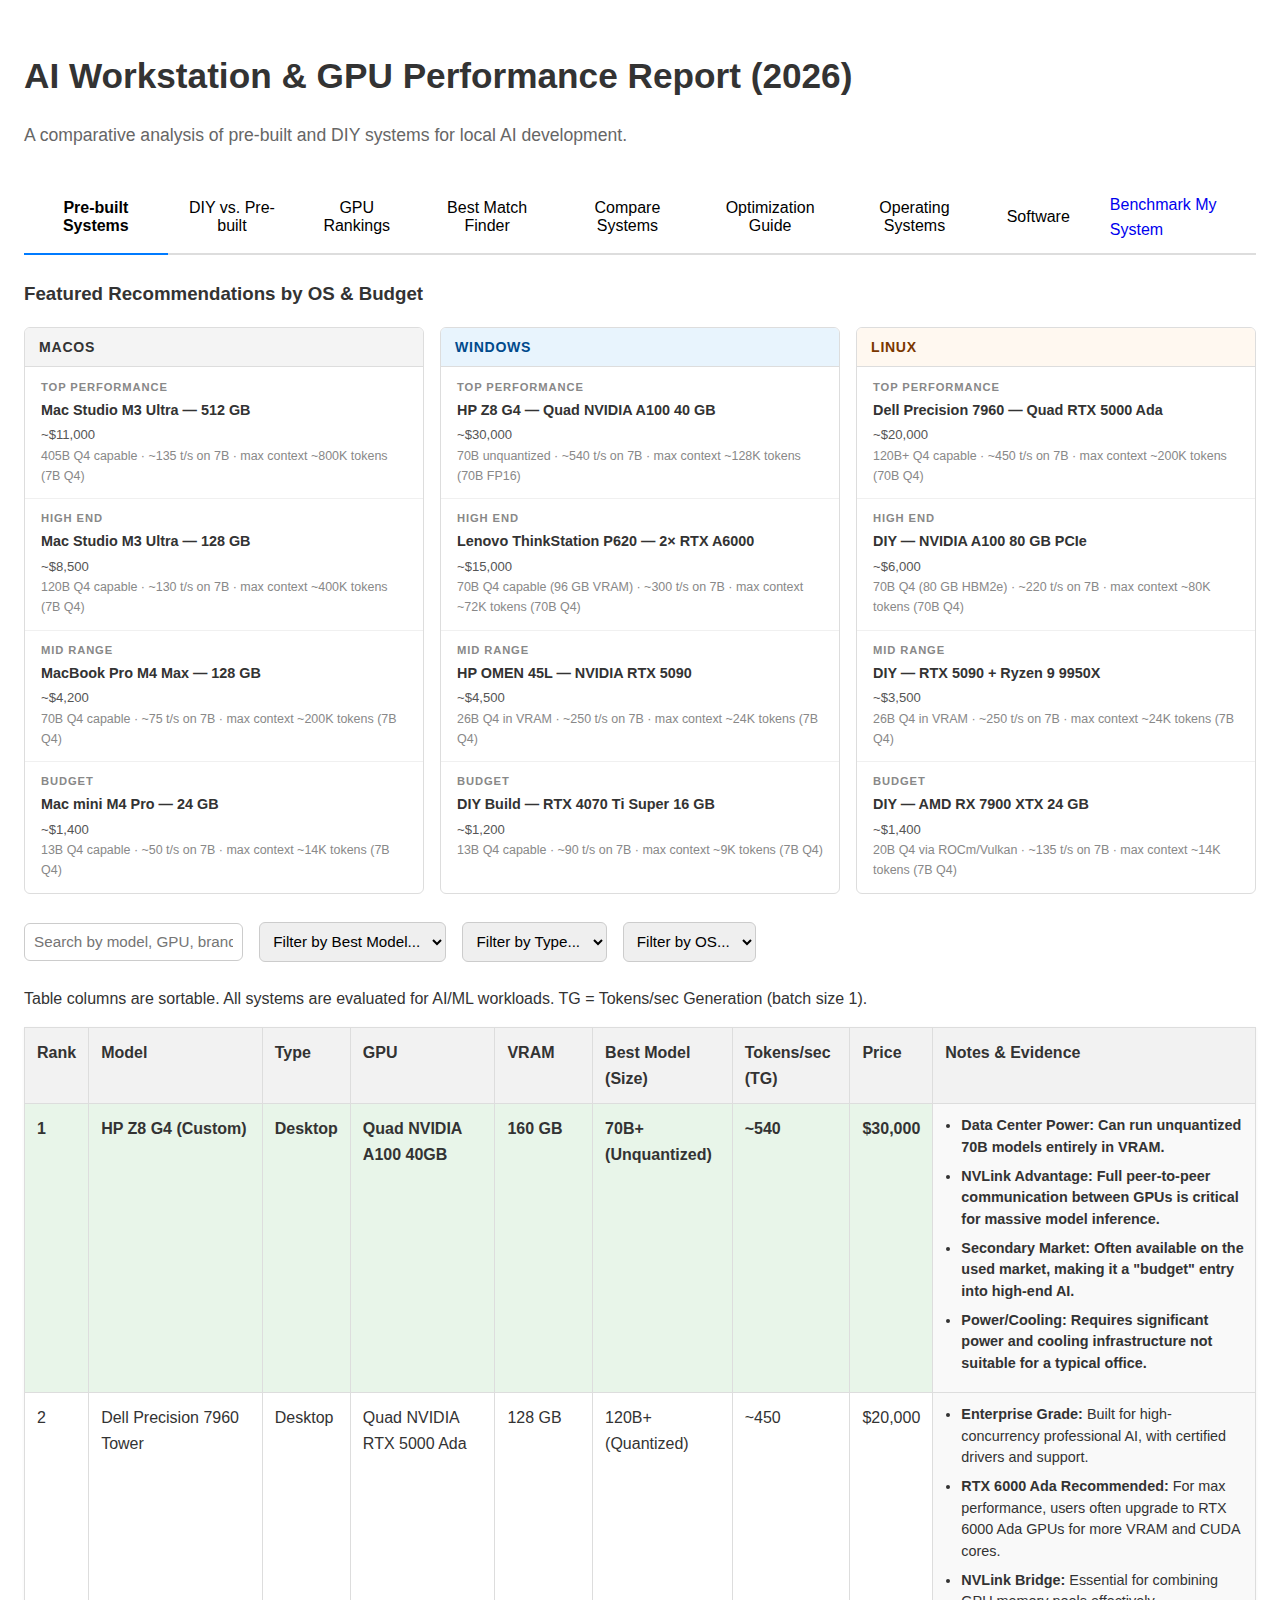
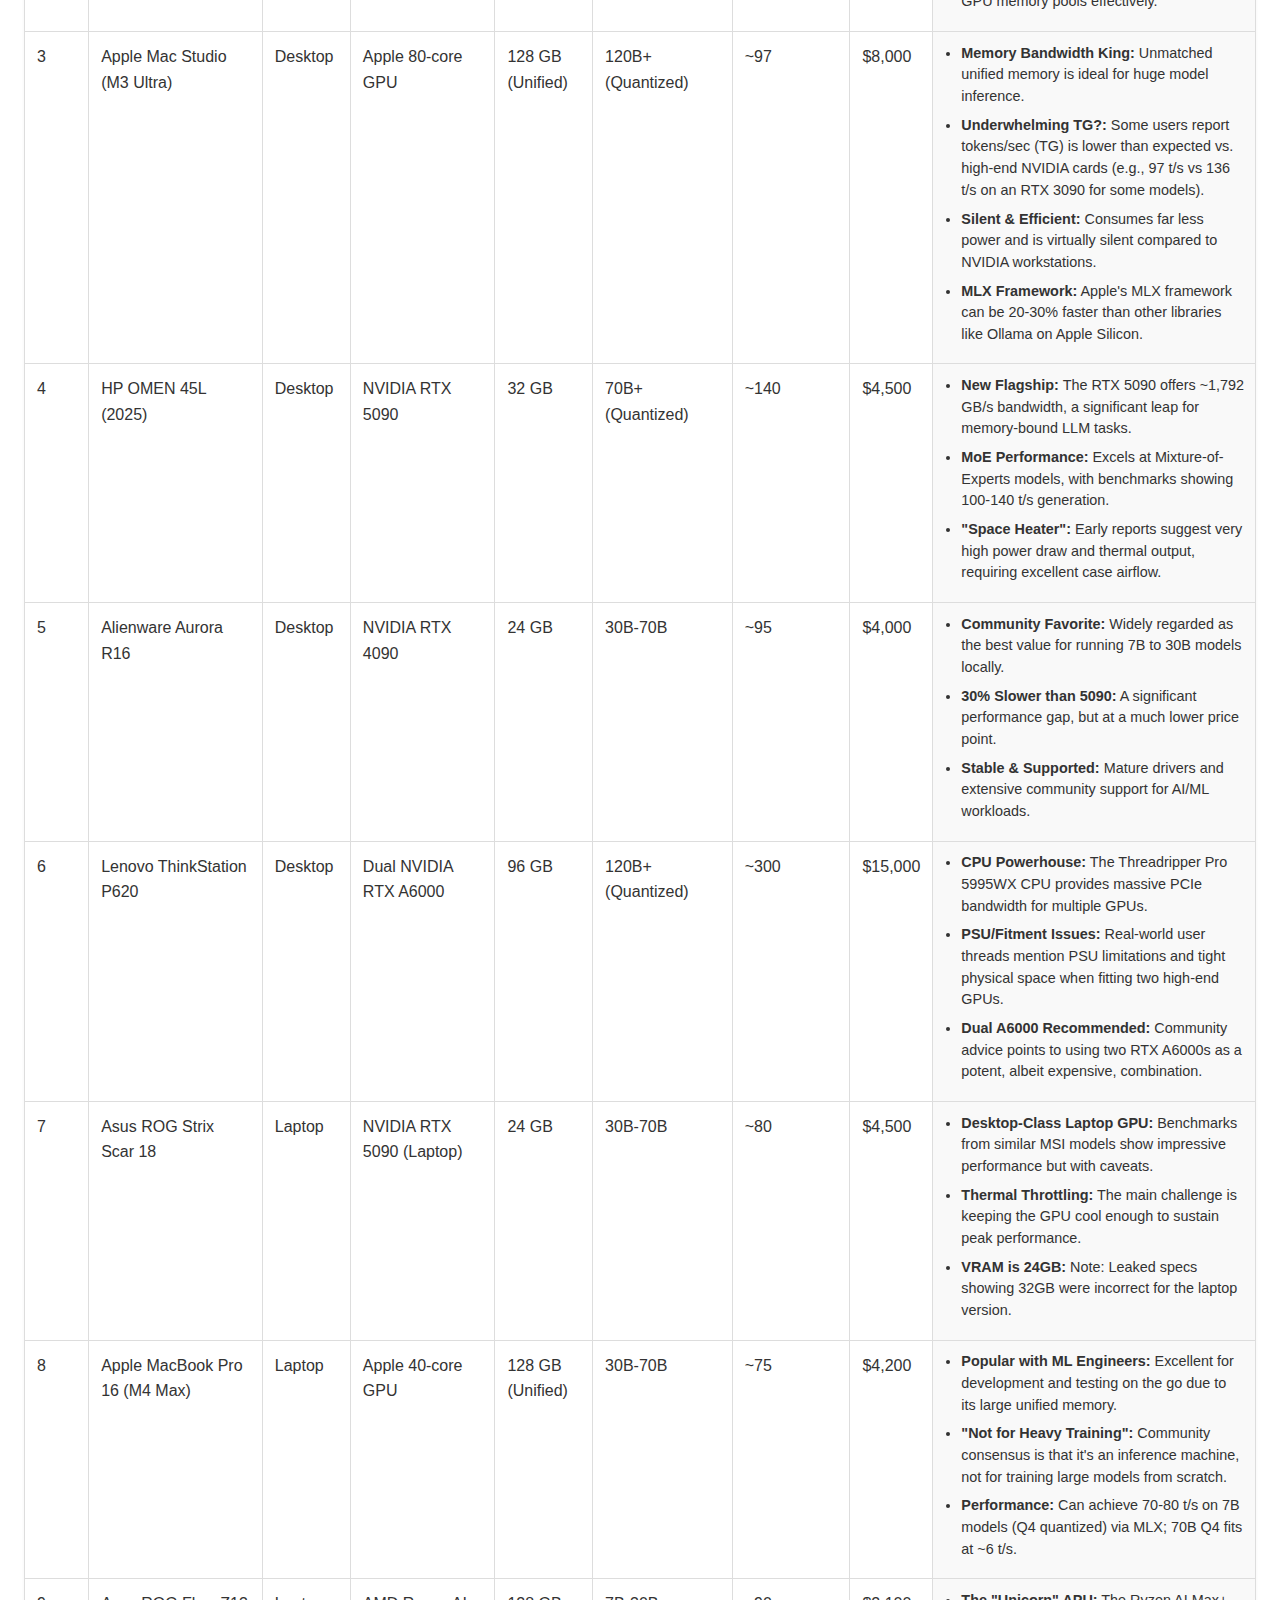
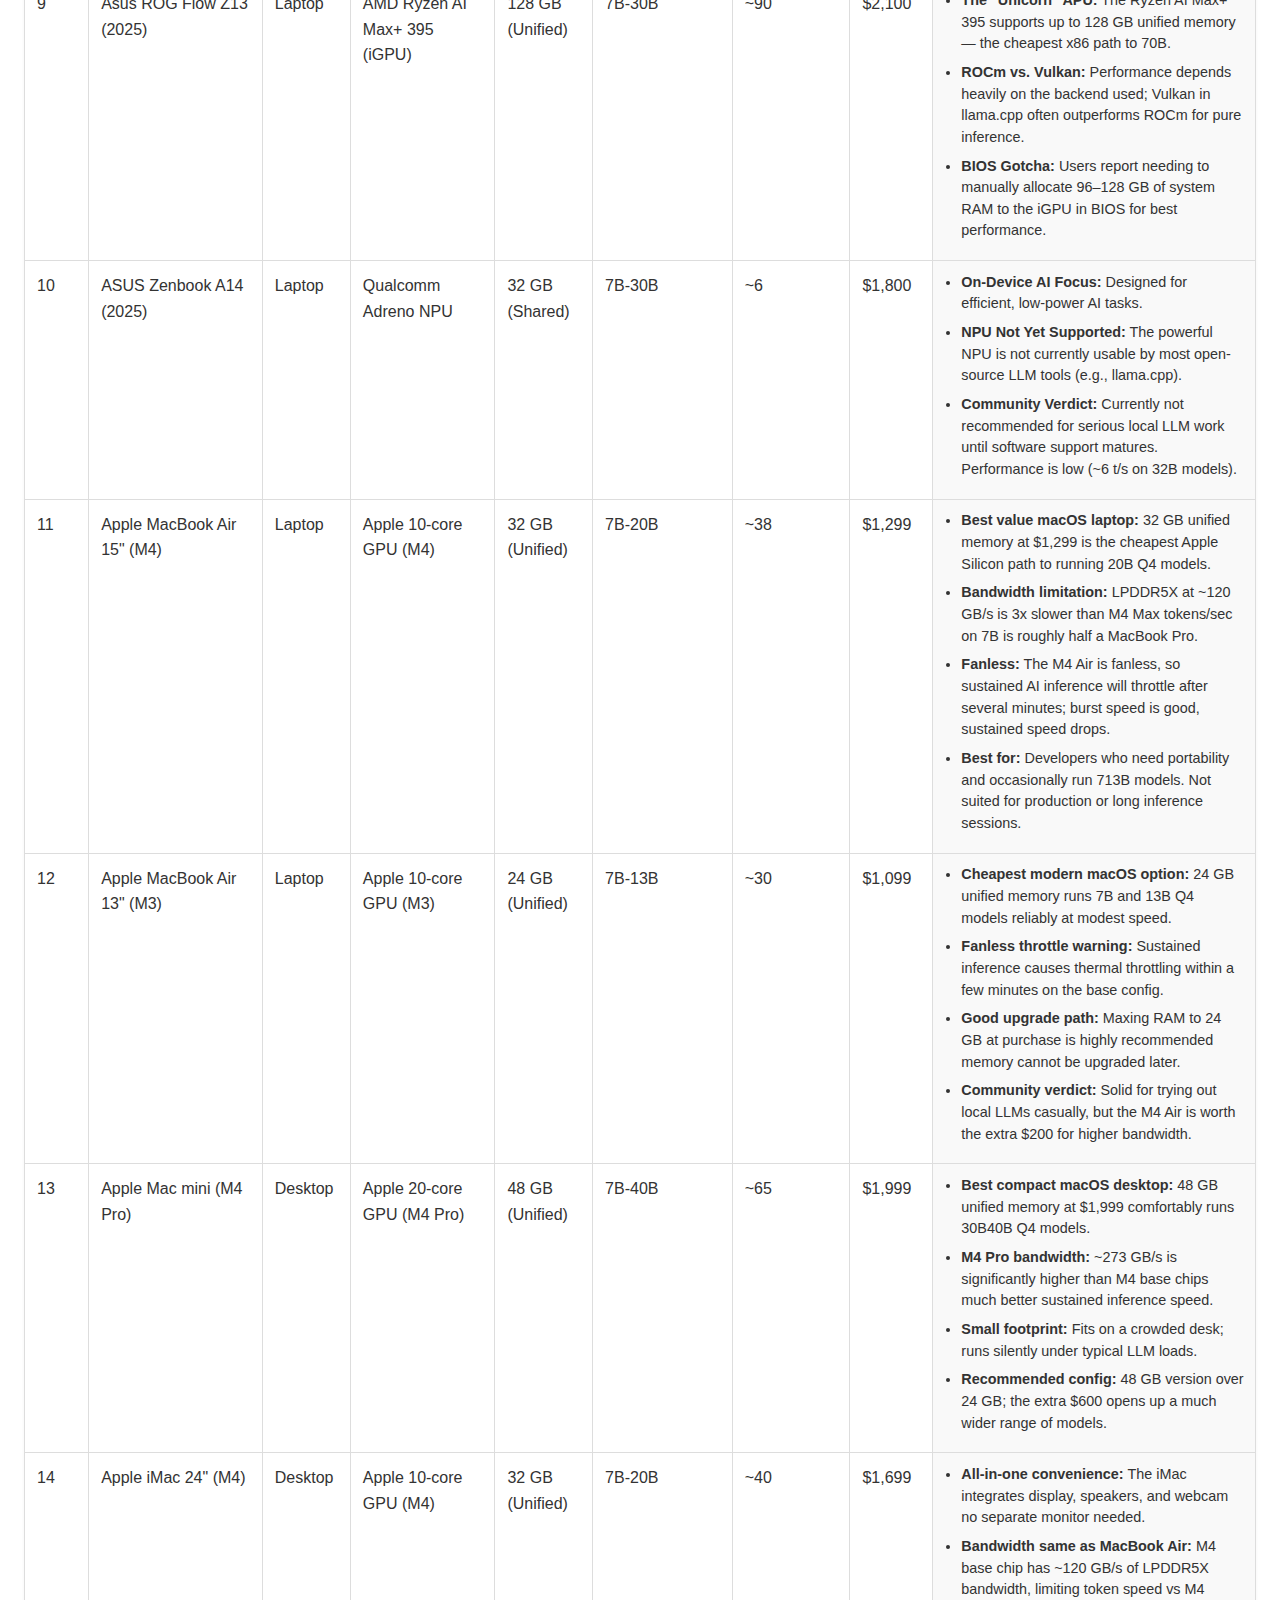
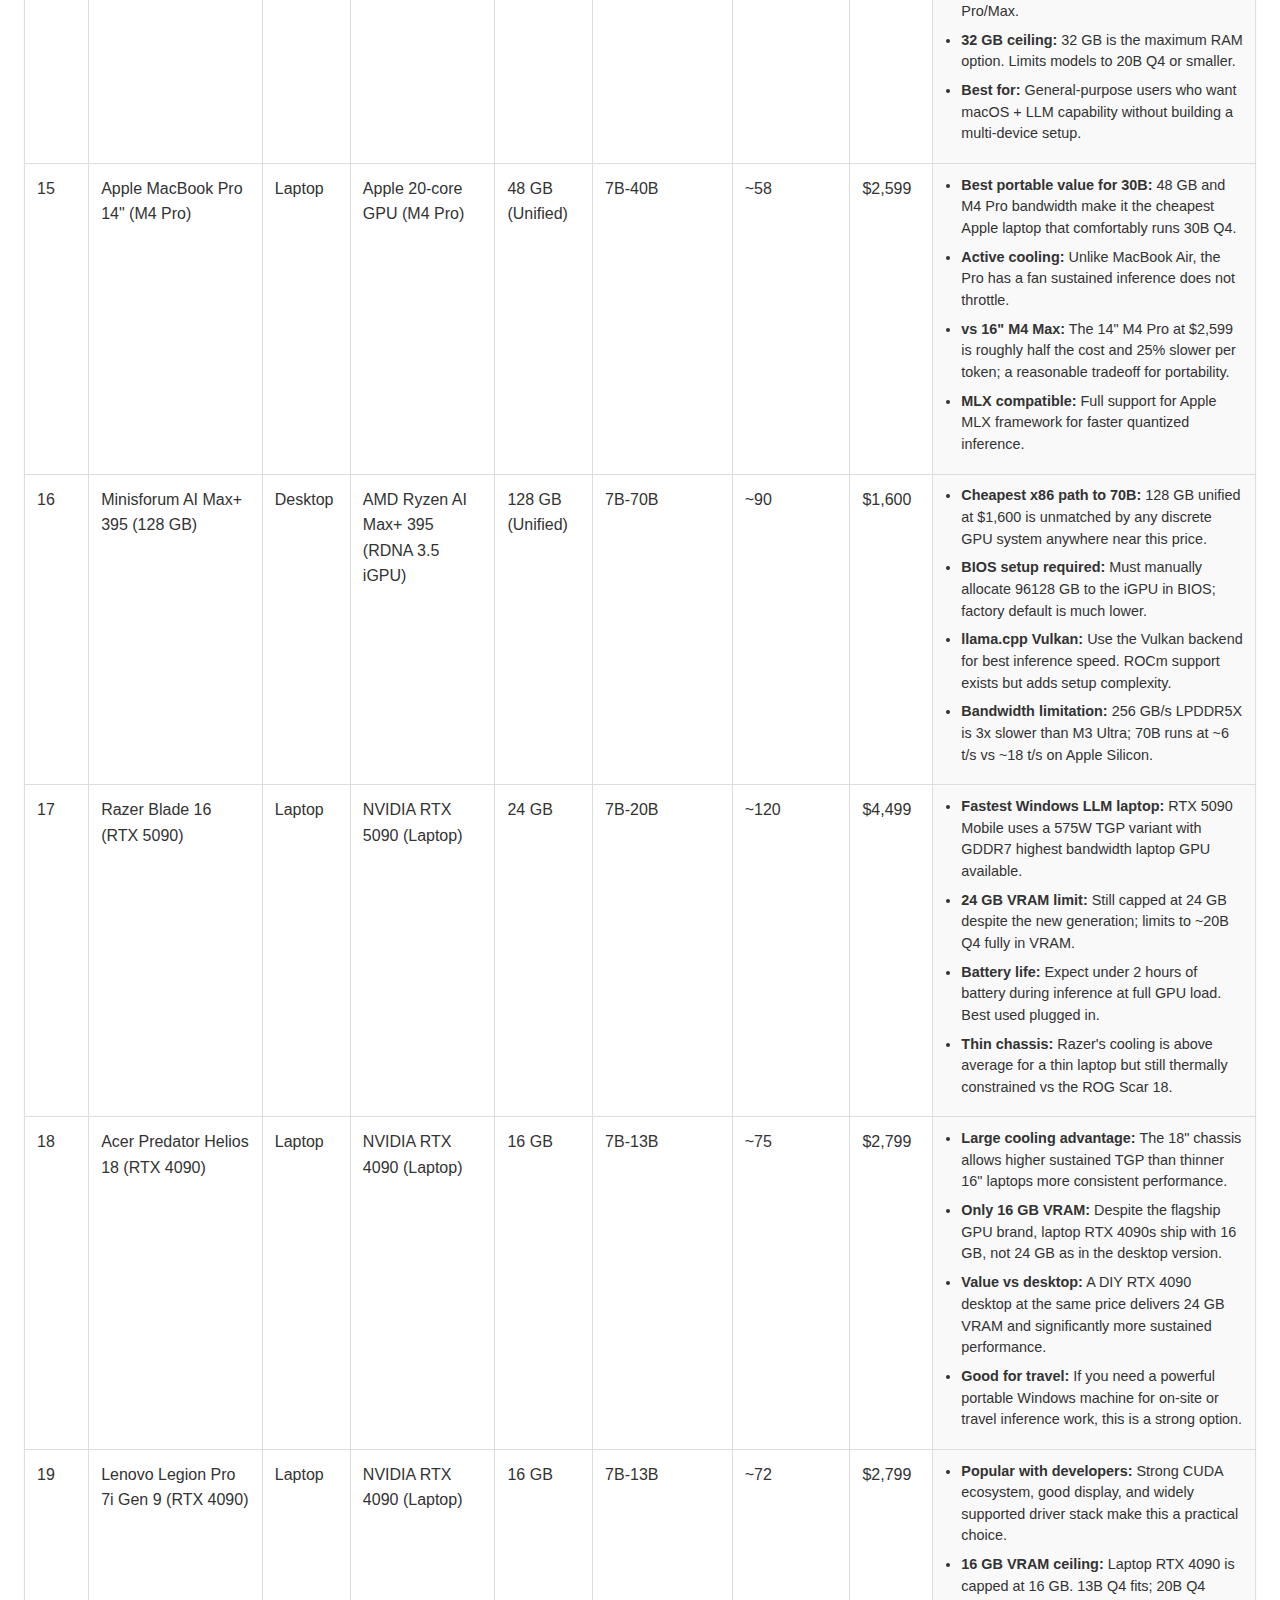
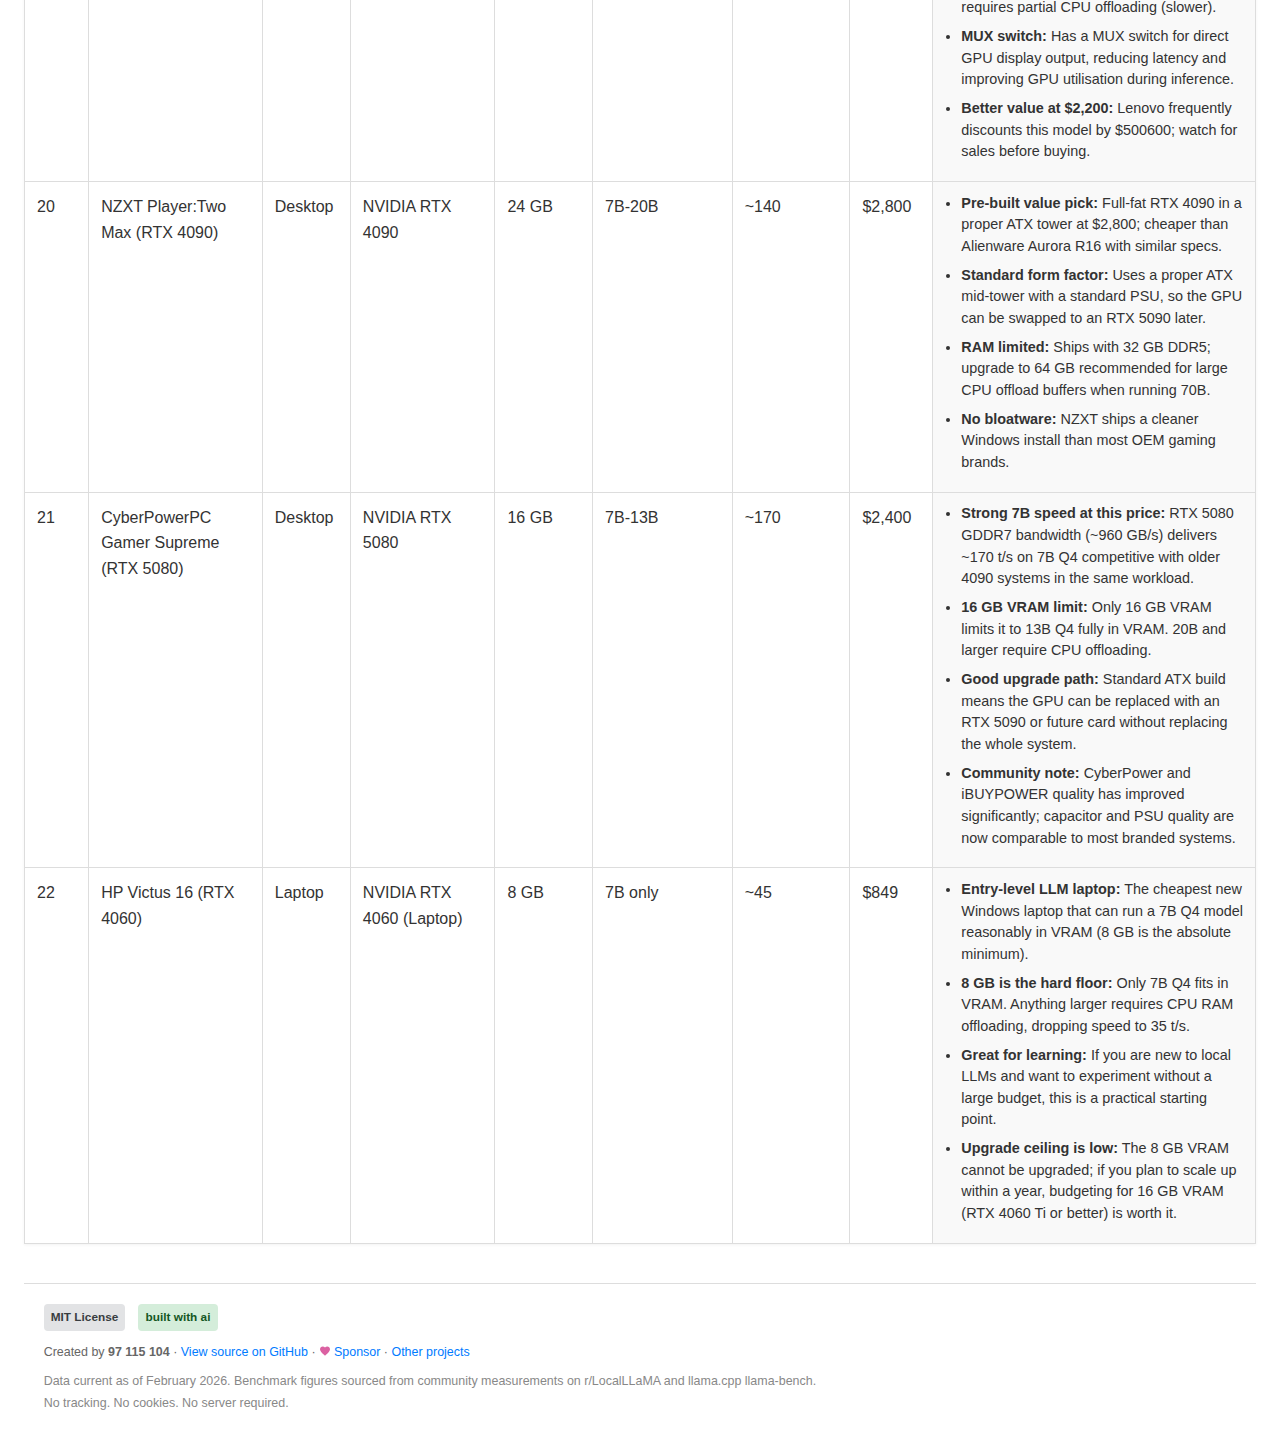
<file: index.html>
<!DOCTYPE html>
<html lang="en">
<head>
  <meta charset="UTF-8">
  <meta name="viewport" content="width=device-width, initial-scale=1.0">
  <title>AI Workstation & GPU Performance Report (2026)</title>
  <link rel="icon" type="image/svg+xml" href="assets/favicon.svg">
  <link rel="stylesheet" href="css/styles.css">

</head>
<body>

<!-- Mobile Notice -->
<div id="mobile-modal" style="display:none;position:fixed;bottom:0;left:0;right:0;background:#333;color:#fff;z-index:9999;padding:0.8em 1em;font-size:0.85em;text-align:center">
  <span>Rotate for best experience</span>
  <button onclick="document.getElementById('mobile-modal').style.display='none'" style="margin-left:1em;background:transparent;color:#fff;border:1px solid #fff;padding:0.3em 0.8em;border-radius:4px;font-size:0.85em;cursor:pointer">✕</button>
</div>
<script>
(function(){
  var isMobile = /Android|webOS|iPhone|iPad|iPod|BlackBerry|IEMobile|Opera Mini/i.test(navigator.userAgent) && window.innerWidth < 768;
  if(isMobile && window.innerWidth < window.innerHeight) document.getElementById('mobile-modal').style.display = 'flex';
})();
</script>

<header>
  <h1>AI Workstation & GPU Performance Report (2026)</h1>
  <p class="subtitle">A comparative analysis of pre-built and DIY systems for local AI development.</p>
</header>

<div class="tabs">
  <button class="tab-button active" onclick="openTab(event, 'prebuilt')">Pre-built Systems</button>
  <button class="tab-button" onclick="openTab(event, 'diy')">DIY vs. Pre-built</button>
  <button class="tab-button" onclick="openTab(event, 'gpus'); initGpuTab()">GPU Rankings</button>
  <button class="tab-button" onclick="openTab(event, 'bestmatch')">Best Match Finder</button>
  <button class="tab-button" onclick="openTab(event, 'compare')">Compare Systems</button>
  <button class="tab-button" onclick="openTab(event, 'optimization')">Optimization Guide</button>
  <button class="tab-button" onclick="openTab(event, 'opsystems')">Operating Systems</button>
  <button class="tab-button" onclick="openTab(event, 'software')">Software</button>
  <a href="benchmark.html" class="tab-button" style="text-decoration:none;margin-left:auto">Benchmark My System</a>
</div>

<div id="prebuilt" class="tab-content active">
  <div class="feat-section">
    <h3>Featured Recommendations by OS &amp; Budget</h3>
    <div class="feat-cols">
      <div class="feat-col">
        <div class="feat-header feat-macos">macOS</div>
        <div class="feat-card">
          <div class="feat-tier">Top Performance</div>
          <div class="feat-name">Mac Studio M3 Ultra &mdash; 512 GB</div>
          <div class="feat-price">~$11,000</div>
          <div class="feat-detail">405B Q4 capable &middot; ~135 t/s on 7B &middot; max context ~800K tokens (7B Q4)</div>
        </div>
        <div class="feat-card">
          <div class="feat-tier">High End</div>
          <div class="feat-name">Mac Studio M3 Ultra &mdash; 128 GB</div>
          <div class="feat-price">~$8,500</div>
          <div class="feat-detail">120B Q4 capable &middot; ~130 t/s on 7B &middot; max context ~400K tokens (7B Q4)</div>
        </div>
        <div class="feat-card">
          <div class="feat-tier">Mid Range</div>
          <div class="feat-name">MacBook Pro M4 Max &mdash; 128 GB</div>
          <div class="feat-price">~$4,200</div>
          <div class="feat-detail">70B Q4 capable &middot; ~75 t/s on 7B &middot; max context ~200K tokens (7B Q4)</div>
        </div>
        <div class="feat-card">
          <div class="feat-tier">Budget</div>
          <div class="feat-name">Mac mini M4 Pro &mdash; 24 GB</div>
          <div class="feat-price">~$1,400</div>
          <div class="feat-detail">13B Q4 capable &middot; ~50 t/s on 7B &middot; max context ~14K tokens (7B Q4)</div>
        </div>
      </div>
      <div class="feat-col">
        <div class="feat-header feat-windows">Windows</div>
        <div class="feat-card">
          <div class="feat-tier">Top Performance</div>
          <div class="feat-name">HP Z8 G4 &mdash; Quad NVIDIA A100 40 GB</div>
          <div class="feat-price">~$30,000</div>
          <div class="feat-detail">70B unquantized &middot; ~540 t/s on 7B &middot; max context ~128K tokens (70B FP16)</div>
        </div>
        <div class="feat-card">
          <div class="feat-tier">High End</div>
          <div class="feat-name">Lenovo ThinkStation P620 &mdash; 2&times; RTX A6000</div>
          <div class="feat-price">~$15,000</div>
          <div class="feat-detail">70B Q4 capable (96 GB VRAM) &middot; ~300 t/s on 7B &middot; max context ~72K tokens (70B Q4)</div>
        </div>
        <div class="feat-card">
          <div class="feat-tier">Mid Range</div>
          <div class="feat-name">HP OMEN 45L &mdash; NVIDIA RTX 5090</div>
          <div class="feat-price">~$4,500</div>
          <div class="feat-detail">26B Q4 in VRAM &middot; ~250 t/s on 7B &middot; max context ~24K tokens (7B Q4)</div>
        </div>
        <div class="feat-card">
          <div class="feat-tier">Budget</div>
          <div class="feat-name">DIY Build &mdash; RTX 4070 Ti Super 16 GB</div>
          <div class="feat-price">~$1,200</div>
          <div class="feat-detail">13B Q4 capable &middot; ~90 t/s on 7B &middot; max context ~9K tokens (7B Q4)</div>
        </div>
      </div>
      <div class="feat-col">
        <div class="feat-header feat-linux">Linux</div>
        <div class="feat-card">
          <div class="feat-tier">Top Performance</div>
          <div class="feat-name">Dell Precision 7960 &mdash; Quad RTX 5000 Ada</div>
          <div class="feat-price">~$20,000</div>
          <div class="feat-detail">120B+ Q4 capable &middot; ~450 t/s on 7B &middot; max context ~200K tokens (70B Q4)</div>
        </div>
        <div class="feat-card">
          <div class="feat-tier">High End</div>
          <div class="feat-name">DIY &mdash; NVIDIA A100 80 GB PCIe</div>
          <div class="feat-price">~$6,000</div>
          <div class="feat-detail">70B Q4 (80 GB HBM2e) &middot; ~220 t/s on 7B &middot; max context ~80K tokens (70B Q4)</div>
        </div>
        <div class="feat-card">
          <div class="feat-tier">Mid Range</div>
          <div class="feat-name">DIY &mdash; RTX 5090 + Ryzen 9 9950X</div>
          <div class="feat-price">~$3,500</div>
          <div class="feat-detail">26B Q4 in VRAM &middot; ~250 t/s on 7B &middot; max context ~24K tokens (7B Q4)</div>
        </div>
        <div class="feat-card">
          <div class="feat-tier">Budget</div>
          <div class="feat-name">DIY &mdash; AMD RX 7900 XTX 24 GB</div>
          <div class="feat-price">~$1,400</div>
          <div class="feat-detail">20B Q4 via ROCm/Vulkan &middot; ~135 t/s on 7B &middot; max context ~14K tokens (7B Q4)</div>
        </div>
      </div>
    </div>
  </div>

  <div id="controls">
    <input type="text" id="searchInput" onkeyup="filterTable()" placeholder="Search by model, GPU, brand...">
    <select id="modelFilter" onchange="filterTable()">
      <option value="">Filter by Best Model...</option>
      <option>70B+ (Unquantized)</option>
      <option>120B+ (Quantized)</option>
      <option>30B-70B</option>
      <option>7B-30B</option>
    </select>
    <select id="typeFilter" onchange="filterTable()">
      <option value="">Filter by Type...</option>
      <option>Desktop</option>
      <option>Laptop</option>
    </select>
    <select id="osFilter" onchange="filterTable()">
      <option value="">Filter by OS...</option>
      <option value="windows">Windows</option>
      <option value="macos">macOS</option>
      <option value="linux">Linux</option>
    </select>
  </div>
  <p>Table columns are sortable. All systems are evaluated for AI/ML workloads. TG = Tokens/sec Generation (batch size 1).</p>
  <div class="table-wrap">
  <table id="hardwareTable">
    <thead>
      <tr>
        <th onclick="sortTable(0)">Rank</th>
        <th onclick="sortTable(1)">Model</th>
        <th onclick="sortTable(2)">Type</th>
        <th onclick="sortTable(3)">GPU</th>
        <th onclick="sortTable(4)">VRAM</th>
        <th onclick="sortTable(5)">Best Model (Size)</th>
        <th onclick="sortTable(6)">Tokens/sec (TG)</th>
        <th onclick="sortTable(7)">Price</th>
        <th onclick="sortTable(8)">Notes &amp; Evidence</th>
      </tr>
    </thead>
    <tbody>
      <tr class="highlight-best" data-os="windows linux">
        <td>1</td>
        <td>HP Z8 G4 (Custom)</td>
        <td>Desktop</td>
        <td>Quad NVIDIA A100 40GB</td>
        <td>160 GB</td>
        <td>70B+ (Unquantized)</td>
        <td>~540</td>
        <td>$30,000</td>
        <td class="notes-cell"><ul>
          <li><strong>Data Center Power:</strong> Can run unquantized 70B models entirely in VRAM.</li>
          <li><strong>NVLink Advantage:</strong> Full peer-to-peer communication between GPUs is critical for massive model inference.</li>
          <li><strong>Secondary Market:</strong> Often available on the used market, making it a "budget" entry into high-end AI.</li>
          <li><strong>Power/Cooling:</strong> Requires significant power and cooling infrastructure not suitable for a typical office.</li>
        </ul></td>
      </tr>
      <tr data-os="windows linux">
        <td>2</td>
        <td>Dell Precision 7960 Tower</td>
        <td>Desktop</td>
        <td>Quad NVIDIA RTX 5000 Ada</td>
        <td>128 GB</td>
        <td>120B+ (Quantized)</td>
        <td>~450</td>
        <td>$20,000</td>
        <td class="notes-cell"><ul>
          <li><strong>Enterprise Grade:</strong> Built for high-concurrency professional AI, with certified drivers and support.</li>
          <li><strong>RTX 6000 Ada Recommended:</strong> For max performance, users often upgrade to RTX 6000 Ada GPUs for more VRAM and CUDA cores.</li>
          <li><strong>NVLink Bridge:</strong> Essential for combining GPU memory pools effectively.</li>
        </ul></td>
      </tr>
      <tr data-os="macos">
        <td>3</td>
        <td>Apple Mac Studio (M3 Ultra)</td>
        <td>Desktop</td>
        <td>Apple 80-core GPU</td>
        <td>128 GB (Unified)</td>
        <td>120B+ (Quantized)</td>
        <td>~97</td>
        <td>$8,000</td>
        <td class="notes-cell"><ul>
          <li><strong>Memory Bandwidth King:</strong> Unmatched unified memory is ideal for huge model inference.</li>
          <li><strong>Underwhelming TG?:</strong> Some users report tokens/sec (TG) is lower than expected vs. high-end NVIDIA cards (e.g., 97 t/s vs 136 t/s on an RTX 3090 for some models).</li>
          <li><strong>Silent &amp; Efficient:</strong> Consumes far less power and is virtually silent compared to NVIDIA workstations.</li>
          <li><strong>MLX Framework:</strong> Apple's MLX framework can be 20-30% faster than other libraries like Ollama on Apple Silicon.</li>
        </ul></td>
      </tr>
      <tr data-os="windows">
        <td>4</td>
        <td>HP OMEN 45L (2025)</td>
        <td>Desktop</td>
        <td>NVIDIA RTX 5090</td>
        <td>32 GB</td>
        <td>70B+ (Quantized)</td>
        <td>~140</td>
        <td>$4,500</td>
        <td class="notes-cell"><ul>
          <li><strong>New Flagship:</strong> The RTX 5090 offers ~1,792 GB/s bandwidth, a significant leap for memory-bound LLM tasks.</li>
          <li><strong>MoE Performance:</strong> Excels at Mixture-of-Experts models, with benchmarks showing 100-140 t/s generation.</li>
          <li><strong>"Space Heater":</strong> Early reports suggest very high power draw and thermal output, requiring excellent case airflow.</li>
        </ul></td>
      </tr>
      <tr data-os="windows">
        <td>5</td>
        <td>Alienware Aurora R16</td>
        <td>Desktop</td>
        <td>NVIDIA RTX 4090</td>
        <td>24 GB</td>
        <td>30B-70B</td>
        <td>~95</td>
        <td>$4,000</td>
        <td class="notes-cell"><ul>
          <li><strong>Community Favorite:</strong> Widely regarded as the best value for running 7B to 30B models locally.</li>
          <li><strong>30% Slower than 5090:</strong> A significant performance gap, but at a much lower price point.</li>
          <li><strong>Stable &amp; Supported:</strong> Mature drivers and extensive community support for AI/ML workloads.</li>
        </ul></td>
      </tr>
      <tr data-os="windows linux">
        <td>6</td>
        <td>Lenovo ThinkStation P620</td>
        <td>Desktop</td>
        <td>Dual NVIDIA RTX A6000</td>
        <td>96 GB</td>
        <td>120B+ (Quantized)</td>
        <td>~300</td>
        <td>$15,000</td>
        <td class="notes-cell"><ul>
            <li><strong>CPU Powerhouse:</strong> The Threadripper Pro 5995WX CPU provides massive PCIe bandwidth for multiple GPUs.</li>
            <li><strong>PSU/Fitment Issues:</strong> Real-world user threads mention PSU limitations and tight physical space when fitting two high-end GPUs.</li>
            <li><strong>Dual A6000 Recommended:</strong> Community advice points to using two RTX A6000s as a potent, albeit expensive, combination.</li>
        </ul></td>
      </tr>
      <tr data-os="windows">
        <td>7</td>
        <td>Asus ROG Strix Scar 18</td>
        <td>Laptop</td>
        <td>NVIDIA RTX 5090 (Laptop)</td>
        <td>24 GB</td>
        <td>30B-70B</td>
        <td>~80</td>
        <td>$4,500</td>
        <td class="notes-cell"><ul>
            <li><strong>Desktop-Class Laptop GPU:</strong> Benchmarks from similar MSI models show impressive performance but with caveats.</li>
            <li><strong>Thermal Throttling:</strong> The main challenge is keeping the GPU cool enough to sustain peak performance.</li>
            <li><strong>VRAM is 24GB:</strong> Note: Leaked specs showing 32GB were incorrect for the laptop version.</li>
        </ul></td>
      </tr>
      <tr data-os="macos">
        <td>8</td>
        <td>Apple MacBook Pro 16 (M4 Max)</td>
        <td>Laptop</td>
        <td>Apple 40-core GPU</td>
        <td>128 GB (Unified)</td>
        <td>30B-70B</td>
        <td>~75</td>
        <td>$4,200</td>
        <td class="notes-cell"><ul>
            <li><strong>Popular with ML Engineers:</strong> Excellent for development and testing on the go due to its large unified memory.</li>
            <li><strong>"Not for Heavy Training":</strong> Community consensus is that it's an inference machine, not for training large models from scratch.</li>
            <li><strong>Performance:</strong> Can achieve 70-80 t/s on 7B models (Q4 quantized) via MLX; 70B Q4 fits at ~6 t/s.</li>
        </ul></td>
      </tr>
      <tr data-os="windows linux">
        <td>9</td>
        <td>Asus ROG Flow Z13 (2025)</td>
        <td>Laptop</td>
        <td>AMD Ryzen AI Max+ 395 (iGPU)</td>
        <td>128 GB (Unified)</td>
        <td>7B-30B</td>
        <td>~90</td>
        <td>$2,100</td>
        <td class="notes-cell"><ul>
            <li><strong>The "Unicorn" APU:</strong> The Ryzen AI Max+ 395 supports up to 128 GB unified memory — the cheapest x86 path to 70B.</li>
            <li><strong>ROCm vs. Vulkan:</strong> Performance depends heavily on the backend used; Vulkan in llama.cpp often outperforms ROCm for pure inference.</li>
            <li><strong>BIOS Gotcha:</strong> Users report needing to manually allocate 96–128 GB of system RAM to the iGPU in BIOS for best performance.</li>
        </ul></td>
      </tr>
      <tr data-os="windows">
        <td>10</td>
        <td>ASUS Zenbook A14 (2025)</td>
        <td>Laptop</td>
        <td>Qualcomm Adreno NPU</td>
        <td>32 GB (Shared)</td>
        <td>7B-30B</td>
        <td>~6</td>
        <td>$1,800</td>
        <td class="notes-cell"><ul>
            <li><strong>On-Device AI Focus:</strong> Designed for efficient, low-power AI tasks.</li>
            <li><strong>NPU Not Yet Supported:</strong> The powerful NPU is not currently usable by most open-source LLM tools (e.g., llama.cpp).</li>
            <li><strong>Community Verdict:</strong> Currently not recommended for serious local LLM work until software support matures. Performance is low (~6 t/s on 32B models).</li>
        </ul></td>
      </tr>
      <tr data-os="macos">
        <td>11</td>
        <td>Apple MacBook Air 15" (M4)</td>
        <td>Laptop</td>
        <td>Apple 10-core GPU (M4)</td>
        <td>32 GB (Unified)</td>
        <td>7B-20B</td>
        <td>~38</td>
        <td>$1,299</td>
        <td class="notes-cell"><ul>
          <li><strong>Best value macOS laptop:</strong> 32 GB unified memory at $1,299 is the cheapest Apple Silicon path to running 20B Q4 models.</li>
          <li><strong>Bandwidth limitation:</strong> LPDDR5X at ~120 GB/s is 3x slower than M4 Max  tokens/sec on 7B is roughly half a MacBook Pro.</li>
          <li><strong>Fanless:</strong> The M4 Air is fanless, so sustained AI inference will throttle after several minutes; burst speed is good, sustained speed drops.</li>
          <li><strong>Best for:</strong> Developers who need portability and occasionally run 713B models. Not suited for production or long inference sessions.</li>
        </ul></td>
      </tr>
      <tr data-os="macos">
        <td>12</td>
        <td>Apple MacBook Air 13" (M3)</td>
        <td>Laptop</td>
        <td>Apple 10-core GPU (M3)</td>
        <td>24 GB (Unified)</td>
        <td>7B-13B</td>
        <td>~30</td>
        <td>$1,099</td>
        <td class="notes-cell"><ul>
          <li><strong>Cheapest modern macOS option:</strong> 24 GB unified memory runs 7B and 13B Q4 models reliably at modest speed.</li>
          <li><strong>Fanless throttle warning:</strong> Sustained inference causes thermal throttling within a few minutes on the base config.</li>
          <li><strong>Good upgrade path:</strong> Maxing RAM to 24 GB at purchase is highly recommended  memory cannot be upgraded later.</li>
          <li><strong>Community verdict:</strong> Solid for trying out local LLMs casually, but the M4 Air is worth the extra $200 for higher bandwidth.</li>
        </ul></td>
      </tr>
      <tr data-os="macos">
        <td>13</td>
        <td>Apple Mac mini (M4 Pro)</td>
        <td>Desktop</td>
        <td>Apple 20-core GPU (M4 Pro)</td>
        <td>48 GB (Unified)</td>
        <td>7B-40B</td>
        <td>~65</td>
        <td>$1,999</td>
        <td class="notes-cell"><ul>
          <li><strong>Best compact macOS desktop:</strong> 48 GB unified memory at $1,999 comfortably runs 30B40B Q4 models.</li>
          <li><strong>M4 Pro bandwidth:</strong> ~273 GB/s is significantly higher than M4 base chips  much better sustained inference speed.</li>
          <li><strong>Small footprint:</strong> Fits on a crowded desk; runs silently under typical LLM loads.</li>
          <li><strong>Recommended config:</strong> 48 GB version over 24 GB; the extra $600 opens up a much wider range of models.</li>
        </ul></td>
      </tr>
      <tr data-os="macos">
        <td>14</td>
        <td>Apple iMac 24" (M4)</td>
        <td>Desktop</td>
        <td>Apple 10-core GPU (M4)</td>
        <td>32 GB (Unified)</td>
        <td>7B-20B</td>
        <td>~40</td>
        <td>$1,699</td>
        <td class="notes-cell"><ul>
          <li><strong>All-in-one convenience:</strong> The iMac integrates display, speakers, and webcam  no separate monitor needed.</li>
          <li><strong>Bandwidth same as MacBook Air:</strong> M4 base chip has ~120 GB/s of LPDDR5X bandwidth, limiting token speed vs M4 Pro/Max.</li>
          <li><strong>32 GB ceiling:</strong> 32 GB is the maximum RAM option. Limits models to 20B Q4 or smaller.</li>
          <li><strong>Best for:</strong> General-purpose users who want macOS + LLM capability without building a multi-device setup.</li>
        </ul></td>
      </tr>
      <tr data-os="macos">
        <td>15</td>
        <td>Apple MacBook Pro 14" (M4 Pro)</td>
        <td>Laptop</td>
        <td>Apple 20-core GPU (M4 Pro)</td>
        <td>48 GB (Unified)</td>
        <td>7B-40B</td>
        <td>~58</td>
        <td>$2,599</td>
        <td class="notes-cell"><ul>
          <li><strong>Best portable value for 30B:</strong> 48 GB and M4 Pro bandwidth make it the cheapest Apple laptop that comfortably runs 30B Q4.</li>
          <li><strong>Active cooling:</strong> Unlike MacBook Air, the Pro has a fan  sustained inference does not throttle.</li>
          <li><strong>vs 16" M4 Max:</strong> The 14" M4 Pro at $2,599 is roughly half the cost and 25% slower per token; a reasonable tradeoff for portability.</li>
          <li><strong>MLX compatible:</strong> Full support for Apple MLX framework for faster quantized inference.</li>
        </ul></td>
      </tr>
      <tr data-os="windows linux">
        <td>16</td>
        <td>Minisforum AI Max+ 395 (128 GB)</td>
        <td>Desktop</td>
        <td>AMD Ryzen AI Max+ 395 (RDNA 3.5 iGPU)</td>
        <td>128 GB (Unified)</td>
        <td>7B-70B</td>
        <td>~90</td>
        <td>$1,600</td>
        <td class="notes-cell"><ul>
          <li><strong>Cheapest x86 path to 70B:</strong> 128 GB unified at $1,600 is unmatched by any discrete GPU system anywhere near this price.</li>
          <li><strong>BIOS setup required:</strong> Must manually allocate 96128 GB to the iGPU in BIOS; factory default is much lower.</li>
          <li><strong>llama.cpp Vulkan:</strong> Use the Vulkan backend for best inference speed. ROCm support exists but adds setup complexity.</li>
          <li><strong>Bandwidth limitation:</strong> 256 GB/s LPDDR5X is 3x slower than M3 Ultra; 70B runs at ~6 t/s vs ~18 t/s on Apple Silicon.</li>
        </ul></td>
      </tr>
      <tr data-os="windows">
        <td>17</td>
        <td>Razer Blade 16 (RTX 5090)</td>
        <td>Laptop</td>
        <td>NVIDIA RTX 5090 (Laptop)</td>
        <td>24 GB</td>
        <td>7B-20B</td>
        <td>~120</td>
        <td>$4,499</td>
        <td class="notes-cell"><ul>
          <li><strong>Fastest Windows LLM laptop:</strong> RTX 5090 Mobile uses a 575W TGP variant with GDDR7  highest bandwidth laptop GPU available.</li>
          <li><strong>24 GB VRAM limit:</strong> Still capped at 24 GB despite the new generation; limits to ~20B Q4 fully in VRAM.</li>
          <li><strong>Battery life:</strong> Expect under 2 hours of battery during inference at full GPU load. Best used plugged in.</li>
          <li><strong>Thin chassis:</strong> Razer's cooling is above average for a thin laptop but still thermally constrained vs the ROG Scar 18.</li>
        </ul></td>
      </tr>
      <tr data-os="windows">
        <td>18</td>
        <td>Acer Predator Helios 18 (RTX 4090)</td>
        <td>Laptop</td>
        <td>NVIDIA RTX 4090 (Laptop)</td>
        <td>16 GB</td>
        <td>7B-13B</td>
        <td>~75</td>
        <td>$2,799</td>
        <td class="notes-cell"><ul>
          <li><strong>Large cooling advantage:</strong> The 18" chassis allows higher sustained TGP than thinner 16" laptops  more consistent performance.</li>
          <li><strong>Only 16 GB VRAM:</strong> Despite the flagship GPU brand, laptop RTX 4090s ship with 16 GB, not 24 GB as in the desktop version.</li>
          <li><strong>Value vs desktop:</strong> A DIY RTX 4090 desktop at the same price delivers 24 GB VRAM and significantly more sustained performance.</li>
          <li><strong>Good for travel:</strong> If you need a powerful portable Windows machine for on-site or travel inference work, this is a strong option.</li>
        </ul></td>
      </tr>
      <tr data-os="windows">
        <td>19</td>
        <td>Lenovo Legion Pro 7i Gen 9 (RTX 4090)</td>
        <td>Laptop</td>
        <td>NVIDIA RTX 4090 (Laptop)</td>
        <td>16 GB</td>
        <td>7B-13B</td>
        <td>~72</td>
        <td>$2,799</td>
        <td class="notes-cell"><ul>
          <li><strong>Popular with developers:</strong> Strong CUDA ecosystem, good display, and widely supported driver stack make this a practical choice.</li>
          <li><strong>16 GB VRAM ceiling:</strong> Laptop RTX 4090 is capped at 16 GB. 13B Q4 fits; 20B Q4 requires partial CPU offloading (slower).</li>
          <li><strong>MUX switch:</strong> Has a MUX switch for direct GPU display output, reducing latency and improving GPU utilisation during inference.</li>
          <li><strong>Better value at $2,200:</strong> Lenovo frequently discounts this model by $500600; watch for sales before buying.</li>
        </ul></td>
      </tr>
      <tr data-os="windows linux">
        <td>20</td>
        <td>NZXT Player:Two Max (RTX 4090)</td>
        <td>Desktop</td>
        <td>NVIDIA RTX 4090</td>
        <td>24 GB</td>
        <td>7B-20B</td>
        <td>~140</td>
        <td>$2,800</td>
        <td class="notes-cell"><ul>
          <li><strong>Pre-built value pick:</strong> Full-fat RTX 4090 in a proper ATX tower at $2,800; cheaper than Alienware Aurora R16 with similar specs.</li>
          <li><strong>Standard form factor:</strong> Uses a proper ATX mid-tower with a standard PSU, so the GPU can be swapped to an RTX 5090 later.</li>
          <li><strong>RAM limited:</strong> Ships with 32 GB DDR5; upgrade to 64 GB recommended for large CPU offload buffers when running 70B.</li>
          <li><strong>No bloatware:</strong> NZXT ships a cleaner Windows install than most OEM gaming brands.</li>
        </ul></td>
      </tr>
      <tr data-os="windows linux">
        <td>21</td>
        <td>CyberPowerPC Gamer Supreme (RTX 5080)</td>
        <td>Desktop</td>
        <td>NVIDIA RTX 5080</td>
        <td>16 GB</td>
        <td>7B-13B</td>
        <td>~170</td>
        <td>$2,400</td>
        <td class="notes-cell"><ul>
          <li><strong>Strong 7B speed at this price:</strong> RTX 5080 GDDR7 bandwidth (~960 GB/s) delivers ~170 t/s on 7B Q4  competitive with older 4090 systems in the same workload.</li>
          <li><strong>16 GB VRAM limit:</strong> Only 16 GB VRAM limits it to 13B Q4 fully in VRAM. 20B and larger require CPU offloading.</li>
          <li><strong>Good upgrade path:</strong> Standard ATX build means the GPU can be replaced with an RTX 5090 or future card without replacing the whole system.</li>
          <li><strong>Community note:</strong> CyberPower and iBUYPOWER quality has improved significantly; capacitor and PSU quality are now comparable to most branded systems.</li>
        </ul></td>
      </tr>
      <tr data-os="windows linux">
        <td>22</td>
        <td>HP Victus 16 (RTX 4060)</td>
        <td>Laptop</td>
        <td>NVIDIA RTX 4060 (Laptop)</td>
        <td>8 GB</td>
        <td>7B only</td>
        <td>~45</td>
        <td>$849</td>
        <td class="notes-cell"><ul>
          <li><strong>Entry-level LLM laptop:</strong> The cheapest new Windows laptop that can run a 7B Q4 model reasonably in VRAM (8 GB is the absolute minimum).</li>
          <li><strong>8 GB is the hard floor:</strong> Only 7B Q4 fits in VRAM. Anything larger requires CPU RAM offloading, dropping speed to 35 t/s.</li>
          <li><strong>Great for learning:</strong> If you are new to local LLMs and want to experiment without a large budget, this is a practical starting point.</li>
          <li><strong>Upgrade ceiling is low:</strong> The 8 GB VRAM cannot be upgraded; if you plan to scale up within a year, budgeting for 16 GB VRAM (RTX 4060 Ti or better) is worth it.</li>
        </ul></td>
      </tr>    </tbody>
  </table>
</div>
</div>

<div id="diy" class="tab-content">
  <h3 style="margin-top:0">DIY Build Guides by Model Target &amp; Budget</h3>
  <p style="margin-top:-0.4em;color:#555;font-size:0.94em;margin-bottom:1em">Use the filters to narrow builds by what model size you want to run and your budget range. Prices are estimates as of early 2026; GPU prices shift frequently.</p>
  <div class="diy-controls">
    <label style="font-size:0.9em;font-weight:600">Target model:</label>
    <select id="diyTargetFilter" onchange="filterDiy()">
      <option value="">Any model size</option>
      <option value="7b">7B+</option>
      <option value="20b">20B+</option>
      <option value="70b">70B+</option>
      <option value="120b">120B+</option>
    </select>
    <label style="font-size:0.9em;font-weight:600">Budget:</label>
    <select id="diyBudgetFilter" onchange="filterDiy()">
      <option value="">Any budget</option>
      <option value="budget">Budget ($600-$1,500)</option>
      <option value="mid">Mid-range ($1,500-$3,500)</option>
      <option value="high">High-end ($3,500-$8,000)</option>
      <option value="pro">Pro / Extreme ($8,000+)</option>
    </select>
  </div>
  <div class="diy-grid" id="diyGrid">

    <div class="diy-card" data-tier="budget" data-target="7b">
      <div class="diy-card-title">The 7B Daily Driver</div>
      <div class="diy-card-sub">Best 7-13B performance under $1,000</div>
      <div class="diy-spec-row"><span>GPU</span><span>NVIDIA RTX 4060 Ti 16 GB</span></div>
      <div class="diy-spec-row"><span>CPU</span><span>Intel Core i5-13400 (10-core)</span></div>
      <div class="diy-spec-row"><span>RAM</span><span>32 GB DDR5-5200</span></div>
      <div class="diy-spec-row"><span>Storage</span><span>1 TB NVMe Gen4</span></div>
      <div class="diy-spec-row"><span>PSU</span><span>650W 80+ Gold</span></div>
      <div class="diy-spec-row"><span>Est. Cost</span><span><strong>~$850</strong></span></div>
      <div class="diy-spec-row"><span>Max model (VRAM)</span><span>13B Q4 in VRAM</span></div>
      <div class="diy-spec-row"><span>7B TG speed</span><span>~75 t/s</span></div>
      <div class="diy-savings-bar">
        <span class="diy-savings-pct">Save ~29%</span>
        <span class="diy-savings-vs">vs HP Victus 16 RTX 4060 Ti (~$1,200 pre-built)</span>
      </div>
      <span class="diy-badge diy-badge-budget">Budget</span>
      <p style="font-size:0.8em;color:#555;margin:0.6em 0 0">16 GB GDDR6 - best value VRAM for price. 7B and 13B Q4 models run fully in VRAM. Use ExLlamaV2 for maximum speed on CUDA.</p>
    </div>

    <div class="diy-card" data-tier="budget" data-target="7b">
      <div class="diy-card-title">The AMD Value Build</div>
      <div class="diy-card-sub">Best ROCm/Vulkan inference under $1,100</div>
      <div class="diy-spec-row"><span>GPU</span><span>AMD RX 7900 GRE 16 GB</span></div>
      <div class="diy-spec-row"><span>CPU</span><span>AMD Ryzen 5 7600 (6-core)</span></div>
      <div class="diy-spec-row"><span>RAM</span><span>32 GB DDR5-6000</span></div>
      <div class="diy-spec-row"><span>Storage</span><span>1 TB NVMe Gen4</span></div>
      <div class="diy-spec-row"><span>PSU</span><span>650W 80+ Gold</span></div>
      <div class="diy-spec-row"><span>Est. Cost</span><span><strong>~$950</strong></span></div>
      <div class="diy-spec-row"><span>Max model (VRAM)</span><span>13B Q4 in VRAM</span></div>
      <div class="diy-spec-row"><span>7B TG speed</span><span>~80 t/s (Vulkan)</span></div>
      <div class="diy-savings-bar">
        <span class="diy-savings-pct">Save ~32%</span>
        <span class="diy-savings-vs">vs HP Victus 16 RX 7800 XT (~$1,400 pre-built)</span>
      </div>
      <span class="diy-badge diy-badge-budget">Budget</span>
      <p style="font-size:0.8em;color:#555;margin:0.6em 0 0">RX 7900 GRE has 576 GB/s bandwidth and 16 GB VRAM. Use llama.cpp Vulkan backend for best inference speed. ROCm optional for PyTorch.</p>
    </div>

    <div class="diy-card" data-tier="budget" data-target="20b">
      <div class="diy-card-title">The 20B Budget Build</div>
      <div class="diy-card-sub">Run 20B Q4 for under $1,200</div>
      <div class="diy-spec-row"><span>GPU</span><span>NVIDIA RTX 3090 24 GB (used)</span></div>
      <div class="diy-spec-row"><span>CPU</span><span>AMD Ryzen 7 5700X (8-core)</span></div>
      <div class="diy-spec-row"><span>RAM</span><span>64 GB DDR4-3600</span></div>
      <div class="diy-spec-row"><span>Storage</span><span>2 TB NVMe Gen3</span></div>
      <div class="diy-spec-row"><span>PSU</span><span>850W 80+ Gold</span></div>
      <div class="diy-spec-row"><span>Est. Cost</span><span><strong>~$1,100</strong></span></div>
      <div class="diy-spec-row"><span>Max model (VRAM)</span><span>20B Q4 in VRAM</span></div>
      <div class="diy-spec-row"><span>7B TG speed</span><span>~130 t/s</span></div>
      <div class="diy-savings-bar">
        <span class="diy-savings-pct">Save ~39%</span>
        <span class="diy-savings-vs">vs pre-built RTX 3090 builds (~$1,800 pre-built)</span>
      </div>
      <span class="diy-badge diy-badge-budget">Budget</span>
      <p style="font-size:0.8em;color:#555;margin:0.6em 0 0">Used RTX 3090 (24 GB / 936 GB/s) performs near-identically to an RTX 4090 for inference. Best value path to 20B Q4. Use a single GPU only - no SLI.</p>
    </div>

    <div class="diy-card" data-tier="mid" data-target="20b">
      <div class="diy-card-title">The RTX 5090 Flagship Build</div>
      <div class="diy-card-sub">Maximum consumer GPU inference speed</div>
      <div class="diy-spec-row"><span>GPU</span><span>NVIDIA RTX 5090 32 GB</span></div>
      <div class="diy-spec-row"><span>CPU</span><span>Intel Core i9-14900K (24-core)</span></div>
      <div class="diy-spec-row"><span>RAM</span><span>128 GB DDR5-6400</span></div>
      <div class="diy-spec-row"><span>Storage</span><span>4 TB NVMe Gen4</span></div>
      <div class="diy-spec-row"><span>PSU</span><span>1200W 80+ Platinum</span></div>
      <div class="diy-spec-row"><span>Est. Cost</span><span><strong>~$3,500</strong></span></div>
      <div class="diy-spec-row"><span>Max model (VRAM)</span><span>26B Q4 in VRAM</span></div>
      <div class="diy-spec-row"><span>7B TG speed</span><span>~250 t/s</span></div>
      <div class="diy-savings-bar">
        <span class="diy-savings-pct">Save ~22%</span>
        <span class="diy-savings-vs">vs HP OMEN 45L RTX 5090 (~$4,500 pre-built)</span>
      </div>
      <span class="diy-badge diy-badge-mid">Mid-range</span>
      <p style="font-size:0.8em;color:#555;margin:0.6em 0 0">1,792 GB/s GDDR7 bandwidth - fastest consumer card. 32 GB VRAM limits models to ~26B Q4. Ensure 360mm AIO or large tower for cooling.</p>
    </div>

    <div class="diy-card" data-tier="mid" data-target="20b">
      <div class="diy-card-title">The Creator Mid-Range</div>
      <div class="diy-card-sub">RTX 4090 all-rounder for 20B+ workloads</div>
      <div class="diy-spec-row"><span>GPU</span><span>NVIDIA RTX 4090 24 GB</span></div>
      <div class="diy-spec-row"><span>CPU</span><span>AMD Ryzen 9 7950X (16-core)</span></div>
      <div class="diy-spec-row"><span>RAM</span><span>128 GB DDR5-6000</span></div>
      <div class="diy-spec-row"><span>Storage</span><span>4 TB NVMe Gen4</span></div>
      <div class="diy-spec-row"><span>PSU</span><span>1000W 80+ Gold</span></div>
      <div class="diy-spec-row"><span>Est. Cost</span><span><strong>~$3,000</strong></span></div>
      <div class="diy-spec-row"><span>Max model (VRAM)</span><span>20B Q4 in VRAM; 70B offloads to RAM</span></div>
      <div class="diy-spec-row"><span>7B TG speed</span><span>~140 t/s</span></div>
      <div class="diy-savings-bar">
        <span class="diy-savings-pct">Save ~25%</span>
        <span class="diy-savings-vs">vs Alienware Aurora R16 RTX 4090 (~$4,000 pre-built)</span>
      </div>
      <span class="diy-badge diy-badge-mid">Mid-range</span>
      <p style="font-size:0.8em;color:#555;margin:0.6em 0 0">Comparable to Alienware Aurora R16 at ~20% lower cost. 128 GB system RAM allows 70B CPU offload (slow, ~3 t/s) but 20B in VRAM runs at full speed.</p>
    </div>

    <div class="diy-card" data-tier="mid" data-target="70b">
      <div class="diy-card-title">The Ryzen AI Max 70B Build</div>
      <div class="diy-card-sub">Cheapest x86 path to 70B at real speed</div>
      <div class="diy-spec-row"><span>System</span><span>Minisforum AI Max+ 395 Mini PC</span></div>
      <div class="diy-spec-row"><span>CPU/iGPU</span><span>Ryzen AI Max+ 395 (16-core, RDNA 3.5)</span></div>
      <div class="diy-spec-row"><span>Unified RAM</span><span>128 GB LPDDR5X</span></div>
      <div class="diy-spec-row"><span>Storage</span><span>2 TB NVMe (user-upgradeable)</span></div>
      <div class="diy-spec-row"><span>Est. Cost</span><span><strong>~$1,600</strong></span></div>
      <div class="diy-spec-row"><span>Max model (RAM)</span><span>70B Q4 (~40 GB used)</span></div>
      <div class="diy-spec-row"><span>7B TG speed</span><span>~90 t/s (Vulkan)</span></div>
      <div class="diy-savings-bar">
        <span class="diy-savings-pct">Save ~24%</span>
        <span class="diy-savings-vs">vs Asus ROG Flow Z13 128 GB (~$2,100 pre-built)</span>
      </div>
      <span class="diy-badge diy-badge-mid">Mid-range</span>
      <p style="font-size:0.8em;color:#555;margin:0.6em 0 0">Not strictly DIY, but highly upgradeable mini PC. Set iGPU VRAM allocation to 96-128 GB in BIOS. 70B Q4 runs at ~6 t/s; 7B at ~90 t/s. Best value for 70B access on Windows/Linux.</p>
    </div>

    <div class="diy-card" data-tier="high" data-target="70b">
      <div class="diy-card-title">The A100 80 GB Single-GPU Build</div>
      <div class="diy-card-sub">Single pro GPU that fits 70B Q4 natively</div>
      <div class="diy-spec-row"><span>GPU</span><span>NVIDIA A100 80 GB PCIe (used)</span></div>
      <div class="diy-spec-row"><span>CPU</span><span>AMD Threadripper PRO 5955WX (16-core)</span></div>
      <div class="diy-spec-row"><span>RAM</span><span>256 GB ECC DDR4</span></div>
      <div class="diy-spec-row"><span>Storage</span><span>8 TB NVMe Gen4</span></div>
      <div class="diy-spec-row"><span>PSU</span><span>1600W 80+ Platinum</span></div>
      <div class="diy-spec-row"><span>Est. Cost</span><span><strong>~$6,000</strong></span></div>
      <div class="diy-spec-row"><span>Max model (VRAM)</span><span>70B Q4 fully in VRAM (80 GB HBM2e)</span></div>
      <div class="diy-spec-row"><span>7B TG speed</span><span>~220 t/s</span></div>
      <div class="diy-savings-bar">
        <span class="diy-savings-pct">Save ~60%</span>
        <span class="diy-savings-vs">vs Dell Precision 7960 with A100 (~$15,000 pre-built)</span>
      </div>
      <span class="diy-badge diy-badge-high">High-end</span>
      <p style="font-size:0.8em;color:#555;margin:0.6em 0 0">Used A100 80 GB PCIe cards available for $4,000-6,000 on secondary market. Workstation chassis required. 1,935 GB/s HBM2e bandwidth. Best Linux vLLM platform for a single card.</p>
    </div>

    <div class="diy-card" data-tier="high" data-target="70b">
      <div class="diy-card-title">The Dual A6000 Workstation</div>
      <div class="diy-card-sub">96 GB VRAM for 70B Q4 plus headroom</div>
      <div class="diy-spec-row"><span>GPU</span><span>2x NVIDIA RTX A6000 48 GB</span></div>
      <div class="diy-spec-row"><span>CPU</span><span>AMD Threadripper PRO 5975WX (32-core)</span></div>
      <div class="diy-spec-row"><span>RAM</span><span>256 GB DDR4 ECC</span></div>
      <div class="diy-spec-row"><span>Storage</span><span>8 TB NVMe RAID</span></div>
      <div class="diy-spec-row"><span>PSU</span><span>1600W 80+ Platinum</span></div>
      <div class="diy-spec-row"><span>Est. Cost</span><span><strong>~$9,000</strong></span></div>
      <div class="diy-spec-row"><span>Max model (VRAM)</span><span>70B Q4 with context headroom</span></div>
      <div class="diy-spec-row"><span>7B TG speed</span><span>~360 t/s (tensor parallel)</span></div>
      <div class="diy-savings-bar">
        <span class="diy-savings-pct">Save ~40%</span>
        <span class="diy-savings-vs">vs Lenovo ThinkStation P620 dual A6000 (~$15,000 pre-built)</span>
      </div>
      <span class="diy-badge diy-badge-high">High-end</span>
      <p style="font-size:0.8em;color:#555;margin:0.6em 0 0">Requires WRX80 motherboard. Both A6000s share 96 GB via vLLM tensor parallelism. NVLink bridge optional. Linux + vLLM recommended.</p>
    </div>

    <div class="diy-card" data-tier="high" data-target="70b">
      <div class="diy-card-title">The RTX 6000 Ada Pro Build</div>
      <div class="diy-card-sub">Single 48 GB Ada GPU, NVLink-upgradeable</div>
      <div class="diy-spec-row"><span>GPU</span><span>NVIDIA RTX 6000 Ada 48 GB</span></div>
      <div class="diy-spec-row"><span>CPU</span><span>Intel Core i9-14900K (24-core)</span></div>
      <div class="diy-spec-row"><span>RAM</span><span>128 GB DDR5-6400</span></div>
      <div class="diy-spec-row"><span>Storage</span><span>4 TB NVMe Gen4</span></div>
      <div class="diy-spec-row"><span>PSU</span><span>1200W 80+ Platinum</span></div>
      <div class="diy-spec-row"><span>Est. Cost</span><span><strong>~$7,500</strong></span></div>
      <div class="diy-spec-row"><span>Max model (VRAM)</span><span>40B Q4 easily; 70B Q3 marginal</span></div>
      <div class="diy-spec-row"><span>7B TG speed</span><span>~200 t/s</span></div>
      <div class="diy-savings-bar">
        <span class="diy-savings-pct">Save ~38%</span>
        <span class="diy-savings-vs">vs HP Z8 G4 single RTX 6000 Ada config (~$12,000 pre-built)</span>
      </div>
      <span class="diy-badge diy-badge-high">High-end</span>
      <p style="font-size:0.8em;color:#555;margin:0.6em 0 0">960 GB/s bandwidth with ECC memory. Supports NVLink for a second card later (96 GB / 1,920 GB/s combined). ATX-compatible in a standard full-tower. Windows and Linux supported.</p>
    </div>

    <div class="diy-card" data-tier="pro" data-target="120b">
      <div class="diy-card-title">The 120B+ Extreme Workstation</div>
      <div class="diy-card-sub">Quad A6000 - 192 GB VRAM for massive models</div>
      <div class="diy-spec-row"><span>GPU</span><span>4x NVIDIA RTX A6000 48 GB</span></div>
      <div class="diy-spec-row"><span>CPU</span><span>AMD Threadripper PRO 5995WX (64-core)</span></div>
      <div class="diy-spec-row"><span>RAM</span><span>512 GB DDR4 ECC</span></div>
      <div class="diy-spec-row"><span>Storage</span><span>16 TB NVMe RAID</span></div>
      <div class="diy-spec-row"><span>PSU</span><span>2x 1600W redundant</span></div>
      <div class="diy-spec-row"><span>Est. Cost</span><span><strong>~$18,000</strong></span></div>
      <div class="diy-spec-row"><span>Max model (VRAM)</span><span>120B Q4 in 192 GB VRAM</span></div>
      <div class="diy-spec-row"><span>7B TG speed</span><span>~720 t/s combined</span></div>
      <div class="diy-savings-bar">
        <span class="diy-savings-pct">Save ~40%</span>
        <span class="diy-savings-vs">vs HP Z8 G4 quad A100 config (~$30,000 pre-built)</span>
      </div>
      <span class="diy-badge diy-badge-pro">Pro / Extreme</span>
      <p style="font-size:0.8em;color:#555;margin:0.6em 0 0">WRX80 EATX board required. Quad-slot GPU spacing mandatory - verify physical fitment. Linux + vLLM with tp=4. Requires a 30A+ dedicated circuit.</p>
    </div>

    <div class="diy-card" data-tier="pro" data-target="120b">
      <div class="diy-card-title">The Dual H100 Server Build</div>
      <div class="diy-card-sub">160 GB HBM3 - production inference at home</div>
      <div class="diy-spec-row"><span>GPU</span><span>2x NVIDIA H100 80 GB PCIe (used/refurb)</span></div>
      <div class="diy-spec-row"><span>CPU</span><span>AMD EPYC 7543 (32-core)</span></div>
      <div class="diy-spec-row"><span>RAM</span><span>512 GB DDR4 ECC RDIMM</span></div>
      <div class="diy-spec-row"><span>Storage</span><span>16 TB NVMe enterprise</span></div>
      <div class="diy-spec-row"><span>Chassis</span><span>4U server chassis</span></div>
      <div class="diy-spec-row"><span>Est. Cost</span><span><strong>~$25,000</strong></span></div>
      <div class="diy-spec-row"><span>Max model (VRAM)</span><span>120B Q4 natively; 70B FP16</span></div>
      <div class="diy-spec-row"><span>7B TG speed</span><span>~520 t/s combined</span></div>
      <div class="diy-savings-bar" style="background:#fff3cd;border-color:#ffc107">
        <span class="diy-savings-pct" style="color:#856404">Custom Build Only</span>
        <span class="diy-savings-vs" style="color:#856404">No direct pre-built equivalent — this spec is server-grade custom only</span>
      </div>
      <span class="diy-badge diy-badge-pro">Pro / Extreme</span>
      <p style="font-size:0.8em;color:#555;margin:0.6em 0 0">Used H100 PCIe cards appear on secondary market for $12,000-18,000 each. Requires server-class motherboard with IOMMU support. vLLM with Flash Attention 2 and tp=2 is the recommended production stack.</p>
    </div>

  </div>

  <div id="diy-comparison" style="margin-top:2em">
    <h3 style="margin-top:0">DIY vs. Pre-built: When Each Makes Sense</h3>
    <div class="comparison-grid">
      <div class="comparison-card">
        <h4>Why Build DIY</h4>
        <p><strong>Cost savings:</strong> An RTX 4090 DIY build runs ~$3,000 vs $4,000+ for the Alienware Aurora R16 - 20-30% less for identical performance.</p>
        <p><strong>Component choice:</strong> Select your own PSU quality, motherboard stability, and case airflow. Pre-builds often cut corners on PSU brand and motherboard tier.</p>
        <p><strong>Upgrade path:</strong> Replace the GPU in 2 years without buying a new system. Pre-built OEM cases often use non-standard form factors.</p>
        <p><strong>Exact VRAM targeting:</strong> A used RTX 3090 at 24 GB costs $400-600 and performs nearly identically to an RTX 4090 for LLM inference.</p>
      </div>
      <div class="comparison-card">
        <h4>Why Buy Pre-built</h4>
        <p><strong>Warranty &amp; support:</strong> A single vendor for all troubleshooting. For production AI work, downtime costs more than savings.</p>
        <p><strong>Certified driver stacks:</strong> HP and Dell workstations ship with validated configurations for GPU-intensive workloads.</p>
        <p><strong>Specialized hardware:</strong> Quad-GPU systems with NVLink bridges and server-class PSUs are impractical to DIY. The HP Z8 G4 and Dell Precision 7960 are only practical as pre-built or refurb.</p>
        <p><strong>Apple Silicon:</strong> There is no DIY path to Apple unified memory. Mac Studio is the only option for 128 GB+ high-bandwidth unified memory.</p>
      </div>
      <div class="comparison-card">
        <h4>Best Value Summary</h4>
        <p><strong>Under $1,500 - DIY wins:</strong> RTX 3090 (used) + budget CPU + 64 GB DDR4 outperforms any pre-built at this price.</p>
        <p><strong>$3,000-5,000 - DIY saves 20-30%:</strong> Self-built RTX 4090 or 5090 system matches Alienware/ROG for less money.</p>
        <p><strong>$8,000-20,000 - Pre-built pulls ahead:</strong> Workstation-class multi-GPU configs from HP/Dell/Lenovo come with support and certified setups hard to replicate DIY.</p>
        <p><strong>Apple Silicon - no DIY option:</strong> Mac Studio M3 Ultra is unique in offering 192-512 GB high-bandwidth unified memory in a consumer form factor.</p>
      </div>
    </div>
  </div>
</div>

<!-- ═══════════════════════════════════════════════════════════ GPU RANKINGS TAB -->
<div id="gpus" class="tab-content">
  <div id="gpu-controls">
    <div class="mfr-filter-group">
      <button class="mfr-btn active-all" id="mfr-all"    onclick="setMfrFilter('all')">All</button>
      <button class="mfr-btn"            id="mfr-nvidia" onclick="setMfrFilter('NVIDIA')">NVIDIA</button>
      <button class="mfr-btn"            id="mfr-amd"    onclick="setMfrFilter('AMD')">AMD</button>
      <button class="mfr-btn"            id="mfr-apple"  onclick="setMfrFilter('Apple')">Apple</button>
    </div>
    <select id="gpuSortSelect" onchange="renderGpuTable()">
      <option value="score">Sort: Effectiveness Score</option>
      <option value="tg7b">Sort: Tokens/sec (7B Q4)</option>
      <option value="bw">Sort: Memory Bandwidth</option>
      <option value="vram">Sort: VRAM</option>
      <option value="price">Sort: Price (Low→High)</option>
      <option value="valueScore">Sort: Value (t/s per $)</option>
    </select>
    <input type="text" id="gpuSearch" oninput="renderGpuTable()" placeholder="Search GPUs…" style="min-width:160px;">
  </div>
  <p style="margin-top:0;font-size:0.92em;color:#555;">
    <strong>Effectiveness Score</strong> blends raw token generation speed, memory bandwidth, and VRAM capacity into a single 0–100 index.
    <strong>Value Score</strong> = tokens/sec per $100 spent. Click any column header to sort.
  </p>
  <div class="table-wrap">
  <table id="gpuTable">
    <thead>
      <tr>
        <th onclick="gpuSortCol('rank')">#</th>
        <th onclick="gpuSortCol('name')">GPU</th>
        <th onclick="gpuSortCol('mfr')">Maker</th>
        <th onclick="gpuSortCol('vram')">VRAM (GB)</th>
        <th onclick="gpuSortCol('bw')">Bandwidth (GB/s)</th>
        <th onclick="gpuSortCol('tg7b')">TG 7B Q4 (t/s)</th>
        <th onclick="gpuSortCol('tg70b')">TG 70B Q4 (t/s)</th>
        <th onclick="gpuSortCol('price')">Price (USD)</th>
        <th onclick="gpuSortCol('valueScore')">Value Score</th>
        <th onclick="gpuSortCol('score')">Effectiveness</th>
        <th onclick="gpuSortCol('bestFor')">Best For</th>
      </tr>
    </thead>
    <tbody id="gpuTableBody"></tbody>
  </table>
  </div>

  <div class="mfr-comparison-section">
    <h3>Manufacturer Tradeoffs</h3>
    <div class="mfr-cards">
      <div class="mfr-card nvidia">
        <h4>NVIDIA</h4>
        <ul>
          <li><strong>Speed king:</strong> Highest tokens/sec for models that fit in VRAM — RTX 5090 at 1,792 GB/s is unmatched on the consumer market.</li>
          <li><strong>CUDA ecosystem:</strong> Every AI framework (PyTorch, vLLM, TensorRT, llama.cpp) works out of the box. Zero configuration headaches.</li>
          <li><strong>VRAM ceiling:</strong> Consumer cards top out at 32GB (5090). Professional cards (RTX 6000 Ada: 48GB, A100: 80GB) cost significantly more.</li>
          <li><strong>Training:</strong> Best-in-class for fine-tuning and training with full CUDA support.</li>
          <li><strong>Power draw:</strong> RTX 5090 ≈ 575W — a space heater. Dedicated airflow/cooling needed.</li>
          <li><strong>P2P blocked:</strong> Consumer multi-GPU peer-to-peer is disabled by default in drivers (workaround requires patched kernel modules).</li>
        </ul>
        <div class="verdict"><strong>Choose NVIDIA if:</strong> you run models &le;30B and want maximum speed, or need fine-tuning &amp; training.</div>
      </div>
      <div class="mfr-card amd">
        <h4>AMD</h4>
        <ul>
          <li><strong>Ryzen AI Max+ 395:</strong> The standout — 128GB unified memory at ~$1,500–2,500 is the cheapest way to run 70B models on x86.</li>
          <li><strong>Bandwidth:</strong> Radeon RX 7900 XTX has 960 GB/s — competitive with NVIDIA RTX 4090 (1,008 GB/s), at a lower price.</li>
          <li><strong>ROCm ecosystem:</strong> Improving rapidly (vLLM support added 2024), but still lags CUDA. Occasional bugs, fewer tutorials.</li>
          <li><strong>Vulkan backend:</strong> llama.cpp Vulkan is often faster than ROCm for pure inference; ~20% advantage in recent tests.</li>
          <li><strong>Discrete VRAM limit:</strong> RX 7900 XTX tops at 24GB — same ceiling as RTX 4090.</li>
          <li><strong>BIOS gotcha:</strong> Ryzen AI Max laptops default to 32GB GPU allocation; must manually set to 96–128GB for proper performance.</li>
        </ul>
        <div class="verdict"><strong>Choose AMD if:</strong> you need 70B+ on a budget (Ryzen AI Max+ 395), or want competitive discrete GPU performance at lower cost than NVIDIA.</div>
      </div>
      <div class="mfr-card apple">
        <h4>Apple Silicon</h4>
        <ul>
          <li><strong>Unified memory:</strong> M3 Ultra at 192–512GB is the only consumer path to running 200B+ models locally without a multi-GPU rig.</li>
          <li><strong>MLX framework:</strong> Apple-optimized; 20–30% faster than Ollama for inference. Speculative decoding can roughly double token generation.</li>
          <li><strong>Token generation speed:</strong> M3 Ultra (~800 GB/s) loses to RTX 5090 (1,792 GB/s) for models that fit in VRAM — ~97 t/s vs ~250 t/s on 7B.</li>
          <li><strong>Power efficiency:</strong> Mac Studio at ~150W vs RTX 5090 system at ~800W+. Silent under moderate load.</li>
          <li><strong>Concurrency:</strong> Handles concurrent requests worse than NVIDIA; not ideal for multi-user serving.</li>
          <li><strong>No GPU-only option:</strong> Apple Silicon is integrated — you buy the whole computer, not a card.</li>
          <li><strong>macOS only:</strong> No Linux, no CUDA. Only MLX, llama.cpp, and Ollama with Metal.</li>
        </ul>
        <div class="verdict"><strong>Choose Apple if:</strong> you need to run very large models (70B+) in a quiet, efficient package, or you're already in the Apple ecosystem.</div>
      </div>
    </div>
  </div>
</div>

<!-- ═══════════════════════════════════════════════════════ BEST MATCH FINDER TAB -->
<div id="bestmatch" class="tab-content">
  <h3 style="margin-top:0;">Find Your Best Match</h3>
  <p style="margin-top:-0.5em;color:#555;font-size:0.94em;">Tell us your preferences and we'll narrow the field to the best hardware option for you.</p>
  <div class="finder-layout">
    <div class="finder-form">
      <h3 style="margin-top:0;">Your Requirements</h3>

      <div class="form-group">
        <label>Preferred OS / Platform</label>
        <div class="os-btn-group">
          <button class="os-btn" id="os-macos"   onclick="setOs('macos')">macOS</button>
          <button class="os-btn" id="os-windows" onclick="setOs('windows')">Windows</button>
          <button class="os-btn" id="os-linux"   onclick="setOs('linux')">Linux</button>
          <button class="os-btn active" id="os-any" onclick="setOs('any')">Any</button>
        </div>
      </div>

      <div class="form-group">
        <label>Form Factor</label>
        <select id="ff-select">
          <option value="any">Any (desktop or laptop)</option>
          <option value="desktop">Desktop only</option>
          <option value="laptop">Laptop / portable</option>
        </select>
      </div>

      <div class="form-group">
        <label>Budget <span class="budget-display" id="budgetLabel">$5,000</span></label>
        <input type="range" id="budgetSlider" min="500" max="35000" step="500" value="5000"
               oninput="document.getElementById('budgetLabel').textContent = '$' + Number(this.value).toLocaleString()">
        <div style="display:flex;justify-content:space-between;font-size:0.78em;color:#888;margin-top:2px;">
          <span>$500</span><span>$35,000</span>
        </div>
      </div>

      <div class="form-group">
        <label>Largest model I want to run</label>
        <select id="modelSize-select">
          <option value="7">7B – Small, fast (Mistral 7B, Gemma 7B)</option>
          <option value="14">14B – Medium (Qwen2.5 14B, Phi-4)</option>
          <option value="30" selected>30B – Large (Qwen 30B, Gemma 27B)</option>
          <option value="70">70B – XL (Llama 3 70B, Qwen 72B)</option>
          <option value="120">120B+ – Massive (Llama 3 405B, DeepSeek 671B)</option>
        </select>
      </div>

      <div class="form-group">
        <label>Priority</label>
        <select id="priority-select">
          <option value="speed">Speed (tokens/sec)</option>
          <option value="value" selected>Value (best for budget)</option>
          <option value="capacity">Capacity (fit largest model)</option>
          <option value="portable">Portability</option>
        </select>
      </div>

      <button class="find-btn" onclick="runFinder()">Find Best Match →</button>
    </div>

    <div class="result-area" id="finderResults">
      <p class="result-placeholder">&#8592; Set your requirements and click "Find Best Match"</p>
    </div>
  </div>
</div>

<!-- ═══════════════════════════════════════════════════════ COMPARE SYSTEMS TAB -->
<div id="compare" class="tab-content">
  <h3 style="margin-top:0">Compare Hardware for Local AI</h3>
  <p style="margin-top:-0.4em;color:#555;font-size:0.94em;margin-bottom:1.4em">
    Select up to three systems or chips. Every metric shows the absolute value plus a percentage difference relative to the first system you choose.
    RAM and VRAM capacity directly determine which model sizes fit; memory bandwidth is the primary driver of token generation speed.
  </p>
  <div class="compare-layout">
    <div class="compare-sidebar">
      <h3>Select Systems</h3>
      <div class="cmp-group">
        <label>System A (baseline)</label>
        <select id="cmpA">
          <optgroup label="Apple Silicon — Mac Studio">
            <option value="m3_ultra_base" selected>Mac Studio M3 Ultra 28-core CPU / 60-core GPU / 128 GB</option>
            <option value="m3_ultra_high">Mac Studio M3 Ultra 32-core CPU / 80-core GPU / 256 GB</option>
            <option value="m3_ultra_xl">Mac Studio M3 Ultra 32-core CPU / 80-core GPU / 512 GB</option>
          </optgroup>
          <optgroup label="Apple Silicon — MacBook Pro">
            <option value="m4_max_14_32">MacBook Pro M4 Max 14-core CPU / 32-core GPU / 64 GB</option>
            <option value="m4_max_16_40">MacBook Pro M4 Max 16-core CPU / 40-core GPU / 128 GB</option>
          </optgroup>
          <optgroup label="NVIDIA GPUs (discrete)">
            <option value="rtx5090">NVIDIA RTX 5090 (32 GB VRAM)</option>
            <option value="rtx4090">NVIDIA RTX 4090 (24 GB VRAM)</option>
            <option value="rtx3090">NVIDIA RTX 3090 (24 GB VRAM)</option>
            <option value="rtxa6000">NVIDIA RTX A6000 (48 GB VRAM)</option>
            <option value="a100_80">NVIDIA A100 80 GB</option>
          </optgroup>
          <optgroup label="AMD">
            <option value="rx7900xtx">AMD RX 7900 XTX (24 GB VRAM)</option>
            <option value="ryzen_ai_max">AMD Ryzen AI Max+ 395 (128 GB unified)</option>
          </optgroup>
        </select>
      </div>
      <div class="cmp-group">
        <label>System B</label>
        <select id="cmpB">
          <option value="none">— none —</option>
          <optgroup label="Apple Silicon — Mac Studio">
            <option value="m3_ultra_base">Mac Studio M3 Ultra 28-core CPU / 60-core GPU / 128 GB</option>
            <option value="m3_ultra_high">Mac Studio M3 Ultra 32-core CPU / 80-core GPU / 256 GB</option>
            <option value="m3_ultra_xl">Mac Studio M3 Ultra 32-core CPU / 80-core GPU / 512 GB</option>
          </optgroup>
          <optgroup label="Apple Silicon — MacBook Pro">
            <option value="m4_max_14_32" selected>MacBook Pro M4 Max 14-core CPU / 32-core GPU / 64 GB</option>
            <option value="m4_max_16_40">MacBook Pro M4 Max 16-core CPU / 40-core GPU / 128 GB</option>
          </optgroup>
          <optgroup label="NVIDIA GPUs (discrete)">
            <option value="rtx5090">NVIDIA RTX 5090 (32 GB VRAM)</option>
            <option value="rtx4090">NVIDIA RTX 4090 (24 GB VRAM)</option>
            <option value="rtx3090">NVIDIA RTX 3090 (24 GB VRAM)</option>
            <option value="rtxa6000">NVIDIA RTX A6000 (48 GB VRAM)</option>
            <option value="a100_80">NVIDIA A100 80 GB</option>
          </optgroup>
          <optgroup label="AMD">
            <option value="rx7900xtx">AMD RX 7900 XTX (24 GB VRAM)</option>
            <option value="ryzen_ai_max">AMD Ryzen AI Max+ 395 (128 GB unified)</option>
          </optgroup>
        </select>
      </div>
      <div class="cmp-group">
        <label>System C (optional)</label>
        <select id="cmpC">
          <option value="none" selected>— none —</option>
          <optgroup label="Apple Silicon — Mac Studio">
            <option value="m3_ultra_base">Mac Studio M3 Ultra 28-core CPU / 60-core GPU / 128 GB</option>
            <option value="m3_ultra_high">Mac Studio M3 Ultra 32-core CPU / 80-core GPU / 256 GB</option>
            <option value="m3_ultra_xl">Mac Studio M3 Ultra 32-core CPU / 80-core GPU / 512 GB</option>
          </optgroup>
          <optgroup label="Apple Silicon — MacBook Pro">
            <option value="m4_max_14_32">MacBook Pro M4 Max 14-core CPU / 32-core GPU / 64 GB</option>
            <option value="m4_max_16_40">MacBook Pro M4 Max 16-core CPU / 40-core GPU / 128 GB</option>
          </optgroup>
          <optgroup label="NVIDIA GPUs (discrete)">
            <option value="rtx5090">NVIDIA RTX 5090 (32 GB VRAM)</option>
            <option value="rtx4090">NVIDIA RTX 4090 (24 GB VRAM)</option>
            <option value="rtx3090">NVIDIA RTX 3090 (24 GB VRAM)</option>
            <option value="rtxa6000">NVIDIA RTX A6000 (48 GB VRAM)</option>
            <option value="a100_80">NVIDIA A100 80 GB</option>
          </optgroup>
          <optgroup label="AMD">
            <option value="rx7900xtx">AMD RX 7900 XTX (24 GB VRAM)</option>
            <option value="ryzen_ai_max">AMD Ryzen AI Max+ 395 (128 GB unified)</option>
          </optgroup>
        </select>
      </div>
      <button class="cmp-run-btn" onclick="runCompare()">Compare &rarr;</button>
      <p style="font-size:0.78em;color:#888;margin-top:0.8em;line-height:1.5">
        Token speed figures are real-world medians from llama.cpp benchmarks. RAM impact on model size follows Q4 quantisation rules (~1.1 GB per 1B params).
      </p>
    </div>

    <div class="compare-main" id="compareMain">
      <p class="cmp-placeholder">Select systems on the left and click Compare.</p>
    </div>
  </div>
</div>

<!-- ═══════════════════════════════════════════════════════ OPTIMIZATION GUIDE TAB -->
<div id="optimization" class="tab-content">
  <h3 style="margin-top:0">Optimization Guide — Getting Maximum Performance from Local LLMs</h3>
  <p class="opt-intro">
    Inference speed for locally self-hosted LLMs is almost entirely <strong>memory-bandwidth-bound</strong>, not compute-bound.
    Each token generated requires reading the full model weights from memory once. The faster your memory bus, the faster your tokens.
    GPU VRAM bandwidth (&gt;1,000 GB/s) dwarfs CPU DRAM bandwidth (30–100 GB/s), which is why a GPU can be 10–30&times; faster than CPU-only.
    Knowing which bottleneck you have lets you choose the right optimization.
  </p>

  <div class="opt-section">
    <h3>What Actually Limits Performance — by Hardware Path</h3>
    <table class="opt-table">
      <thead><tr>
        <th>Hardware Path</th><th>Primary Bottleneck</th><th>Secondary Bottleneck</th>
        <th>Max RAM Available</th><th>Typical 7B t/s</th><th>Typical 70B t/s</th>
      </tr></thead>
      <tbody>
        <tr>
          <td><strong>NVIDIA GPU (e.g. RTX 5090)</strong></td>
          <td>VRAM capacity (32 GB ceiling on consumer cards)</td>
          <td>VRAM bandwidth when model fits</td>
          <td>32 GB VRAM + system RAM for overflow</td>
          <td>~250</td><td>N/A (model too large for VRAM)</td>
        </tr>
        <tr>
          <td><strong>NVIDIA Pro GPU (e.g. A100 80GB)</strong></td>
          <td>VRAM bandwidth (2,000 GB/s)</td>
          <td>PCIe bandwidth for multi-GPU</td>
          <td>80 GB per card</td>
          <td>~260</td><td>~22 (full VRAM)</td>
        </tr>
        <tr>
          <td><strong>Apple Silicon (e.g. M3 Ultra)</strong></td>
          <td>Unified memory bandwidth (~800 GB/s)</td>
          <td>Metal compute shader efficiency</td>
          <td>192–512 GB (model &amp; OS share same pool)</td>
          <td>~120</td><td>~18–20</td>
        </tr>
        <tr>
          <td><strong>AMD RX 7900 XTX</strong></td>
          <td>VRAM capacity (24 GB ceiling)</td>
          <td>ROCm/HIP software overhead</td>
          <td>24 GB VRAM</td>
          <td>~135</td><td>N/A</td>
        </tr>
        <tr>
          <td><strong>AMD Ryzen AI Max+ 395</strong></td>
          <td>Unified memory bandwidth (~256 GB/s)</td>
          <td>ROCm vs. Vulkan backend selection</td>
          <td>128 GB unified</td>
          <td>~90</td><td>~6</td>
        </tr>
        <tr>
          <td><strong>CPU-only (e.g. i9-13900K, DDR5)</strong></td>
          <td>System RAM bandwidth (40–80 GB/s)</td>
          <td>Thread count, NUMA topology</td>
          <td>Addressable system RAM</td>
          <td>~15–25</td><td>~2–4</td>
        </tr>
      </tbody>
    </table>
    <p style="font-size:0.82em;color:#666;margin-top:0.5em">Token speeds are batch-size-1 (single-user) generation using Q4_K_M quantisation. Multi-user batch inference favours higher-compute GPUs more.</p>
  </div>

  <div class="opt-section">
    <h3>Quantisation — The Most Impactful Software Setting</h3>
    <p style="font-size:0.9em;margin-top:0;color:#555">Quantisation reduces model precision to fit more into memory and speed up loads. Choosing the right level is the single biggest lever available regardless of hardware.</p>
    <table class="opt-table">
      <thead><tr>
        <th>Format</th><th>Bits/Weight</th><th>RAM vs FP16</th><th>Quality vs FP16</th><th>Best Use</th><th>Speedup vs FP16</th>
      </tr></thead>
      <tbody>
        <tr>
          <td><strong>FP32</strong></td><td>32</td><td>2&times; more</td><td>Identical</td><td>Training only</td>
          <td><span class="speedup-tag speedup-low">0.5&times;</span></td>
        </tr>
        <tr>
          <td><strong>FP16 / BF16</strong></td><td>16</td><td>1&times; (baseline)</td><td>Near-lossless</td><td>High-VRAM GPU inference, fine-tuning</td>
          <td><span class="speedup-tag speedup-neutral">1&times;</span></td>
        </tr>
        <tr>
          <td><strong>Q8_0</strong></td><td>8</td><td>~0.5&times;</td><td>Effectively lossless (&lt;0.1% perplexity)</td><td>When you have VRAM to spare</td>
          <td><span class="speedup-tag speedup-medium">1.8&times;</span></td>
        </tr>
        <tr>
          <td><strong>Q6_K</strong></td><td>6</td><td>~0.37&times;</td><td>Minimal quality loss</td><td>Large models on capacity-limited systems</td>
          <td><span class="speedup-tag speedup-medium">2.2&times;</span></td>
        </tr>
        <tr>
          <td><strong>Q5_K_M</strong></td><td>5</td><td>~0.31&times;</td><td>Slight loss, noticeable only on coding</td><td>Best quality when RAM is just enough</td>
          <td><span class="speedup-tag speedup-high">2.8&times;</span></td>
        </tr>
        <tr style="background:#fffdf0;">
          <td><strong>Q4_K_M</strong></td><td>4</td><td>~0.26&times;</td><td>Good — recommended default</td><td>
            <strong>Default recommendation for all hardware</strong></td>
          <td><span class="speedup-tag speedup-high">3.2&times;</span></td>
        </tr>
        <tr>
          <td><strong>Q3_K_M</strong></td><td>3</td><td>~0.19&times;</td><td>Noticeable degradation</td><td>Only if Q4 doesn't fit in RAM</td>
          <td><span class="speedup-tag speedup-high">3.8&times;</span></td>
        </tr>
        <tr>
          <td><strong>Q2_K</strong></td><td>2</td><td>~0.13&times;</td><td>Significant quality loss — avoid</td><td>Emergency fallback</td>
          <td><span class="speedup-tag speedup-high">4.5&times;</span></td>
        </tr>
        <tr>
          <td><strong>IQ4_XS (imatrix)</strong></td><td>~4.25</td><td>~0.27&times;</td><td>Better than Q4_K_M at same size</td><td>Best Q4-tier quality</td>
          <td><span class="speedup-tag speedup-high">3.0&times;</span></td>
        </tr>
      </tbody>
    </table>
    <p style="font-size:0.82em;color:#666;margin-top:0.5em">
      <strong>Rule of thumb:</strong> Q4_K_M uses approximately 1.1 GB per 1B parameters.
      A 70B model &#8776; 40 GB Q4; a 13B model &#8776; 8 GB Q4; a 7B model &#8776; 4.4 GB Q4.
      Importance-matrix (imatrix) quants (IQ series) give better quality at the same bit depth.
    </p>
  </div>

  <div class="opt-section">
    <h3>Platform-Specific Optimization Paths</h3>
    <div class="opt-cards">

      <div class="opt-card">
        <div class="opt-card-header opt-nvidia">
          NVIDIA — CUDA Ecosystem
        </div>
        <div class="opt-card-body">
          <ul>
            <li><strong>CUDA + cuBLAS (default):</strong> All major frameworks use this. Best throughput for models that fully fit in VRAM. Zero additional configuration in Ollama or LM Studio.</li>
            <li><strong>TensorRT-LLM:</strong> NVIDIA's production inference engine. Requires model compilation; delivers up to 2&times; the throughput of vanilla llama.cpp for continuous batching workloads.</li>
            <li><strong>FlashAttention-2:</strong> Reduces attention memory complexity from O(n&sup2;) to O(n). Enabled by default in vLLM and llama.cpp — provides 1.5–2&times; speedup on long contexts.</li>
            <li><strong>Multi-GPU NVLink:</strong> Pro cards (A100, H100, RTX 6000 Ada) support NVLink for full bandwidth pooling. Consumer cards do not — PCIE bandwidth becomes the bottleneck with 2&times; GPUs.</li>
            <li><strong>GPU offload layers (<code>-ngl</code>):</strong> In llama.cpp, set <code>-ngl 99</code> to send all transformer layers to GPU. If VRAM is too small, reduce layers incrementally; each layer in VRAM improves speed.</li>
            <li><strong>FP8 quantisation (Hopper GPUs):</strong> H100/H200 support FP8 native precision — 2&times; throughput over BF16 with &lt;1% quality loss. Not available on consumer RTX cards.</li>
          </ul>
        </div>
      </div>

      <div class="opt-card">
        <div class="opt-card-header opt-apple">
          Apple Silicon — Metal / MLX
        </div>
        <div class="opt-card-body">
          <ul>
            <li><strong>MLX framework (Apple-native):</strong> 20–30% faster than llama.cpp with Ollama for inference on Apple Silicon. Install via <code>pip install mlx-lm</code>. Best choice for Apple hardware in 2025.</li>
            <li><strong>Metal Performance Shaders (MPS):</strong> Used by PyTorch on Apple Silicon. Not as optimised as MLX for LLM inference but works for fine-tuning and training experiments.</li>
            <li><strong>Speculative decoding (MLX):</strong> Use a small draft model (e.g. 1B) to propose tokens, verified by the main model. Can nearly double tokens/sec on large models with no quality change.</li>
            <li><strong>llama.cpp Metal backend:</strong> Used by Ollama. Slower than native MLX but has broader model format support. Set <code>LLAMA_METAL=1</code> at compile time.</li>
            <li><strong>Unified memory — use it all:</strong> Unlike a GPU, macOS can dynamically share RAM between GPU and CPU. Run models that are 70–80% of total RAM; leave ~20% for macOS and applications.</li>
            <li><strong>Context length and memory:</strong> Increasing context window (e.g. 8K → 128K) consumes significant KV-cache RAM. At 128K context a 70B model can use &gt;60 GB extra RAM. Set <code>--ctx-size</code> conservatively.</li>
          </ul>
        </div>
      </div>

      <div class="opt-card">
        <div class="opt-card-header opt-amd">
          AMD — ROCm / Vulkan / HIP
        </div>
        <div class="opt-card-body">
          <ul>
            <li><strong>ROCm (HIP):</strong> AMD's CUDA-equivalent. Now supported in llama.cpp, vLLM, and PyTorch. Requires ROCm 6.0+ on compatible RX 6000/7000 series GPUs. Performance is within ~10% of CUDA on inference.</li>
            <li><strong>Vulkan backend (llama.cpp):</strong> Cross-platform GPU acceleration using Vulkan compute shaders. Often 10–20% faster than ROCm on discrete GPUs for pure inference. Use <code>-DGGML_VULKAN=ON</code> at build time.</li>
            <li><strong>Ryzen AI Max+ 395 — BIOS RAM allocation:</strong> By default, the NPU/GPU shares 32 GB. Open BIOS, set iGPU VRAM allocation to 96 or 128 GB for full performance. Without this, large models page to slow system RAM.</li>
            <li><strong>hipBLAS (ROCm BLAS):</strong> Replaces cuBLAS for AMD systems. Install via ROCm SDK and set <code>HIP_VISIBLE_DEVICES=0</code>. Used automatically by torch and llama.cpp ROCm builds.</li>
            <li><strong>AMDGPU target:</strong> Set <code>HSA_OVERRIDE_GFX_VERSION=11.0.0</code> for RDNA3 cards (RX 7000 series) if ROCm doesn't detect the GPU correctly — common issue on consumer ARC/RDNA setups.</li>
            <li><strong>Concurrent requests:</strong> AMD's ROCm handles batching less efficiently than CUDA for high concurrency. For single-user inference, the gap is small (&lt;10%). For serving multiple users, NVIDIA holds a clear advantage.</li>
          </ul>
        </div>
      </div>

      <div class="opt-card">
        <div class="opt-card-header opt-general">
          CPU-Only Inference (x86 / ARM)
        </div>
        <div class="opt-card-body">
          <ul>
            <li><strong>AVX-512 (Intel Icelake+, AMD Zen4):</strong> llama.cpp auto-detects and uses AVX-512 VNNI instructions for 4-bit matrix multiply. ~1.4&times; faster than AVX2. Use a compiled binary or set <code>CMAKE_CXX_FLAGS=-march=native</code>.</li>
            <li><strong>Thread count:</strong> Set threads to equal physical cores (not hyperthreads). Hyperthreading adds latency on memory-bound tasks. E.g. for a 16P + 8E core i9-13900K, use <code>-t 16</code> (P-cores only).</li>
            <li><strong>NUMA pinning:</strong> On multi-socket systems, pin to one NUMA domain. Cross-socket memory access halves effective bandwidth. Use <code>numactl --cpunodebind=0 --membind=0</code>.</li>
            <li><strong>Dual-channel / quad-channel RAM:</strong> Each additional memory channel doubles bandwidth. DDR5-6000 quad-channel gives ~190 GB/s vs ~48 GB/s for DDR4 single-channel — a 4&times; inference speedup.</li>
            <li><strong>mmap and mlock:</strong> llama.cpp by default mmaps model files. Use <code>--mlock</code> to pin the model in RAM and prevent page faults during inference. Requires sufficient free RAM and root/CAP_IPC_LOCK.</li>
          </ul>
        </div>
      </div>

      <div class="opt-card">
        <div class="opt-card-header opt-general">
          Inference Framework Selection
        </div>
        <div class="opt-card-body">
          <ul>
            <li><strong>Ollama:</strong> Easiest setup; wraps llama.cpp with automatic hardware detection (CUDA, Metal, ROCm). Good for development and single-user. Not optimised for high-throughput multi-user serving.</li>
            <li><strong>LM Studio:</strong> GUI-based; good for non-technical users. Uses llama.cpp backend. GPU offload via "GPU Layers" slider. Match layers to VRAM — rule of thumb: each 7B layer ~= 100 MB VRAM.</li>
            <li><strong>llama.cpp (direct):</strong> Maximum control. Supports every acceleration path. Use <code>-ngl 99 -t 8 --ctx-size 4096 --mlock</code> as a good starting configuration.</li>
            <li><strong>vLLM:</strong> Best for production multi-user serving on NVIDIA. PagedAttention enables efficient KV-cache sharing. Not supported on Apple Silicon. Requires CUDA 11.8+.</li>
            <li><strong>ExLlamaV2:</strong> Fastest CUDA inference for quantised models. Uses EXL2 format (superior to GGUF on NVIDIA). Can exceed TensorRT-LLM speed for chat workloads at Q4–Q5.</li>
          </ul>
        </div>
      </div>

      <div class="opt-card">
        <div class="opt-card-header opt-general">
          Context Length and KV-Cache
        </div>
        <div class="opt-card-body">
          <ul>
            <li><strong>KV-cache size scales quadratically:</strong> A 7B model at 4K context uses ~500 MB KV-cache; at 128K context it uses ~16 GB. Reduce <code>--ctx-size</code> to free memory for the model itself.</li>
            <li><strong>KV quantisation (<code>--cache-type-k q8_0</code>):</strong> Quantising the KV cache from FP16 to Q8 or Q4 halves its memory footprint with minor quality impact. Supported in llama.cpp ≥ b2300.</li>
            <li><strong>Grouped-query attention (GQA) models:</strong> Llama 3, Mistral, and Qwen2+ use GQA — their KV cache is inherently smaller than older models. Prefer GQA models when context length matters.</li>
            <li><strong>Flash Attention 2:</strong> Required for efficient long-context inference. Enabled automatically in vLLM and supported in llama.cpp with <code>--flash-attn</code>.</li>
          </ul>
        </div>
      </div>

    </div>
  </div>

  <div class="opt-section">
    <h3>RAM / VRAM Impact on Model Access — Reference Table</h3>
    <p style="font-size:0.9em;color:#555;margin-top:0">
      This table shows what changes when you increase or reduce available RAM/VRAM. The key insight: 
      <strong>more memory expands which models fit; more bandwidth increases how fast they run.</strong>
      Adding RAM without adding bandwidth does not improve token speed — it only enables larger models.
    </p>
    <table class="opt-table">
      <thead><tr>
        <th>Available RAM / VRAM</th>
        <th>Largest model (Q4_K_M)</th>
        <th>Token speed change vs. prior tier</th>
        <th>70B Q4 accessible?</th>
        <th>Notes</th>
      </tr></thead>
      <tbody>
        <tr><td>4 GB</td><td>~3B Q4</td><td>—</td><td class="impact-negative">No</td><td>OS overhead leaves ~2.5 GB usable. 3B models run well.</td></tr>
        <tr><td>8 GB</td><td>~7B Q4</td><td class="impact-positive">+0% speed (same BW), +model tier</td><td class="impact-negative">No</td><td>Most popular tier. 7B Q4 = ~4.4 GB. Small context headroom.</td></tr>
        <tr><td>16 GB</td><td>~13B Q4</td><td class="impact-positive">+0% speed, +model tier</td><td class="impact-negative">No</td><td>13B Q4 ≈ 7.9 GB. 8K context adds ~1 GB. Comfortable headroom.</td></tr>
        <tr><td>24 GB</td><td>~20B Q4</td><td class="impact-positive">+0% speed, +model tier</td><td class="impact-negative">No</td><td>Maximum for consumer discrete GPUs (NVIDIA RTX 4090, AMD RX 7900 XTX). 20B Q4 ≈ 12 GB.</td></tr>
        <tr><td>32 GB</td><td>~26B Q4, 70B Q2</td><td class="impact-positive">+0% speed, marginal 70B Q2</td><td style="color:#856404;font-weight:600">Marginal (Q2 only)</td><td>RTX 5090 ceiling. Q2 70B runs but quality suffers. Strong for 13–26B models.</td></tr>
        <tr><td>48 GB</td><td>~40B Q4, 70B Q3</td><td class="impact-positive">+0% speed, +model tier</td><td style="color:#856404;font-weight:600">Q3 only (~3.8 t/s)</td><td>RTX A6000. 70B Q3 just fits; expect lower quality than Q4.</td></tr>
        <tr style="background:#fffdf0;"><td><strong>64 GB+</strong></td><td><strong>70B Q4 (full)</strong></td><td class="impact-positive"><strong>+0% speed, full 70B access</strong></td><td class="impact-positive"><strong>Yes — Q4_K_M</strong></td><td>First tier enabling 70B Q4 fully. Apple M-series, Ryzen AI Max. 70B Q4 ≈ 40 GB; leaves 20+ GB for context.</td></tr>
        <tr><td>96 GB</td><td>~80B Q4, 120B Q3</td><td class="impact-positive">+0% speed, 120B tier</td><td class="impact-positive">Yes — with headroom</td><td>Dual 3090/A6000, M2 Ultra 96 GB. Llama 3.1 405B in Q2 just fits.</td></tr>
        <tr><td>128 GB</td><td>~105B Q4, 120B Q3</td><td class="impact-positive">+0% speed (CPU BW limited)</td><td class="impact-positive">Yes — comfortably</td><td>Ryzen AI Max+ 395, M-series 128 GB. 70B + 32K context fits easily.</td></tr>
        <tr><td>256 GB</td><td>~200B Q4, 400B Q3</td><td class="impact-positive">+0% speed, 200B tier (Apple BW)</td><td class="impact-positive">Yes — fast (~18 t/s)</td><td>M3 Ultra 256 GB. Llama 3.1 405B Q3 fits comfortably.</td></tr>
        <tr><td>512 GB</td><td>405B Q4 full</td><td class="impact-positive">+0% speed, 400B tier</td><td class="impact-positive">Yes</td><td>M3 Ultra 512 GB. 405B Q4 ≈ 230 GB. Full unquantised 70B fits.</td></tr>
      </tbody>
    </table>
  </div>

  <div class="opt-section">
    <h3>Key Takeaways by Use Case</h3>
    <table class="opt-table">
      <thead><tr><th>Goal</th><th>Recommended Path</th><th>Key Setting</th></tr></thead>
      <tbody>
        <tr><td>Fastest possible 7B inference</td><td>NVIDIA RTX 5090 + ExLlamaV2</td><td>EXL2 Q4 format, enable Flash Attention</td></tr>
        <tr><td>Run 70B on a budget</td><td>AMD Ryzen AI Max+ 395 mini PC (~$1,500)</td><td>Set BIOS iGPU VRAM to 128 GB, use Vulkan backend</td></tr>
        <tr><td>Quiet, large-model desktop</td><td>Apple Mac Studio M3 Ultra 128 GB + MLX</td><td>Use <code>mlx_lm.generate</code>, enable speculative decoding</td></tr>
        <tr><td>Multi-user production serving</td><td>NVIDIA A100/H100 + vLLM</td><td>Enable PagedAttention, continuous batching, tensor parallelism</td></tr>
        <tr><td>Maximum context length (&gt;64K tokens)</td><td>Apple M3 Ultra 256 GB or 512 GB</td><td>Set <code>--ctx-size 65536</code>, quantise KV cache to Q8</td></tr>
        <tr><td>Fine-tuning / LoRA training</td><td>NVIDIA GPU with 24+ GB VRAM</td><td>Use QLoRA (4-bit base + FP16 adapters), gradient checkpointing</td></tr>
        <tr><td>Best CPU-only on x86</td><td>Dual-channel DDR5 + Zen4/Raptor Lake</td><td>Compile llama.cpp with <code>-march=native</code>, use <code>-t &lt;physical cores&gt;</code></td></tr>
      </tbody>
    </table>
  </div>
</div>

<!-- ═══════════════════════════════════════════════════════════
     OPERATING SYSTEMS TAB
═══════════════════════════════════════════════════════════ -->
<div id="opsystems" class="tab-content">
  <h2>Operating Systems for Local AI Development</h2>
  <p style="max-width:820px;margin-bottom:1.5em">Your operating system determines which GPU acceleration paths, quantization formats, and developer tools are available. This page compares Windows, macOS, and Linux across the dimensions that matter most for running, developing, and fine-tuning local AI models.</p>

  <div class="opt-section">
    <h3>Feature Compatibility Matrix</h3>
    <table class="opt-table">
      <thead><tr>
        <th style="min-width:230px">Feature / Tool</th>
        <th>Windows 11</th>
        <th>macOS (Apple Silicon)</th>
        <th>Linux (Ubuntu 22.04+)</th>
      </tr></thead>
      <tbody>
        <tr><td><strong>NVIDIA CUDA</strong></td>
          <td><span class="speedup-tag speedup-high">Full</span></td>
          <td><span class="speedup-tag speedup-low">Not available</span></td>
          <td><span class="speedup-tag speedup-high">Full</span> &mdash; best driver control</td></tr>
        <tr><td><strong>AMD ROCm (discrete GPU)</strong></td>
          <td><span class="speedup-tag speedup-low">Not available</span> &mdash; ROCm for discrete is Linux-only</td>
          <td><span class="speedup-tag speedup-low">Not available</span></td>
          <td><span class="speedup-tag speedup-high">Full</span> &mdash; ROCm 6.0+ on RX 6000/7000</td></tr>
        <tr><td><strong>Apple MLX / Metal</strong></td>
          <td><span class="speedup-tag speedup-low">Not available</span></td>
          <td><span class="speedup-tag speedup-high">Native</span> &mdash; best inference path</td>
          <td><span class="speedup-tag speedup-low">Not available</span></td></tr>
        <tr><td><strong>DirectML (Microsoft)</strong></td>
          <td><span class="speedup-tag speedup-high">Native</span> &mdash; ONNX on NVIDIA, AMD, Intel GPU</td>
          <td><span class="speedup-tag speedup-low">Not available</span></td>
          <td><span class="speedup-tag speedup-low">Not available</span></td></tr>
        <tr><td><strong>Vulkan inference (llama.cpp)</strong></td>
          <td><span class="speedup-tag speedup-high">Full</span></td>
          <td><span class="speedup-tag speedup-low">Not available</span></td>
          <td><span class="speedup-tag speedup-high">Full</span></td></tr>
        <tr><td><strong>Ollama</strong></td>
          <td><span class="speedup-tag speedup-high">Full</span></td>
          <td><span class="speedup-tag speedup-high">Full</span></td>
          <td><span class="speedup-tag speedup-high">Full</span></td></tr>
        <tr><td><strong>LM Studio</strong></td>
          <td><span class="speedup-tag speedup-high">Full</span></td>
          <td><span class="speedup-tag speedup-high">Full</span></td>
          <td><span class="speedup-tag speedup-high">Full</span></td></tr>
        <tr><td><strong>vLLM (production serving)</strong></td>
          <td><span class="speedup-tag speedup-medium">Via WSL2 only</span></td>
          <td><span class="speedup-tag speedup-low">Not supported</span></td>
          <td><span class="speedup-tag speedup-high">Full</span> &mdash; native, best performance</td></tr>
        <tr><td><strong>ExLlamaV2</strong></td>
          <td><span class="speedup-tag speedup-high">Full</span> (CUDA)</td>
          <td><span class="speedup-tag speedup-low">Not available</span></td>
          <td><span class="speedup-tag speedup-high">Full</span> (CUDA)</td></tr>
        <tr><td><strong>Claude Code</strong></td>
          <td><span class="speedup-tag speedup-medium">WSL2 required</span></td>
          <td><span class="speedup-tag speedup-high">Native</span> &mdash; recommended</td>
          <td><span class="speedup-tag speedup-high">Native</span> &mdash; recommended</td></tr>
        <tr><td><strong>Aider coding agent</strong></td>
          <td><span class="speedup-tag speedup-medium">Works; WSL2 preferred</span></td>
          <td><span class="speedup-tag speedup-high">Full</span></td>
          <td><span class="speedup-tag speedup-high">Full</span></td></tr>
        <tr><td><strong>Docker + GPU passthrough</strong></td>
          <td><span class="speedup-tag speedup-medium">Via Docker Desktop + WSL2</span></td>
          <td><span class="speedup-tag speedup-low">No GPU passthrough to containers</span></td>
          <td><span class="speedup-tag speedup-high">Full</span> &mdash; NVIDIA Container Toolkit</td></tr>
        <tr><td><strong>Axolotl / Unsloth fine-tuning</strong></td>
          <td><span class="speedup-tag speedup-medium">Via WSL2 + CUDA</span></td>
          <td><span class="speedup-tag speedup-low">Not supported</span></td>
          <td><span class="speedup-tag speedup-high">Full</span> &mdash; recommended platform</td></tr>
        <tr><td><strong>GGUF quantization</strong></td>
          <td><span class="speedup-tag speedup-high">Full</span></td>
          <td><span class="speedup-tag speedup-high">Full</span></td>
          <td><span class="speedup-tag speedup-high">Full</span></td></tr>
        <tr><td><strong>EXL2 format</strong></td>
          <td><span class="speedup-tag speedup-high">Full</span> (CUDA)</td>
          <td><span class="speedup-tag speedup-low">Not available</span></td>
          <td><span class="speedup-tag speedup-high">Full</span> (CUDA)</td></tr>
        <tr><td><strong>GPTQ / AWQ formats</strong></td>
          <td><span class="speedup-tag speedup-high">Full</span> (CUDA)</td>
          <td><span class="speedup-tag speedup-low">Not available</span></td>
          <td><span class="speedup-tag speedup-high">Full</span> (CUDA)</td></tr>
        <tr><td><strong>MLX native format</strong></td>
          <td><span class="speedup-tag speedup-low">Not available</span></td>
          <td><span class="speedup-tag speedup-high">Native</span> &mdash; Apple Silicon only</td>
          <td><span class="speedup-tag speedup-low">Not available</span></td></tr>
        <tr><td><strong>BitsAndBytes / QLoRA</strong></td>
          <td><span class="speedup-tag speedup-medium">Via WSL2 (unreliable natively)</span></td>
          <td><span class="speedup-tag speedup-low">Not supported</span></td>
          <td><span class="speedup-tag speedup-high">Full</span> &mdash; recommended for QLoRA</td></tr>
        <tr><td><strong>Hugging Face transformers</strong></td>
          <td><span class="speedup-tag speedup-medium">Works; WSL2 for training</span></td>
          <td><span class="speedup-tag speedup-medium">Inference via MPS; no CUDA</span></td>
          <td><span class="speedup-tag speedup-high">Full</span></td></tr>
        <tr><td><strong>GPU driver management</strong></td>
          <td><span class="speedup-tag speedup-high">Easy</span> &mdash; NVIDIA App or AMD Adrenaline</td>
          <td><span class="speedup-tag speedup-high">Automatic</span> &mdash; macOS system updates</td>
          <td><span class="speedup-tag speedup-medium">Manual</span> &mdash; DKMS, kernel headers</td></tr>
      </tbody>
    </table>
  </div>

  <div class="opt-section">
    <h3>Platform Detail</h3>
    <div class="opt-cards">

      <div class="opt-card">
        <div class="opt-card-header os-header-windows">Windows 11</div>
        <div class="opt-card-body">
          <p style="font-size:0.88em;margin-top:0"><strong>Best for:</strong> NVIDIA CUDA users wanting a dual-purpose gaming and AI workstation. Widest consumer GPU support, easiest driver management, and the best GUI tool ecosystem.</p>
          <ul>
            <li><strong>CUDA works natively.</strong> Ollama, LM Studio, ExLlamaV2, and llama.cpp all run without WSL2 on NVIDIA GPUs. CUDA driver installation is handled automatically by the NVIDIA App.</li>
            <li><strong>WSL2 is near-mandatory for serious Python-based AI work.</strong> Tools like vLLM, Axolotl, Unsloth, and BitsAndBytes are Linux-first. Install WSL2 (Ubuntu 22.04 LTS) and do Python AI development inside it. NVIDIA GPU passthrough to WSL2 delivers near-native CUDA performance with minimal overhead.</li>
            <li><strong>Claude Code requires WSL2.</strong> It is not natively supported on PowerShell or Command Prompt. After enabling WSL2, install Node.js inside Ubuntu and run <code>npm install -g @anthropic-ai/claude-code</code>. This one step also resolves most Python ML compatibility issues.</li>
            <li><strong>AMD discrete GPU ROCm is not available on Windows.</strong> AMD users should use the Vulkan backend in llama.cpp/Ollama (which works well for inference) as an alternative. For PyTorch training with AMD discrete GPUs, Linux is required.</li>
            <li><strong>DirectML</strong> accelerates ONNX Runtime models (Phi-3, Mistral, Llama via ONNX) on any Windows GPU including Intel Arc. Slower than CUDA but hardware-agnostic &mdash; useful when CUDA is not an option.</li>
            <li><strong>Recommended setup:</strong> NVIDIA drivers natively &rarr; WSL2 + Ubuntu 22.04 &rarr; Ollama and LM Studio on native Windows for daily chat &rarr; Claude Code and Python tools (vLLM, transformers, axolotl) inside WSL2.</li>
            <li><strong>AI coding tool overhead.</strong> Windows NTFS filesystem operations are measurably slower than macOS APFS or Linux ext4. AI coding agents (Claude Code, Aider, Cursor) perform frequent file reads, diffs, and writes during each interaction. On Windows, this translates to longer response latencies and higher token consumption per task &mdash; the agent spends more time waiting on I/O and generates more retries. In practice, the same coding task can cost 10&ndash;30% more tokens on Windows compared to macOS or Linux. For heavy agentic coding use, WSL2 with files stored inside the Linux filesystem (not /mnt/c/) mitigates this, but native macOS or Linux remains faster.</li>
          </ul>
        </div>
      </div>

      <div class="opt-card">
        <div class="opt-card-header os-header-mac">macOS (Apple Silicon)</div>
        <div class="opt-card-body">
          <p style="font-size:0.88em;margin-top:0"><strong>Best for:</strong> Developers who want a polished Unix environment, large unified-memory model capacity, low power draw, and the best Claude Code experience without Linux complexity.</p>
          <ul>
            <li><strong>MLX is the optimal inference path.</strong> Apple's open-source MLX framework is 20&ndash;30% faster than llama.cpp Metal for inference on Apple Silicon. Install via <code>pip install mlx-lm</code>, then run models directly with <code>mlx_lm.generate</code>. Ollama uses Metal/llama.cpp internally and is slightly slower but simpler to set up.</li>
            <li><strong>Unified memory is the key architectural advantage.</strong> CPU and GPU share one high-bandwidth pool &mdash; up to 512 GB on Mac Studio M3 Ultra. A 70B model (40 GB Q4) loads without any VRAM/host memory boundary or PCIe transfer overhead.</li>
            <li><strong>Claude Code works natively.</strong> macOS is a first-class Claude Code platform. zsh, Homebrew, and all standard Unix utilities work out of the box. No WSL2 or compatibility layer needed.</li>
            <li><strong>No CUDA, EXL2, GPTQ/AWQ, vLLM, or BitsAndBytes.</strong> Axolotl and Unsloth for fine-tuning are not supported. MLX includes its own LoRA fine-tuning path (<code>mlx_lm.lora</code>) for Apple Silicon.</li>
            <li><strong>Supported quantization formats:</strong> GGUF (all variants via Ollama/llama.cpp) and MLX native formats (int4, int8, fp16, bf16). EXL2, GPTQ, AWQ, and BitsAndBytes are not available.</li>
            <li><strong>RAM is soldered and non-upgradeable.</strong> Choose your memory configuration at purchase. The 128 GB step (M4 Max MacBook Pro or Mac Studio) is the threshold for 70B Q4 models; 192&ndash;512 GB (Mac Studio M3 Ultra) enables 120B+ models.</li>
            <li><strong>Power efficiency.</strong> An M3 Ultra running 70B at 18 t/s draws ~150 W. An equivalent-speed NVIDIA A100 draws 300&ndash;400 W. For always-on home servers this is a meaningful difference over time.</li>
          </ul>
        </div>
      </div>

      <div class="opt-card">
        <div class="opt-card-header os-header-linux">Linux (Ubuntu 22.04 / 24.04)</div>
        <div class="opt-card-body">
          <p style="font-size:0.88em;margin-top:0"><strong>Best for:</strong> Fine-tuning, production multi-user serving, AMD discrete GPU acceleration, multi-GPU setups, and developers who need the full toolchain without compatibility workarounds.</p>
          <ul>
            <li><strong>The reference platform for all AI/ML work.</strong> vLLM, Axolotl, Unsloth, TensorRT-LLM, and BitsAndBytes are developed and tested on Linux first. Some capabilities are Linux-only or substantially faster on Linux.</li>
            <li><strong>ROCm works properly only on Linux.</strong> AMD ROCm 6.0+ enables full GPU acceleration for llama.cpp, vLLM, and PyTorch on RX 6000/7000 series GPUs. On Windows, ROCm support for discrete GPUs is not available &mdash; use Vulkan there instead.</li>
            <li><strong>Claude Code and Aider are native.</strong> The full agentic experience &mdash; file editing, bash commands, multi-file reasoning, git integration &mdash; works without any wrapper or workaround.</li>
            <li><strong>Fine-tuning requires Linux.</strong> Axolotl (most widely used LoRA/QLoRA pipeline), Unsloth (2&times; faster LoRA with less VRAM), and BitsAndBytes (required for QLoRA) all require Linux + CUDA. Attempting native Windows fine-tuning consistently produces environment and CUDA library compatibility errors.</li>
            <li><strong>Docker + NVIDIA Container Toolkit</strong> enables fully reproducible GPU-accelerated environments. Deploy vLLM in one command: <code>docker run --gpus all vllm/vllm-openai:latest --model meta-llama/Llama-3.1-70B-Instruct</code> &mdash; the standard production pattern.</li>
            <li><strong>Driver management is the main friction point.</strong> NVIDIA drivers require matching kernel headers and DKMS modules. Before upgrading the kernel, confirm the driver package is compatible. Use <code>apt-mark hold linux-image-generic</code> to pin a stable kernel once the driver is working.</li>
            <li><strong>Full quantization access:</strong> GGUF, EXL2, GPTQ, AWQ, BitsAndBytes (4-bit/8-bit), and all llama.cpp-supported formats. Linux + CUDA gives access to every inference and training optimization path simultaneously.</li>
          </ul>
        </div>
      </div>

    </div>
  </div>

  <div class="opt-section">
    <h3>Recommended Setup by Goal</h3>
    <table class="opt-table">
      <thead><tr><th>Goal</th><th>Recommended OS</th><th>Reasoning</th></tr></thead>
      <tbody>
        <tr><td>Run local chat models (beginner)</td><td>Windows or macOS</td><td>Ollama and LM Studio work on all platforms. Windows has the widest consumer GPU support; macOS has the simplest environment setup.</td></tr>
        <tr><td>Fine-tune models (LoRA / QLoRA)</td><td>Linux (Ubuntu 22.04)</td><td>Axolotl, Unsloth, and BitsAndBytes require Linux + CUDA. Most tutorials, Docker images, and Hugging Face guides assume Ubuntu.</td></tr>
        <tr><td>Production multi-user model serving</td><td>Linux</td><td>vLLM with PagedAttention, Docker + NVIDIA Container Toolkit, and production monitoring (Prometheus, Grafana) are all Linux-native.</td></tr>
        <tr><td>Daily Claude Code use</td><td>macOS or Linux</td><td>Native first-class support on both. On Windows, WSL2 setup is required and file I/O across the WSL2/Windows boundary is slower.</td></tr>
        <tr><td>AMD discrete GPU inference</td><td>Linux</td><td>ROCm is Linux-only for discrete GPUs. On Windows, use Vulkan in llama.cpp/Ollama &mdash; functional but ~10&ndash;15% slower than ROCm on Linux for the same hardware.</td></tr>
        <tr><td>Run 70B+ parameter models</td><td>macOS (Apple Silicon) or Linux (multi-GPU)</td><td>Apple unified memory and NVIDIA NVLink multi-GPU are the two viable paths to 70B+ at usable speed without an extreme budget.</td></tr>
        <tr><td>Gaming + AI on one machine</td><td>Windows</td><td>Windows remains the primary gaming platform. NVIDIA CUDA AI tools work natively on Windows alongside games without issue.</td></tr>
        <tr><td>Power-efficient always-on server</td><td>macOS (Apple Silicon)</td><td>Apple Silicon offers the best performance-per-watt ratio for LLM inference. A Mac mini M4 Pro can idle at under 10 W while ready to serve requests.</td></tr>
        <tr><td>Maximum quantization format access</td><td>Linux</td><td>Linux + CUDA is the only platform where GGUF, EXL2, GPTQ, AWQ, BitsAndBytes, and ONNX with CUDA EP are all simultaneously available.</td></tr>
      </tbody>
    </table>
  </div>
</div>

<!-- ═══════════════════════════════════════════════════════════
     SOFTWARE TAB
═══════════════════════════════════════════════════════════ -->
<div id="software" class="tab-content">
  <h2>Software Guide &mdash; Inference, Coding Assistants, Fine-tuning &amp; Cloud Tools</h2>
  <p style="max-width:820px;margin-bottom:1.5em">A structured catalog of the tools available across each stage of AI work: running local models, developing with AI assistance, fine-tuning models, and accessing cloud AI services. All tools listed are open source or have a meaningful free tier unless noted.</p>

  <!-- LOCAL INFERENCE ENGINES -->
  <div class="opt-section">
    <h3>Local Inference Engines</h3>
    <p style="font-size:0.88em;color:#555;margin-top:0">These tools load model files from disk and run them on your CPU or GPU. They are the foundation of local AI use.</p>
    <div class="opt-cards">

      <div class="opt-card">
        <div class="opt-card-header opt-general">Ollama</div>
        <div class="opt-card-body">
          <div class="sw-tool-desc">The easiest way to run local models. Wraps llama.cpp with automatic GPU detection and exposes a REST API on localhost:11434 compatible with the OpenAI API spec.</div>
          <span class="sw-tag sw-free">Open source</span>
          <span class="sw-tag sw-all">Windows / macOS / Linux</span>
          <ul>
            <li><strong>Model library:</strong> <code>ollama pull llama3.1:70b</code> downloads, quantizes, and runs in one command. 200+ curated models available.</li>
            <li><strong>GPU:</strong> Auto-detects CUDA (NVIDIA), Metal (Apple), and ROCm/Vulkan (AMD). No configuration needed for most setups.</li>
            <li><strong>API compatibility:</strong> Exposes <code>/v1/chat/completions</code> endpoint, so any OpenAI-compatible client (Open WebUI, Continue.dev, Cursor) connects immediately.</li>
            <li><strong>Limitation:</strong> Not optimised for high-throughput multi-user serving. Single-user development and local apps are the sweet spot.</li>
          </ul>
        </div>
      </div>

      <div class="opt-card">
        <div class="opt-card-header opt-general">LM Studio</div>
        <div class="opt-card-body">
          <div class="sw-tool-desc">GUI application for discovering, downloading, and running GGUF models. Built-in model browser, GPU layer slider, and a local server with OpenAI-compatible API.</div>
          <span class="sw-tag sw-free">Free (closed source)</span>
          <span class="sw-tag sw-all">Windows / macOS / Linux</span>
          <ul>
            <li><strong>Best for beginners:</strong> No command line required. Browse models from Hugging Face directly in the app, download with one click, adjust GPU layers via slider.</li>
            <li><strong>GPU offload:</strong> Drag the "GPU Layers" slider to send as many transformer layers as fit into VRAM. Rule of thumb: each 7B layer &asymp; 100 MB VRAM.</li>
            <li><strong>Local server mode:</strong> Enables a persistent server that other apps (Open WebUI, Continue.dev) can connect to.</li>
            <li><strong>Limitation:</strong> Closed source; slightly behind llama.cpp direct on performance. Does not support vLLM-style batching.</li>
          </ul>
        </div>
      </div>

      <div class="opt-card">
        <div class="opt-card-header opt-general">Jan.ai</div>
        <div class="opt-card-body">
          <div class="sw-tool-desc">Open-source desktop app providing a full ChatGPT-style local interface with model management, extension support, and a local API server.</div>
          <span class="sw-tag sw-free">Open source</span>
          <span class="sw-tag sw-all">Windows / macOS / Linux</span>
          <ul>
            <li><strong>Full offline operation:</strong> Designed to work with no internet connection. Model files are stored locally; no data leaves the machine.</li>
            <li><strong>Extension ecosystem:</strong> Supports plugins for additional functionality such as web search, document retrieval, and remote model endpoints.</li>
            <li><strong>API server:</strong> Exposes an OpenAI-compatible API on localhost:1337, allowing integration with any client that speaks the OpenAI format.</li>
            <li><strong>Good alternative to LM Studio</strong> for users who prefer open-source software with the same ease of use.</li>
          </ul>
        </div>
      </div>

      <div class="opt-card">
        <div class="opt-card-header opt-general">GPT4All</div>
        <div class="opt-card-body">
          <div class="sw-tool-desc">Fully offline AI assistant desktop app. No internet access required at any point, including model downloads (which can be done offline via direct GGUF import).</div>
          <span class="sw-tag sw-free">Open source</span>
          <span class="sw-tag sw-all">Windows / macOS / Linux</span>
          <ul>
            <li><strong>Air-gap friendly:</strong> The strongest choice for environments where internet connectivity must be fully severed after setup.</li>
            <li><strong>LocalDocs feature:</strong> Index local documents (PDF, Word, text) and ask questions about them with retrieval-augmented generation (RAG).</li>
            <li><strong>CPU-first design:</strong> Works well on CPU-only systems. GPU acceleration via Vulkan is available but less optimised than Ollama/LM Studio.</li>
          </ul>
        </div>
      </div>

      <div class="opt-card">
        <div class="opt-card-header opt-general">KoboldCPP</div>
        <div class="opt-card-body">
          <div class="sw-tool-desc">A single-binary fork of llama.cpp with a built-in web UI, advanced sampling controls, and strong support for long-form creative writing and roleplay use cases.</div>
          <span class="sw-tag sw-free">Open source</span>
          <span class="sw-tag sw-all">Windows / macOS / Linux</span>
          <ul>
            <li><strong>Single executable:</strong> Download one file and run it &mdash; no Python environment or package manager required.</li>
            <li><strong>Advanced sampling:</strong> Includes mirostat, tail-free sampling, and Typical P sampling not found in all frontends &mdash; particularly useful for creative/story generation.</li>
            <li><strong>SillyTavern/Agnai integration:</strong> The community-standard backend for character-based AI chat interfaces.</li>
          </ul>
        </div>
      </div>

      <div class="opt-card">
        <div class="opt-card-header opt-general">llama.cpp (direct)</div>
        <div class="opt-card-body">
          <div class="sw-tool-desc">The foundational C++ inference engine that powers Ollama, LM Studio, and KoboldCPP. Run it directly for maximum control over every parameter.</div>
          <span class="sw-tag sw-free">Open source</span>
          <span class="sw-tag sw-all">Windows / macOS / Linux</span>
          <ul>
            <li><strong>Maximum control:</strong> Exposes every optimization flag: <code>-ngl</code> (GPU layers), <code>--ctx-size</code>, <code>--cache-type-k</code>, <code>--flash-attn</code>, <code>-t</code> (threads), <code>--mlock</code>, and more.</li>
            <li><strong>Supports all GPU backends</strong> in one codebase: CUDA, Metal, ROCm (HIPrt), Vulkan, OpenCL, and CPU-only (AVX2, AVX-512).</li>
            <li><strong>GGUF quantization server:</strong> Includes <code>llama-quantize</code> to convert and quantize models locally without uploading to a cloud service.</li>
            <li><strong>Best choice when</strong> you are benchmarking, scripting, or need a parameter not exposed by higher-level tools.</li>
          </ul>
        </div>
      </div>

      <div class="opt-card">
        <div class="opt-card-header opt-nvidia">vLLM</div>
        <div class="opt-card-body">
          <div class="sw-tool-desc">Production-grade inference server for NVIDIA GPUs. Uses PagedAttention for efficient KV-cache memory management and continuous batching for high-throughput multi-user serving.</div>
          <span class="sw-tag sw-free">Open source</span>
          <span class="sw-tag sw-lin">Linux (CUDA required)</span>
          <ul>
            <li><strong>PagedAttention:</strong> Manages KV-cache in variable-size pages, dramatically reducing memory fragmentation and enabling 2&ndash;5&times; higher throughput than llama.cpp for concurrent users.</li>
            <li><strong>Continuous batching:</strong> Processes multiple requests simultaneously without waiting for a full batch, reducing latency under load.</li>
            <li><strong>OpenAI-compatible API:</strong> Drop-in replacement for OpenAI endpoints &mdash; connect any client without code changes.</li>
            <li><strong>Requires Linux + CUDA.</strong> Not supported on macOS or Windows without WSL2. The standard choice for production NVIDIA deployments.</li>
          </ul>
        </div>
      </div>

      <div class="opt-card">
        <div class="opt-card-header opt-nvidia">ExLlamaV2</div>
        <div class="opt-card-body">
          <div class="sw-tool-desc">The fastest CUDA inference engine for quantized models. Uses the EXL2 quantization format, which achieves higher quality than GGUF Q4 at the same file size via per-row quantization.</div>
          <span class="sw-tag sw-free">Open source</span>
          <span class="sw-tag sw-win">Windows</span>
          <span class="sw-tag sw-lin">Linux</span>
          <ul>
            <li><strong>EXL2 format:</strong> Per-row mixed-precision quantization. A 4-bit EXL2 model typically outperforms a GGUF Q4_K_M on the same hardware in quality benchmarks.</li>
            <li><strong>Speed:</strong> Consistently outperforms TensorRT-LLM on chat workloads at Q4&ndash;Q5. Best choice for maximum CUDA inference speed with quantized models.</li>
            <li><strong>Speculative decoding support:</strong> Use a small draft model to propose tokens &mdash; can yield near 2&times; speed on certain workloads.</li>
            <li><strong>Tabby API server:</strong> ExLlamaV2 is the backend for TabbyAPI, a high-performance OpenAI-compatible server used by many frontends.</li>
          </ul>
        </div>
      </div>

    </div>
  </div>

  <!-- AI CODING ASSISTANTS -->
  <div class="opt-section">
    <h3>AI Coding Assistants</h3>
    <p style="font-size:0.88em;color:#555;margin-top:0">Tools that integrate AI into the code-writing and editing workflow, from inline completions to full agentic coding agents that can edit multiple files and run commands.</p>
    <div class="opt-cards">

      <div class="opt-card">
        <div class="opt-card-header opt-general">Claude Code (Anthropic)</div>
        <div class="opt-card-body">
          <div class="sw-tool-desc">Terminal-based agentic coding assistant. Reads and edits files, runs shell commands, searches the codebase, and writes and executes code autonomously within a directory. Uses Claude models via API.</div>
          <span class="sw-tag sw-freemium">Pay-per-token</span>
          <span class="sw-tag sw-mac">macOS native</span>
          <span class="sw-tag sw-lin">Linux native</span>
          <span class="sw-tag sw-win">WSL2 on Windows</span>
          <ul>
            <li><strong>Full agentic loop:</strong> Can read project files, propose and apply edits, run tests, and iterate on errors without constant user prompting. Most effective on large codebases.</li>
            <li><strong>Git integration:</strong> Understands git history, creates commits, and works across branches. Best used in a git-tracked repository.</li>
            <li><strong>Windows note:</strong> Requires WSL2 (Ubuntu 22.04+). Running inside WSL2 gives the same experience as Linux. File edits across the <code>/mnt/c</code> mount work but are slower than editing files inside the WSL2 filesystem.</li>
            <li><strong>Model selection:</strong> Defaults to Claude Sonnet; can be configured to use Claude Opus for complex reasoning tasks at higher cost.</li>
          </ul>
        </div>
      </div>

      <div class="opt-card">
        <div class="opt-card-header opt-general">GitHub Copilot</div>
        <div class="opt-card-body">
          <div class="sw-tool-desc">The most widely used AI coding assistant. Provides inline code completion and a chat panel within VS Code, JetBrains IDEs, Neovim, and others. Uses GPT-4o and Claude models depending on task.</div>
          <span class="sw-tag sw-paid">$10/month (individual)</span>
          <span class="sw-tag sw-all">All platforms</span>
          <ul>
            <li><strong>Inline completion:</strong> Suggests single lines or entire function bodies as you type with low latency. Works in virtually all languages.</li>
            <li><strong>Copilot Chat:</strong> Ask questions about the codebase, get explanations, generate tests, and fix errors directly in the IDE sidebar.</li>
            <li><strong>Copilot Workspace / Agent:</strong> Multi-step task completion &mdash; describe a feature and Copilot proposes a plan, creates files, and opens PRs (enterprise tier).</li>
            <li><strong>Model choice:</strong> GitHub now lets users select the underlying model (GPT-4o, Claude Sonnet, Gemini 2.0) per session.</li>
          </ul>
        </div>
      </div>

      <div class="opt-card">
        <div class="opt-card-header opt-general">Cursor</div>
        <div class="opt-card-body">
          <div class="sw-tool-desc">AI-first code editor forked from VS Code. Adds a multi-file edit "Composer" mode, codebase-wide context awareness, and tight model integration beyond what VS Code extensions provide.</div>
          <span class="sw-tag sw-freemium">Free tier / $20 month pro</span>
          <span class="sw-tag sw-all">Windows / macOS / Linux</span>
          <ul>
            <li><strong>Composer mode:</strong> Describe a change in natural language; Cursor proposes and applies diffs across multiple files simultaneously &mdash; the main differentiator from GitHub Copilot.</li>
            <li><strong>Codebase indexing:</strong> Indexes your entire repository for semantic search, giving the model accurate context even in large codebases.</li>
            <li><strong>Model selection:</strong> Supports Claude 3.5/3.7 Sonnet, GPT-4o, and o3 &mdash; swappable per-task. Can also point to a local Ollama endpoint for completions.</li>
            <li><strong>Tab / Ghost text:</strong> A distinctive predictive editing feature that anticipates your next edit based on recent changes &mdash; faster than standard autocomplete.</li>
          </ul>
        </div>
      </div>

      <div class="opt-card">
        <div class="opt-card-header opt-general">Continue.dev</div>
        <div class="opt-card-body">
          <div class="sw-tool-desc">Open-source AI coding extension for VS Code and JetBrains. Unique in that it supports local Ollama models as well as cloud APIs, giving you AI coding assistance with no data leaving your machine.</div>
          <span class="sw-tag sw-free">Open source</span>
          <span class="sw-tag sw-all">Windows / macOS / Linux</span>
          <ul>
            <li><strong>Local model support:</strong> Connect to Ollama, LM Studio, or any OpenAI-compatible API. Run Qwen2.5-Coder 32B locally for code completion with full privacy.</li>
            <li><strong>Configurable via JSON:</strong> <code>config.json</code> specifies models for chat, completion, and embedding independently &mdash; mix local and cloud models.</li>
            <li><strong>Tab autocomplete:</strong> Uses a separate fast local model (e.g. Qwen2.5-Coder 1.5B) for low-latency line completions while using a larger model for chat.</li>
            <li><strong>Best choice for</strong> developers who want GitHub Copilot-style features but with local models and no subscription.</li>
          </ul>
        </div>
      </div>

      <div class="opt-card">
        <div class="opt-card-header opt-general">Windsurf (Codeium)</div>
        <div class="opt-card-body">
          <div class="sw-tool-desc">AI-first code editor from Codeium, similar to Cursor. Offers a "Cascade" agent mode for multi-step task completion and deep IDE integration. Strong free tier.</div>
          <span class="sw-tag sw-freemium">Free tier / $15 month pro</span>
          <span class="sw-tag sw-all">Windows / macOS / Linux</span>
          <ul>
            <li><strong>Cascade agent:</strong> Handles multi-file edits, runs terminal commands, reads error output, and iterates &mdash; similar to Claude Code but embedded in the IDE.</li>
            <li><strong>Generous free tier:</strong> Unlimited code completions and a meaningful number of agent interactions per month at no cost &mdash; competitive with Cursor.</li>
            <li><strong>Codeium extension also available</strong> as a VS Code/JetBrains plugin if you don't want to switch editors, providing completions without the full Windsurf agent.</li>
          </ul>
        </div>
      </div>

      <div class="opt-card">
        <div class="opt-card-header opt-general">Aider</div>
        <div class="opt-card-body">
          <div class="sw-tool-desc">Terminal-based AI coding agent emphasizing git-awareness. Applies changes as atomic git commits, supports multiple files per session, and works with any LLM including local Ollama models.</div>
          <span class="sw-tag sw-free">Open source</span>
          <span class="sw-tag sw-all">Windows / macOS / Linux</span>
          <ul>
            <li><strong>Git-first workflow:</strong> Every change is committed with a descriptive message, making it easy to review, revert, or cherry-pick AI edits.</li>
            <li><strong>Local model support:</strong> Connect to an Ollama endpoint and use Qwen2.5-Coder 32B or DeepSeek-Coder V2 for fully offline coding assistance.</li>
            <li><strong>Benchmark leading:</strong> Consistently at the top of the SWE-Bench leaderboard for open-source coding agents, particularly in architect + editor mode (uses two models cooperatively).</li>
            <li><strong>Works well alongside Claude Code</strong> &mdash; use Aider for git-structured file edits and Claude Code for broader exploration and command execution.</li>
          </ul>
        </div>
      </div>

    </div>
  </div>

  <!-- CHAT FRONTENDS -->
  <div class="opt-section">
    <h3>Local Chat Frontends &amp; Self-Hosted UIs</h3>
    <p style="font-size:0.88em;color:#555;margin-top:0">Web or desktop interfaces that connect to Ollama, LM Studio, or vLLM and provide a chat experience similar to ChatGPT but running entirely on your hardware.</p>
    <div class="opt-cards">

      <div class="opt-card">
        <div class="opt-card-header opt-general">Open WebUI</div>
        <div class="opt-card-body">
          <div class="sw-tool-desc">The most popular self-hosted ChatGPT-style web interface. Connects to Ollama and OpenAI-compatible APIs. Runs as a Docker container or Python package. Feature parity with ChatGPT's web UI including document upload, image analysis, and multi-model switching.</div>
          <span class="sw-tag sw-free">Open source</span>
          <span class="sw-tag sw-all">All platforms (browser-based)</span>
          <ul>
            <li><strong>One-command install:</strong> <code>docker run -d -p 3000:80 --add-host=host.docker.internal:host-gateway ghcr.io/open-webui/open-webui:main</code> &mdash; connects to a running Ollama instance automatically.</li>
            <li><strong>RAG support:</strong> Upload PDFs, web URLs, or YouTube transcripts; the model retrieves relevant chunks during conversation.</li>
            <li><strong>Multi-model conversations:</strong> Chat with multiple models side by side and compare responses.</li>
            <li><strong>User management:</strong> Supports multiple user accounts with role-based access &mdash; suitable for sharing a local model server within a team.</li>
          </ul>
        </div>
      </div>

      <div class="opt-card">
        <div class="opt-card-header opt-general">LibreChat</div>
        <div class="opt-card-body">
          <div class="sw-tool-desc">Self-hosted multi-provider chat interface supporting OpenAI, Anthropic, Google, Azure, and local models simultaneously in one UI. Strong feature set with branching conversations, code execution, and plugin support.</div>
          <span class="sw-tag sw-free">Open source</span>
          <span class="sw-tag sw-all">All platforms (browser-based, Docker)</span>
          <ul>
            <li><strong>Multi-provider in one UI:</strong> Switch between ChatGPT, Claude, Gemini, and a local Ollama model within the same conversation history.</li>
            <li><strong>Branching conversations:</strong> Fork any message to explore alternative responses without losing the original thread.</li>
            <li><strong>Best choice</strong> when you want to compare cloud and local model outputs or need team access to multiple API providers from a single shared interface.</li>
          </ul>
        </div>
      </div>

      <div class="opt-card">
        <div class="opt-card-header opt-general">Chatbox</div>
        <div class="opt-card-body">
          <div class="sw-tool-desc">Desktop application for AI chat supporting OpenAI, Anthropic, Google, Azure, and local Ollama endpoints. Stores conversations locally; no cloud sync unless configured. Good low-friction option for non-technical users.</div>
          <span class="sw-tag sw-freemium">Free (basic) / Pro subscription</span>
          <span class="sw-tag sw-all">Windows / macOS / Linux</span>
          <ul>
            <li><strong>Desktop-native:</strong> Installs like a normal application; no Docker or server setup needed. Connect to Ollama by pointing it to <code>http://localhost:11434</code>.</li>
            <li><strong>Privacy-first defaults:</strong> Conversation history stored locally by default. Suitable for sensitive work where cloud storage of chat history is undesirable.</li>
          </ul>
        </div>
      </div>

      <div class="opt-card">
        <div class="opt-card-header opt-general">Msty</div>
        <div class="opt-card-body">
          <div class="sw-tool-desc">Desktop AI assistant that aggregates local Ollama models and cloud APIs in a polished UI. Notable for its "Knowledge" feature &mdash; attach local documents to conversations &mdash; and side-by-side model comparison.</div>
          <span class="sw-tag sw-freemium">Free tier available</span>
          <span class="sw-tag sw-all">Windows / macOS / Linux</span>
          <ul>
            <li><strong>Model comparison view:</strong> Query multiple models simultaneously and view responses side by side in the same window.</li>
            <li><strong>Knowledge library:</strong> Attach PDF, Word, or text files to a conversation with built-in RAG. No separate setup required.</li>
            <li><strong>Good choice</strong> for users who want a more polished interface than Open WebUI without the Docker setup complexity.</li>
          </ul>
        </div>
      </div>

    </div>
  </div>

  <!-- CLOUD AND API ACCESS -->
  <div class="opt-section">
    <h3>Cloud AI Services &amp; API Access</h3>
    <p style="font-size:0.88em;color:#555;margin-top:0">Services that provide access to large frontier models via web interface or API. Useful when a task exceeds local hardware capacity or when the latest proprietary model is needed.</p>
    <table class="opt-table">
      <thead><tr>
        <th>Service</th>
        <th>Models Available</th>
        <th>Pricing</th>
        <th>Privacy / Notes</th>
      </tr></thead>
      <tbody>
        <tr>
          <td><strong>Claude.ai (Anthropic)</strong></td>
          <td>Claude 3.5 Haiku, Claude Sonnet 4, Claude Opus 4</td>
          <td>Free tier / $20&ndash;$25/month Pro / API pay-per-token</td>
          <td>Strong system prompt adherence. Pro tier includes extended context (200K tokens), Projects (persistent memory), and document upload. API keys required for Claude Code.</td>
        </tr>
        <tr>
          <td><strong>ChatGPT (OpenAI)</strong></td>
          <td>GPT-4o, o3, o3-mini, GPT-4.5</td>
          <td>Free (GPT-4o limited) / $20/month Plus / API pay-per-token</td>
          <td>Widest tool-use ecosystem. GPT-4o includes image generation (DALL-E 3), web browsing, and code execution in one model. o3 is the strongest reasoning model for complex multi-step problems.</td>
        </tr>
        <tr>
          <td><strong>DuckDuckGo AI Chat</strong></td>
          <td>Claude 3 Haiku, GPT-4o mini, Llama 3, Mistral</td>
          <td>Free (no account required)</td>
          <td>Privacy-focused: DuckDuckGo does not store conversations and removes identifying metadata before forwarding to model providers. Best for quick queries where privacy is a priority.</td>
        </tr>
        <tr>
          <td><strong>Perplexity</strong></td>
          <td>Sonar (proprietary), Claude, GPT-4o</td>
          <td>Free / $20/month Pro</td>
          <td>AI search engine that cites sources with inline references. Excellent for research queries, real-time information, and technical documentation lookups. Pro tier adds file upload and image generation.</td>
        </tr>
        <tr>
          <td><strong>Phind</strong></td>
          <td>Phind-70B (code-focused), GPT-4o</td>
          <td>Free (limited) / $20/month Pro</td>
          <td>Developer-focused search and chat. Specialises in code questions, pulls from Stack Overflow, GitHub, and documentation. Strong at answering "how do I do X in Y framework" questions with working code.</td>
        </tr>
        <tr>
          <td><strong>Google Gemini</strong></td>
          <td>Gemini 2.0 Flash, Gemini 2.5 Pro</td>
          <td>Free / $20/month Advanced / API pay-per-token</td>
          <td>Gemini 2.5 Pro has the longest context window of any frontier model (1M tokens). Excellent for large document analysis. Deep Google Workspace integration. Gemini 2.0 Flash is extremely cost-effective via API.</td>
        </tr>
      </tbody>
    </table>
  </div>

  <!-- FINE-TUNING AND TRAINING -->
  <div class="opt-section">
    <h3>Fine-tuning &amp; Training Frameworks</h3>
    <p style="font-size:0.88em;color:#555;margin-top:0">Tools for customizing pre-trained models on your own data using LoRA, QLoRA, or full fine-tuning. Requires NVIDIA GPU (Linux) or Apple Silicon (MLX path only).</p>
    <div class="opt-cards">

      <div class="opt-card">
        <div class="opt-card-header opt-nvidia">Axolotl</div>
        <div class="opt-card-body">
          <div class="sw-tool-desc">The most widely used open-source LoRA/QLoRA fine-tuning framework. YAML-based configuration means no Python scripting needed for most use cases. Supports virtually all major model architectures.</div>
          <span class="sw-tag sw-free">Open source</span>
          <span class="sw-tag sw-lin">Linux + CUDA</span>
          <ul>
            <li><strong>YAML configuration:</strong> Specify model, dataset, LoRA rank, batch size, learning rate, and all training parameters in a single <code>config.yml</code>. Run with <code>axolotl train config.yml</code>.</li>
            <li><strong>Broad format support:</strong> Accepts ShareGPT, Alpaca, instruction, and completion formats out of the box. Custom tokenization templates for any chat format.</li>
            <li><strong>QLoRA support:</strong> Load the base model in 4-bit BitsAndBytes precision while training LoRA adapters in FP16 &mdash; fine-tune a 70B model on a single A100 80GB.</li>
            <li><strong>DeepSpeed integration:</strong> Enables multi-GPU and CPU memory offloading for training models that don't fit in VRAM alone.</li>
          </ul>
        </div>
      </div>

      <div class="opt-card">
        <div class="opt-card-header opt-nvidia">Unsloth</div>
        <div class="opt-card-body">
          <div class="sw-tool-desc">Accelerated LoRA fine-tuning library that rewrites attention kernels in Triton for 2&times; speed and up to 70% less VRAM compared to standard HuggingFace PEFT. The go-to tool for consumer GPU fine-tuning.</div>
          <span class="sw-tag sw-free">Open source</span>
          <span class="sw-tag sw-lin">Linux + CUDA</span>
          <ul>
            <li><strong>2&times; faster than HF PEFT</strong> at the same quality. Fine-tune Llama 3.1 8B on a 24 GB GPU in under 2 hours on a typical instruction dataset.</li>
            <li><strong>70% less VRAM.</strong> Fine-tune a 7B model on 6 GB VRAM; a 13B on 12 GB. Enables fine-tuning on consumer RTX 3060/4060 GPUs that previously could not run training at all.</li>
            <li><strong>Colab-native:</strong> Unsloth provides free Google Colab notebooks for every major model &mdash; fine-tune without owning any GPU hardware.</li>
            <li><strong>Export to GGUF:</strong> Built-in export to GGUF quantization formats (Q4_K_M, Q5_K_M, Q8_0) immediately after training.</li>
          </ul>
        </div>
      </div>

      <div class="opt-card">
        <div class="opt-card-header opt-general">LLaMA-Factory</div>
        <div class="opt-card-body">
          <div class="sw-tool-desc">Web UI and CLI for fine-tuning over 100 model architectures with LoRA, QLoRA, DoRA, ORPO, DPO, and RLHF. Provides a visual training dashboard, dataset management, and evaluation tools in one interface.</div>
          <span class="sw-tag sw-free">Open source</span>
          <span class="sw-tag sw-lin">Linux + CUDA (primary)</span>
          <ul>
            <li><strong>Web UI (LlamaBoard):</strong> Configure and launch fine-tuning jobs from a browser without any command line or Python knowledge.</li>
            <li><strong>Advanced alignment methods:</strong> Supports RLHF, DPO, ORPO, and reward model training &mdash; not just supervised fine-tuning. The most comprehensive fine-tuning toolkit available.</li>
            <li><strong>Multi-GPU and distributed training</strong> via DeepSpeed and FSDP with minimal configuration.</li>
          </ul>
        </div>
      </div>

      <div class="opt-card">
        <div class="opt-card-header opt-apple">MLX Fine-tuning (Apple)</div>
        <div class="opt-card-body">
          <div class="sw-tool-desc">Apple's MLX framework includes a built-in LoRA fine-tuning path via <code>mlx_lm.lora</code>. The only fine-tuning option available on Apple Silicon &mdash; no CUDA, Axolotl, or Unsloth needed.</div>
          <span class="sw-tag sw-free">Open source</span>
          <span class="sw-tag sw-mac">macOS (Apple Silicon only)</span>
          <ul>
            <li><strong>Native Apple Silicon acceleration:</strong> Uses Metal for all matrix operations &mdash; no overhead from cross-platform abstraction layers.</li>
            <li><strong>LoRA and QLoRA supported</strong> on most Llama, Mistral, Phi, and Qwen architecture models. Uses MLX native int4 quantization for the base model during QLoRA.</li>
            <li><strong>Limitation:</strong> Dataset format support is narrower than Axolotl. Works best for instruction fine-tuning on simple JSONL datasets. Complex alignment training (DPO, RLHF) is not yet fully supported.</li>
            <li><strong>Run with:</strong> <code>mlx_lm.lora --model &lt;path&gt; --train --data ./data --iters 1000 --batch-size 4</code></li>
          </ul>
        </div>
      </div>

    </div>
  </div>

  <!-- MODEL DISCOVERY AND MANAGEMENT -->
  <div class="opt-section">
    <h3>Model Discovery, Evaluation &amp; Experiment Tracking</h3>
    <table class="opt-table">
      <thead><tr>
        <th>Tool</th>
        <th>Purpose</th>
        <th>Cost</th>
        <th>Key Features</th>
      </tr></thead>
      <tbody>
        <tr>
          <td><strong>Hugging Face Hub</strong></td>
          <td>Model repository &amp; discovery</td>
          <td>Free (storage limits) / Pro</td>
          <td>800,000+ models, datasets, and Spaces. Filter by task, license, and quantization format. The standard place to find GGUF, GPTQ, and AWQ quantized model variants. Direct download links for Ollama and llama.cpp.</td>
        </tr>
        <tr>
          <td><strong>Ollama Model Library</strong></td>
          <td>Curated models for Ollama</td>
          <td>Free</td>
          <td>Curated, verified GGUF models runnable with one command. Smaller and more opinionated than HF Hub. Includes all popular models (Llama 3, Mistral, Qwen, Phi, Gemma) pre-tested with Ollama.</td>
        </tr>
        <tr>
          <td><strong>LMSYS Chatbot Arena</strong></td>
          <td>Blind model evaluation leaderboard</td>
          <td>Free</td>
          <td>Community-ranked model leaderboard based on blind A/B comparisons. The most reliable quality ranking because it reflects human preferences, not just academic benchmarks. Good for choosing between similar model sizes.</td>
        </tr>
        <tr>
          <td><strong>Weights &amp; Biases (W&amp;B)</strong></td>
          <td>Experiment tracking &amp; ML monitoring</td>
          <td>Free (personal) / $50/month Teams</td>
          <td>Log training loss curves, hyperparameters, GPU metrics, and model checkpoints. Integrates with Axolotl, Unsloth, and transformers natively. The standard tool for tracking fine-tuning runs.</td>
        </tr>
        <tr>
          <td><strong>MLflow</strong></td>
          <td>Open-source experiment tracking</td>
          <td>Free (self-hosted)</td>
          <td>Local alternative to W&amp;B. Track experiments, compare model versions, and serve models via its built-in REST API. No cloud dependency &mdash; runs on your own machine or server.</td>
        </tr>
        <tr>
          <td><strong>lm-evaluation-harness</strong></td>
          <td>Standardized model benchmarking</td>
          <td>Free (open source)</td>
          <td>Eleuther AI's framework for running standard benchmarks (MMLU, HellaSwag, ARC, TruthfulQA) against local models. The tool used to generate most public benchmark numbers. Run with <code>lm_eval --model hf --model_args pretrained=&lt;model&gt; --tasks mmlu</code>.</td>
        </tr>
      </tbody>
    </table>
  </div>

</div>

<!-- Hardware Data Service - Single source of truth for specs -->
<script src="js/hardware-data.js"></script>

<script>
  function openTab(evt, tabName) {
    var i, tabcontent, tablinks;
    tabcontent = document.getElementsByClassName("tab-content");
    for (i = 0; i < tabcontent.length; i++) {
      tabcontent[i].style.display = "none";
    }
    tablinks = document.getElementsByClassName("tab-button");
    for (i = 0; i < tablinks.length; i++) {
      tablinks[i].classList.remove("active");
    }
    document.getElementById(tabName).style.display = "block";
    if (evt && evt.currentTarget) {
      evt.currentTarget.classList.add("active");
    }
  }

  function sortTable(n) {
    var table, rows, switching, i, x, y, shouldSwitch, dir, switchcount = 0;
    table = document.getElementById("hardwareTable");
    switching = true;
    var currentDir = table.getAttribute("data-sort-dir-" + n) || "asc";
    dir = (currentDir === "asc") ? "desc" : "asc";
    table.setAttribute("data-sort-dir-" + n, dir);
    
    // Clear existing sort indicators
    var headers = table.getElementsByTagName("TH");
    for (i = 0; i < headers.length; i++) {
        headers[i].innerHTML = headers[i].innerHTML.replace(/ (↑|↓)$/, "");
    }

    while (switching) {
      switching = false;
      rows = table.rows;
      for (i = 1; i < (rows.length - 1); i++) {
        shouldSwitch = false;
        x = rows[i].getElementsByTagName("TD")[n];
        y = rows[i + 1].getElementsByTagName("TD")[n];
        
        var xContent = x.innerText;
        var yContent = y.innerText;

        // For numeric columns, parse the numbers
        if (n === 0 || n === 4 || n === 6 || n === 7) {
            xContent = parseFloat(xContent.replace(/[^0-9.\-]+/g,""));
            yContent = parseFloat(yContent.replace(/[^0-9.\-]+/g,""));
        } else {
            xContent = xContent.toLowerCase();
            yContent = yContent.toLowerCase();
        }

        if (dir == "asc") {
          if (xContent > yContent) {
            shouldSwitch = true;
            break;
          }
        } else if (dir == "desc") {
          if (xContent < yContent) {
            shouldSwitch = true;
            break;
          }
        }
      }
      if (shouldSwitch) {
        rows[i].parentNode.insertBefore(rows[i + 1], rows[i]);
        switching = true;
        switchcount++;
      }
    }
    // Add sort indicator to header
    var sortedHeader = headers[n];
    if (dir === 'asc') {
        sortedHeader.innerHTML += ' &uarr;';
    } else {
        sortedHeader.innerHTML += ' &darr;';
    }
  }

  function filterTable() {
    var input, filter, table, tr, td, i, txtValue;
    var searchInput = document.getElementById("searchInput").value.toUpperCase();
    var modelFilter = document.getElementById("modelFilter").value;
    var typeFilter = document.getElementById("typeFilter").value.toUpperCase();
    var osFilter = document.getElementById("osFilter") ? document.getElementById("osFilter").value.toLowerCase() : '';
    table = document.getElementById("hardwareTable");
    tr = table.getElementsByTagName("tr");

    for (i = 1; i < tr.length; i++) { // Start from 1 to skip header
        // Ignore rows that are part of the notes
        if (tr[i].classList.contains('notes-row')) {
            continue;
        }
        tr[i].style.display = ""; // Reset display
        
        let isVisible = true;

        // Search filter
        let rowText = tr[i].textContent || tr[i].innerText;
        if (rowText.toUpperCase().indexOf(searchInput) === -1) {
            isVisible = false;
        }

        // Model filter
        if (isVisible && modelFilter) {
            let modelCell = tr[i].getElementsByTagName("td")[5];
            if (modelCell) {
                let modelText = modelCell.innerText;
                if (!modelText.includes(modelFilter)) {
                    isVisible = false;
                }
            }
        }

        // Type filter
        if (isVisible && typeFilter) {
            let typeCell = tr[i].getElementsByTagName("td")[2];
            if (typeCell) {
                if (typeCell.innerText.toUpperCase().indexOf(typeFilter) === -1) {
                    isVisible = false;
                }
            }
        }

        // OS filter
        if (isVisible && osFilter) {
            let osAttr = tr[i].getAttribute('data-os') || '';
            if (!osAttr.includes(osFilter)) {
                isVisible = false;
            }
        }
        
        tr[i].style.display = isVisible ? "" : "none";
    }
  }

  /* ══════════════════════════════════════════════════════════════
     GPU RANKINGS DATA + LOGIC
  ══════════════════════════════════════════════════════════════ */
  const GPU_DATA = [
    // name, mfr, vram, bw (GB/s), tg7b (t/s), tg70b (t/s or null), price ($USD), tier, bestFor
    { name:"RTX 5090",           mfr:"NVIDIA", vram:32,  bw:1792, tg7b:250, tg70b:null,  price:1999,  tier:"consumer",     bestFor:"Fastest consumer GPU for ≤30B models" },
    { name:"RTX 4090",           mfr:"NVIDIA", vram:24,  bw:1008, tg7b:140, tg70b:null,  price:1200,  tier:"consumer",     bestFor:"Best value NVIDIA for 7B–24B models" },
    { name:"RTX 3090",           mfr:"NVIDIA", vram:24,  bw:936,  tg7b:130, tg70b:null,  price:600,   tier:"consumer",     bestFor:"Budget NVIDIA; great 24GB VRAM value" },
    { name:"RTX 5090 (Laptop)",  mfr:"NVIDIA", vram:24,  bw:960,  tg7b:140, tg70b:null,  price:3500,  tier:"laptop",       bestFor:"Portable CUDA workload; watch thermals" },
    { name:"RTX 4090 (Laptop)",  mfr:"NVIDIA", vram:16,  bw:576,  tg7b:80,  tg70b:null,  price:2500,  tier:"laptop",       bestFor:"Mobile CUDA inference up to 13B" },
    { name:"A100 80GB (PCIe)",   mfr:"NVIDIA", vram:80,  bw:1935, tg7b:220, tg70b:18,    price:5000,  tier:"professional", bestFor:"70B unquantized; production inference" },
    { name:"RTX 6000 Ada (48GB)",mfr:"NVIDIA", vram:48,  bw:960,  tg7b:200, tg70b:8,     price:6000,  tier:"professional", bestFor:"High-VRAM pro GPU; NVLink + ECC" },
    { name:"RTX A6000 (48GB)",   mfr:"NVIDIA", vram:48,  bw:768,  tg7b:180, tg70b:7,     price:3000,  tier:"professional", bestFor:"72B Q4 capable; strong multi-GPU value" },
    { name:"H100 80GB (PCIe)",   mfr:"NVIDIA", vram:80,  bw:2000, tg7b:260, tg70b:22,    price:25000, tier:"datacenter",   bestFor:"High-throughput production serving" },
    { name:"RX 7900 XTX",        mfr:"AMD",    vram:24,  bw:960,  tg7b:135, tg70b:null,  price:800,   tier:"consumer",     bestFor:"Best AMD discrete; rival to RTX 4090" },
    { name:"RX 7900 XT",         mfr:"AMD",    vram:20,  bw:800,  tg7b:115, tg70b:null,  price:650,   tier:"consumer",     bestFor:"Budget AMD; solid 20B performer" },
    { name:"Ryzen AI Max+ 395",  mfr:"AMD",    vram:128, bw:256,  tg7b:90,  tg70b:6,     price:1800,  tier:"laptop/mini",  bestFor:"Cheapest 70B-capable x86 system" },
    { name:"M3 Ultra (192GB)",   mfr:"Apple",  vram:192, bw:800,  tg7b:120, tg70b:20,    price:8000,  tier:"desktop",      bestFor:"Up to 120B+ models; silent & efficient" },
    { name:"M3 Ultra (512GB)",   mfr:"Apple",  vram:512, bw:800,  tg7b:120, tg70b:20,    price:10000, tier:"desktop",      bestFor:"200B+ models; unmatched capacity" },
    { name:"M4 Max (128GB)",     mfr:"Apple",  vram:128, bw:410,  tg7b:75,  tg70b:6,     price:4200,  tier:"laptop",       bestFor:"Portable 70B inference; macOS dev" },
  ];

  // Compute derived scores
  GPU_DATA.forEach(g => {
    // Value score: tokens/sec per $100
    g.valueScore = g.price > 0 ? parseFloat((g.tg7b / g.price * 100).toFixed(2)) : 0;
    // Effectiveness: weighted blend of normalized bw (40%), tg7b (40%), vram (20%)
    // Will normalize after computing raw values
  });
  const maxBw   = Math.max(...GPU_DATA.map(g => g.bw));
  const maxTg7b = Math.max(...GPU_DATA.map(g => g.tg7b));
  const maxVram = Math.max(...GPU_DATA.map(g => g.vram));
  GPU_DATA.forEach(g => {
    g.score = parseFloat(((g.bw/maxBw)*40 + (g.tg7b/maxTg7b)*40 + (g.vram/maxVram)*20).toFixed(1));
  });
  // Assign rank by default score desc
  const sorted = [...GPU_DATA].sort((a,b) => b.score - a.score);
  sorted.forEach((g, i) => { g.rank = i + 1; });

  let gpuActiveMfr = 'all';
  let gpuSortField = 'score';
  let gpuSortDir   = 'desc';
  let gpuInitDone  = false;

  function initGpuTab() {
    if (!gpuInitDone) { gpuInitDone = true; renderGpuTable(); }
  }

  function setMfrFilter(mfr) {
    gpuActiveMfr = mfr;
    ['all','nvidia','amd','apple'].forEach(id => {
      const el = document.getElementById('mfr-' + id);
      el.className = 'mfr-btn';
    });
    const activeId = 'mfr-' + (mfr === 'NVIDIA' ? 'nvidia' : mfr === 'AMD' ? 'amd' : mfr === 'Apple' ? 'apple' : 'all');
    const activeClass = mfr === 'NVIDIA' ? 'active-nvidia' : mfr === 'AMD' ? 'active-amd' : mfr === 'Apple' ? 'active-apple' : 'active-all';
    document.getElementById(activeId).className = 'mfr-btn ' + activeClass;
    renderGpuTable();
  }

  function gpuSortCol(field) {
    if (gpuSortField === field) {
      gpuSortDir = gpuSortDir === 'desc' ? 'asc' : 'desc';
    } else {
      gpuSortField = field;
      gpuSortDir = (field === 'price' || field === 'name' || field === 'mfr' || field === 'bestFor') ? 'asc' : 'desc';
    }
    document.getElementById('gpuSortSelect').value = ['score','tg7b','bw','vram','price','valueScore'].includes(field) ? field : 'score';
    renderGpuTable();
  }

  function renderGpuTable() {
    const sortBy   = document.getElementById('gpuSortSelect').value || gpuSortField;
    gpuSortField   = sortBy;
    const search   = (document.getElementById('gpuSearch').value || '').toLowerCase();

    let data = GPU_DATA.filter(g => {
      if (gpuActiveMfr !== 'all' && g.mfr !== gpuActiveMfr) return false;
      if (search && !g.name.toLowerCase().includes(search) && !g.mfr.toLowerCase().includes(search) && !g.bestFor.toLowerCase().includes(search)) return false;
      return true;
    });

    const numericDesc = ['score','tg7b','bw','vram','valueScore'];
    const numericAsc  = ['price'];
    data.sort((a, b) => {
      let av = a[sortBy], bv = b[sortBy];
      if (typeof av === 'string') av = av.toLowerCase();
      if (typeof bv === 'string') bv = bv.toLowerCase();
      if (av === null) av = -1;
      if (bv === null) bv = -1;
      if (numericDesc.includes(sortBy)) return bv - av;
      if (numericAsc.includes(sortBy))  return av - bv;
      return av < bv ? -1 : av > bv ? 1 : 0;
    });

    const tbody = document.getElementById('gpuTableBody');
    tbody.innerHTML = '';
    const maxScore      = Math.max(...GPU_DATA.map(g => g.score));
    const maxValueScore = Math.max(...GPU_DATA.map(g => g.valueScore));

    data.forEach((g, idx) => {
      const badgeClass = g.mfr === 'NVIDIA' ? 'badge-nvidia' : g.mfr === 'AMD' ? 'badge-amd' : 'badge-apple';
      const barWidth   = Math.round((g.score / 100) * 100);
      const valBarW    = Math.round((g.valueScore / maxValueScore) * 100);
      const tg70bStr   = g.tg70b !== null ? g.tg70b : '<span style="color:#aaa">—</span>';
      const tr = document.createElement('tr');
      tr.innerHTML = `
        <td>${g.rank}</td>
        <td><strong>${g.name}</strong></td>
        <td><span class="mfr-badge ${badgeClass}">${g.mfr}</span></td>
        <td>${g.vram}</td>
        <td>${g.bw.toLocaleString()}</td>
        <td>${g.tg7b}</td>
        <td>${tg70bStr}</td>
        <td>$${g.price.toLocaleString()}</td>
        <td>
          <div class="score-bar-wrap">
            <div class="score-bar" style="width:${valBarW}%;background:#fd7e14;"></div>
            <span class="score-num">${g.valueScore}</span>
          </div>
        </td>
        <td>
          <div class="score-bar-wrap">
            <div class="score-bar" style="width:${barWidth}%;"></div>
            <span class="score-num">${g.score}/100</span>
          </div>
        </td>
        <td style="font-size:0.88em;">${g.bestFor}</td>
      `;
      tbody.appendChild(tr);
    });

    // Update header sort arrows
    const headers = document.querySelectorAll('#gpuTable thead th');
    const colMap = ['rank','name','mfr','vram','bw','tg7b','tg70b','price','valueScore','score','bestFor'];
    headers.forEach((th, i) => {
      th.innerHTML = th.innerHTML.replace(/ [↑↓]$/, '');
      if (colMap[i] === gpuSortField) th.innerHTML += gpuSortDir === 'desc' ? ' ↓' : ' ↑';
    });
  }

  /* ══════════════════════════════════════════════════════════════
     BEST MATCH FINDER LOGIC
  ══════════════════════════════════════════════════════════════ */

  // Systems dataset for recommendation engine
  const SYSTEMS = [
    { name:"HP Z8 G4 (Quad A100 40GB)",    mfr:'hp',          os:["linux","windows"], ff:"desktop", unified:false, memGB:160, vramGB:160, bwGBs:3840, minPrice:25000, maxPrice:35000, maxModel:120, tg7b:540, tg13b:400, tg70b:50,  priority:["speed","capacity"] },
    { name:"Dell Precision 7960 Tower",    mfr:'dell',        os:["linux","windows"], ff:"desktop", unified:false, memGB:80,  vramGB:80,  bwGBs:1935, minPrice:15000, maxPrice:25000, maxModel:120, tg7b:450, tg13b:350, tg70b:40,  priority:["speed","capacity"] },
    { name:"Apple Mac Studio (M3 Ultra 512GB)", mfr:'apple',  os:["macos"],           ff:"desktop", unified:true,  memGB:512, vramGB:512, bwGBs:800,  minPrice:9500,  maxPrice:11000, maxModel:200, tg7b:120, tg13b:72,  tg70b:20,  ramTiers:[{label:'256 GB',tg7b:120,tg70b:18},{label:'512 GB',tg7b:120,tg70b:20}], priority:["capacity","value"] },
    { name:"Apple Mac Studio (M3 Ultra 128GB)", mfr:'apple',  os:["macos"],           ff:"desktop", unified:true,  memGB:128, vramGB:128, bwGBs:800,  minPrice:3999,  maxPrice:5000,  maxModel:70, tg7b:120, tg13b:72,  tg70b:16,  ramTiers:[{label:'128 GB',tg7b:120,tg70b:16}], priority:["capacity","value"] },
    { name:"Lenovo ThinkStation P620 (2×A6000)", mfr:'lenovo', os:["linux","windows"], ff:"desktop", unified:false, memGB:96, vramGB:96,  bwGBs:1536, minPrice:12000, maxPrice:18000, maxModel:70,  tg7b:300, tg13b:200, tg70b:20,  priority:["capacity","speed"] },
    { name:"HP OMEN 45L (RTX 5090)",       mfr:'hp',          os:["linux","windows"], ff:"desktop", unified:false, memGB:32,  vramGB:32,  bwGBs:1792, minPrice:3500,  maxPrice:5500,  maxModel:30,  tg7b:250, tg13b:180, tg70b:null, priority:["speed","value"] },
    { name:"Alienware Aurora R16 (RTX 4090)", mfr:'alienware', os:["linux","windows"], ff:"desktop", unified:false, memGB:24, vramGB:24,  bwGBs:1008, minPrice:3000,  maxPrice:5000,  maxModel:30,  tg7b:140, tg13b:95,  tg70b:null, priority:["speed","value"] },
    { name:"DIY RTX 5090 Build",           mfr:'diy',         os:["linux","windows"], ff:"desktop", unified:false, memGB:32,  vramGB:32,  bwGBs:1792, minPrice:2500,  maxPrice:4000,  maxModel:30,  tg7b:250, tg13b:180, tg70b:null, priority:["speed","value"] },
    { name:"DIY RTX 4090 Build",           mfr:'diy',         os:["linux","windows"], ff:"desktop", unified:false, memGB:24,  vramGB:24,  bwGBs:1008, minPrice:2000,  maxPrice:3500,  maxModel:30,  tg7b:140, tg13b:95,  tg70b:null, priority:["speed","value"] },
    { name:"DIY RTX 3090 Build (used)",    mfr:'diy',         os:["linux","windows"], ff:"desktop", unified:false, memGB:24,  vramGB:24,  bwGBs:936,  minPrice:1200,  maxPrice:2000,  maxModel:14,  tg7b:130, tg13b:85,  tg70b:null, priority:["value"] },
    { name:"Apple MacBook Pro 16 (M4 Max 128GB)", mfr:'apple', os:["macos"],          ff:"laptop",  unified:true,  memGB:128, vramGB:128, bwGBs:410,  minPrice:3800,  maxPrice:5000,  maxModel:70,  tg7b:75,  tg13b:45,  tg70b:6,   ramTiers:[{label:'64 GB',tg7b:65,tg70b:null},{label:'128 GB',tg7b:75,tg70b:6}], priority:["capacity","portable"] },
    { name:"Asus ROG Strix Scar 18 (RTX 5090 Laptop)", mfr:'asus', os:["linux","windows"], ff:"laptop", unified:false, memGB:16, vramGB:16, bwGBs:576, minPrice:3500, maxPrice:5000, maxModel:30, tg7b:140, tg13b:95, tg70b:null, priority:["speed","portable"] },
    { name:"Asus ROG Flow Z13 / Ryzen AI Max+ 395", mfr:'asus', os:["linux","windows"], ff:"laptop", unified:true, memGB:128, vramGB:128, bwGBs:256, minPrice:1400, maxPrice:2800, maxModel:70, tg7b:90, tg13b:55, tg70b:6, ramTiers:[{label:'64 GB',tg7b:90,tg70b:null},{label:'128 GB',tg7b:90,tg70b:6}], priority:["capacity","value","portable"] },
    { name:"Minisforum AI MAX+ 395 Mini PC", mfr:'minisforum', os:["linux","windows"], ff:"laptop", unified:true, memGB:128, vramGB:128, bwGBs:256, minPrice:1200, maxPrice:2000, maxModel:70, tg7b:90, tg13b:55, tg70b:6, ramTiers:[{label:'64 GB',tg7b:90,tg70b:null},{label:'128 GB',tg7b:90,tg70b:6}], priority:["capacity","value","portable"] },
    { name:"ASUS Zenbook A14 (Snapdragon X Elite)", mfr:'asus', os:["windows"],        ff:"laptop",  unified:true,  memGB:32,  vramGB:32,  bwGBs:68,   minPrice:900,   maxPrice:1600,  maxModel:7,   tg7b:25,  tg13b:null, tg70b:null, priority:["portable"] },
  ];

  let selectedOs = 'any';

  function setOs(os) {
    selectedOs = os;
    ['macos','windows','linux','any'].forEach(id => {
      document.getElementById('os-' + id).classList.remove('active');
    });
    document.getElementById('os-' + os).classList.add('active');
  }

  function runFinder() {
    const budget    = parseInt(document.getElementById('budgetSlider').value);
    const modelSize = parseInt(document.getElementById('modelSize-select').value);
    const ff        = document.getElementById('ff-select').value;
    const priority  = document.getElementById('priority-select').value;

    // Filter candidates
    let candidates = SYSTEMS.filter(s => {
      if (selectedOs !== 'any' && !s.os.includes(selectedOs)) return false;
      if (ff !== 'any' && s.ff !== ff) return false;
      if (s.minPrice > budget) return false;
      if (s.maxModel < modelSize) return false;
      return true;
    });

    const resultsEl = document.getElementById('finderResults');

    if (candidates.length === 0) {
      resultsEl.innerHTML = `
        <div class="no-result">
          <strong>No exact match found.</strong><br>
          Your current filters (OS: ${selectedOs}, budget: $${budget.toLocaleString()}, model size: ${modelSize}B) don't match any system in our database.
          Try increasing your budget, relaxing the OS requirement, or choosing a smaller model size.
        </div>`;
      return;
    }

    // Score candidates by priority
    candidates.forEach(s => {
      let pts = 0;
      if (priority === 'speed')    pts = s.tg7b;
      if (priority === 'value')    pts = s.tg7b / s.minPrice * 1000;
      if (priority === 'capacity') pts = s.maxModel + (s.tg70b || 0) * 2;
      if (priority === 'portable') pts = (s.ff === 'laptop' ? 50 : 0) + s.tg7b / s.minPrice * 500;
      s._pts = pts;
    });
    candidates.sort((a, b) => b._pts - a._pts);

    const best = candidates[0];
    const alts = candidates.slice(1, 4);

    const priorityLabel = { speed:"Maximum Speed", value:"Best Value", capacity:"Largest Model Support", portable:"Portability" }[priority];
    const osLabel = selectedOs === 'any' ? 'Any OS' : selectedOs === 'macos' ? 'macOS' : selectedOs === 'windows' ? 'Windows' : 'Linux';
    const modelLabel = modelSize >= 120 ? '120B+' : modelSize + 'B';

    const whyMap = {
      speed:    `delivers the highest token generation speed (~${best.tg7b} t/s on 7B models) within your budget`,
      value:    `gives the best tokens-per-dollar ratio within your $${budget.toLocaleString()} budget`,
      capacity: `supports up to ${best.maxModel}B parameter models${best.tg70b ? ', including 70B at ~' + best.tg70b + ' t/s' : ''}, the largest available in range`,
      portable: `is the best portable option${best.ff === 'laptop' ? ' (laptop form factor)' : ''} with solid inference speed`
    };

    resultsEl.innerHTML = `
      <div class="result-card" style="cursor:pointer" onclick="openSysModal('${best.name}')" title="Click for full details">
        <div class="result-rank">Best match for ${osLabel} &middot; ${modelLabel} target &middot; ${priorityLabel} &nbsp;<span style="font-size:0.85em;color:#007bff">(click to view details)</span></div>
        <div class="result-name">${best.name}</div>
        <div class="result-meta">
          <span class="result-meta-chip">From $${best.minPrice.toLocaleString()}</span>
          <span class="result-meta-chip">~${best.tg7b} t/s (7B Q4)</span>
          <span class="result-meta-chip">Up to ${best.maxModel >= 200 ? '200B+' : best.maxModel + 'B'} models</span>
          <span class="result-meta-chip">${best.ff === 'laptop' ? 'Portable' : 'Desktop'}</span>
          <span class="result-meta-chip">${best.os.join(' / ')}</span>
        </div>
        <div class="result-why">
          <strong>Why this one?</strong> This system ${whyMap[priority]}.
          ${modelSize >= 70 && best.maxModel >= 70 ? ' It can handle your target model size (' + modelLabel + ') fully in memory.' : ''}
          ${priority === 'value' && best.os.includes('windows') ? ' Building a custom PC around this GPU can cut costs further — see the DIY tab.' : ''}
        </div>
      </div>
      ${alts.length > 0 ? `
      <div class="alt-results">
        <h4>Also consider</h4>
        ${alts.map(s => `
          <div class="alt-card" style="cursor:pointer" onclick="openSysModal('${s.name}')" title="Click for full details">
            <div>
              <div class="alt-name">${s.name}</div>
              <div class="alt-reason">${s.tg7b} t/s · up to ${s.maxModel}B · ${s.ff} · ${s.os.join('/')}</div>
            </div>
            <div class="alt-price">from $${s.minPrice.toLocaleString()}</div>
          </div>`).join('')}
      </div>` : ''}
    `;
  }

  /* ══════════════════════════════════════════════════════════════
     COMPARE SYSTEMS DATA + LOGIC
  ══════════════════════════════════════════════════════════════ */

  // Each entry: id, name, mfr, type (unified/discrete/cpu), 
  // memGB (usable memory for models), bwGBs (memory bandwidth GB/s),
  // cpuCores, gpuCores, tg7b, tg13b, tg70b (null = can't fit),
  // price, notes
  const CMP_DATA = {
    // ── Apple Mac Studio ──────────────────────────────────────
    m3_ultra_base: {
      name: 'Mac Studio M3 Ultra', sub: '28-core CPU / 60-core GPU / 128 GB',
      mfr: 'apple', memGB: 128, bwGBs: 800, cpuCores: 28, gpuCores: 60, unified: true,
      tg7b: 115, tg13b: 68, tg70b: 16, tg120b: null, price: 3999,
      framework: 'MLX / llama.cpp Metal', vramGB: 128,
      notes: 'Entry M3 Ultra. 60-core GPU. 70B Q4 runs with limited context.'
    },
    m3_ultra_high: {
      name: 'Mac Studio M3 Ultra', sub: '32-core CPU / 80-core GPU / 256 GB',
      mfr: 'apple', memGB: 256, bwGBs: 800, cpuCores: 32, gpuCores: 80, unified: true,
      tg7b: 120, tg13b: 72, tg70b: 18, tg120b: 10, price: 5999,
      framework: 'MLX / llama.cpp Metal', vramGB: 256,
      notes: '80-core GPU adds ~5% token speed vs 60-core. 256 GB enables 120B Q4 comfortably.'
    },
    m3_ultra_xl: {
      name: 'Mac Studio M3 Ultra', sub: '32-core CPU / 80-core GPU / 512 GB',
      mfr: 'apple', memGB: 512, bwGBs: 800, cpuCores: 32, gpuCores: 80, unified: true,
      tg7b: 120, tg13b: 72, tg70b: 20, tg120b: 11, price: 10000,
      framework: 'MLX / llama.cpp Metal', vramGB: 512,
      notes: '512 GB unified. Enables 405B and MoE 671B (quantised). Token speed identical to 256 GB — bandwidth is unchanged; only capacity increases.'
    },
    // ── Apple MacBook Pro ─────────────────────────────────────
    m4_max_14_32: {
      name: 'MacBook Pro M4 Max', sub: '14-core CPU / 32-core GPU / 64 GB',
      mfr: 'apple', memGB: 64, bwGBs: 410, cpuCores: 14, gpuCores: 32, unified: true,
      tg7b: 65, tg13b: 38, tg70b: null, tg120b: null, price: 3200,
      framework: 'MLX / llama.cpp Metal', vramGB: 64,
      notes: 'Entry M4 Max. 64 GB allows 30B Q4 comfortably; 70B Q4 requires ~40 GB so just fits with limited context.'
    },
    m4_max_16_40: {
      name: 'MacBook Pro M4 Max', sub: '16-core CPU / 40-core GPU / 128 GB',
      mfr: 'apple', memGB: 128, bwGBs: 410, cpuCores: 16, gpuCores: 40, unified: true,
      tg7b: 75, tg13b: 45, tg70b: 7, tg120b: null, price: 4200,
      framework: 'MLX / llama.cpp Metal', vramGB: 128,
      notes: 'Top M4 Max config. 128 GB enables 70B Q4 (~40 GB) with headroom. +25% GPU cores vs 32-core — contributes ~10% extra speed.'
    },
    // ── NVIDIA ────────────────────────────────────────────────
    rtx5090: {
      name: 'NVIDIA RTX 5090', sub: '32 GB GDDR7 — 1,792 GB/s',
      mfr: 'nvidia', memGB: 32, bwGBs: 1792, cpuCores: null, gpuCores: null, unified: false,
      tg7b: 250, tg13b: 170, tg70b: null, tg120b: null, price: 1999,
      framework: 'CUDA / llama.cpp / ExLlamaV2', vramGB: 32,
      notes: 'Fastest consumer GPU. 32 GB caps at ~26B Q4 models. Needs 64+ GB system RAM for larger models via CPU offload (slow).'
    },
    rtx4090: {
      name: 'NVIDIA RTX 4090', sub: '24 GB GDDR6X — 1,008 GB/s',
      mfr: 'nvidia', memGB: 24, bwGBs: 1008, cpuCores: null, gpuCores: null, unified: false,
      tg7b: 140, tg13b: 95, tg70b: null, tg120b: null, price: 1200,
      framework: 'CUDA / llama.cpp / ExLlamaV2', vramGB: 24,
      notes: 'Previous gen consumer flagship. 24 GB supports up to ~20B Q4. Best value NVIDIA for 7–13B workloads.'
    },
    rtx3090: {
      name: 'NVIDIA RTX 3090', sub: '24 GB GDDR6X — 936 GB/s',
      mfr: 'nvidia', memGB: 24, bwGBs: 936, cpuCores: null, gpuCores: null, unified: false,
      tg7b: 130, tg13b: 85, tg70b: null, tg120b: null, price: 600,
      framework: 'CUDA / llama.cpp / ExLlamaV2', vramGB: 24,
      notes: 'Used market bargain. Nearly identical VRAM and bandwidth to RTX 4090. Poor at fine-tuning vs newer cards (3x slower).'
    },
    rtxa6000: {
      name: 'NVIDIA RTX A6000', sub: '48 GB GDDR6 — 768 GB/s',
      mfr: 'nvidia', memGB: 48, bwGBs: 768, cpuCores: null, gpuCores: null, unified: false,
      tg7b: 180, tg13b: 120, tg70b: 3, tg120b: null, price: 3000,
      framework: 'CUDA / llama.cpp / vLLM', vramGB: 48,
      notes: '48 GB VRAM. 70B just fits in Q3 but is slow (~3 t/s) due to lower bandwidth vs RTX 5090. Excellent for concurrent multi-user via vLLM.'
    },
    a100_80: {
      name: 'NVIDIA A100 80 GB', sub: '80 GB HBM2e — 1,935 GB/s',
      mfr: 'nvidia', memGB: 80, bwGBs: 1935, cpuCores: null, gpuCores: null, unified: false,
      tg7b: 220, tg13b: 155, tg70b: 18, tg120b: null, price: 5000,
      framework: 'CUDA / vLLM / TensorRT-LLM', vramGB: 80,
      notes: 'Data-center card. 80 GB HBM2e. Fastest bandwidth-per-dollar for 70B models. Requires PCIe x16 slot and external PSU connector.'
    },
    // ── AMD ───────────────────────────────────────────────────
    rx7900xtx: {
      name: 'AMD RX 7900 XTX', sub: '24 GB GDDR6 — 960 GB/s',
      mfr: 'amd', memGB: 24, bwGBs: 960, cpuCores: null, gpuCores: null, unified: false,
      tg7b: 135, tg13b: 88, tg70b: null, tg120b: null, price: 800,
      framework: 'ROCm / Vulkan / llama.cpp', vramGB: 24,
      notes: 'Best AMD discrete. Near-RTX 4090 performance at lower price. ROCm has occasional compatibility issues; Vulkan backend recommended for pure inference.'
    },
    ryzen_ai_max: {
      name: 'AMD Ryzen AI Max+ 395', sub: 'x86 + RDNA3.5 iGPU — 128 GB unified',
      mfr: 'amd', memGB: 128, bwGBs: 256, cpuCores: 16, gpuCores: 40, unified: true,
      tg7b: 90, tg13b: 52, tg70b: 6, tg120b: null, price: 1800,
      framework: 'Vulkan / ROCm / llama.cpp', vramGB: 128,
      notes: 'Cheapest 70B-capable x86 system. 256 GB/s bandwidth is the bottleneck — 3x slower than M3 Ultra on 70B. BIOS must set VRAM to 128 GB.'
    },
  };

  // Model Q4 sizes in GB, used for fit calculations
  const MODEL_SIZES = [
    { label:'1B Q4',   gb:0.8,  desc:'SmolLM2 1.7B'},
    { label:'3B Q4',   gb:2.0,  desc:'Llama 3.2 3B'},
    { label:'7B Q4',   gb:4.4,  desc:'Llama 3.1 8B, Mistral 7B'},
    { label:'13B Q4',  gb:8.0,  desc:'Qwen2.5 14B'},
    { label:'20B Q4',  gb:12.0, desc:'Phi-4 20B, DeepSeek-R1 20B'},
    { label:'30B Q4',  gb:17.0, desc:'Qwen 32B, Gemma 27B'},
    { label:'70B Q4',  gb:40.0, desc:'Llama 3.1 70B, Qwen 72B'},
    { label:'70B Q8',  gb:75.0, desc:'Llama 3.1 70B full quality'},
    { label:'120B Q4', gb:70.0, desc:'Llama 3.1 405B Q2 / MoE models'},
    { label:'405B Q4', gb:230.0,desc:'Llama 3.1 405B'},
  ];

  function getBarClass(mfr) {
    return mfr === 'nvidia' ? 'bar-nvidia' : mfr === 'amd' ? 'bar-amd' : 'bar-apple';
  }
  function getSysClass(mfr) {
    return mfr === 'nvidia' ? 'sys-nvidia' : mfr === 'amd' ? 'sys-amd' : 'sys-apple';
  }

  function pctDiff(base, val) {
    if (!base || !val) return null;
    return Math.round((val - base) / base * 100);
  }
  function deltaTag(pct) {
    if (pct === null) return '';
    if (Math.abs(pct) < 2) return `<span class="cmp-delta same">same</span>`;
    if (pct > 0) return `<span class="cmp-delta faster">+${pct}%</span>`;
    return `<span class="cmp-delta slower">${pct}%</span>`;
  }
  function barHtml(val, maxVal, mfr) {
    const w = Math.round(Math.min(val / maxVal, 1) * 140);
    return `<div class="cmp-bar-wrap"><div class="cmp-bar ${getBarClass(mfr)}" style="width:${w}px"></div><span style="font-size:0.85em;font-weight:600">${val.toLocaleString()}</span></div>`;
  }

  function runCompare() {
    const ids = ['cmpA','cmpB','cmpC'].map(id => document.getElementById(id).value).filter(v => v !== 'none');
    if (ids.length < 2) { alert('Please select at least two systems to compare.'); return; }

    const systems = ids.map(id => CMP_DATA[id]).filter(Boolean);
    const base = systems[0];

    const maxBw  = Math.max(...systems.map(s => s.bwGBs));
    const maxMem = Math.max(...systems.map(s => s.memGB));
    const maxTg7b = Math.max(...systems.map(s => s.tg7b));
    const maxTg70b = Math.max(...systems.filter(s => s.tg70b).map(s => s.tg70b), 1);

    // ── Header cards ──
    const colCount = systems.length;
    const headerHtml = `
      <div class="cmp-systems-bar" style="grid-template-columns: repeat(${colCount}, 1fr)">
        ${systems.map(s => `
          <div class="cmp-sys-header ${getSysClass(s.mfr)}">
            <div class="sys-name">${s.name}</div>
            <div class="sys-sub">${s.sub}</div>
            <div style="font-size:0.78em;color:#666;margin-top:0.3em">$${s.price.toLocaleString()} &middot; ${s.framework}</div>
          </div>`).join('')}
      </div>`;

    // ── Core specs table ──
    const makeRow = (label, vals, unit, maxVal, isLowerBetter) => {
      const cells = vals.map((v, i) => {
        if (v == null) return `<td>&mdash;</td>`;
        const pct = i === 0 ? null : pctDiff(vals[0], v);
        const adjustedPct = isLowerBetter && pct !== null ? -pct : pct;
        return `<td>
          ${barHtml(v, maxVal, systems[i].mfr)}
          ${unit ? `<div style="font-size:0.78em;color:#666">${unit}</div>` : ''}
          ${i > 0 ? deltaTag(adjustedPct) : '<span style="font-size:0.75em;color:#888">baseline</span>'}
        </td>`;
      });
      return `<tr><th class="row-label">${label}</th>${cells.join('')}</tr>`;
    };

    const specsHtml = `
      <div class="cmp-section">
        <div class="cmp-section-title">Core Hardware Specs</div>
        <table class="cmp-table">
          <thead><tr>
            <th class="row-label">Spec</th>
            ${systems.map(s => `<th>${s.name.split(' ').slice(-2).join(' ')}</th>`).join('')}
          </tr></thead>
          <tbody>
            ${makeRow('Memory / VRAM', systems.map(s=>s.memGB), 'GB', maxMem, false)}
            ${makeRow('Memory Bandwidth', systems.map(s=>s.bwGBs), 'GB/s', maxBw, false)}
            ${makeRow('Price', systems.map(s=>s.price), 'USD', Math.max(...systems.map(s=>s.price)), true)}
            <tr>
              <th class="row-label">Memory Type</th>
              ${systems.map(s => `<td>${s.unified ? 'Unified (CPU+GPU share)' : 'Discrete VRAM'}</td>`).join('')}
            </tr>
            <tr>
              <th class="row-label">CPU Cores</th>
              ${systems.map(s => `<td>${s.cpuCores ? s.cpuCores + ' cores' : 'N/A (add-in card)'}</td>`).join('')}
            </tr>
            <tr>
              <th class="row-label">GPU Cores</th>
              ${systems.map(s => `<td>${s.gpuCores ? s.gpuCores + ' cores' : 'CUDA/CU — varies'}</td>`).join('')}
            </tr>
            <tr>
              <th class="row-label">Notes</th>
              ${systems.map(s => `<td style="font-size:0.82em;color:#555">${s.notes}</td>`).join('')}
            </tr>
          </tbody>
        </table>
      </div>`;

    // ── Token speed table ──
    const tgVals = [
      {label:'7B Q4 (t/s)',   field:'tg7b',  maxV: maxTg7b},
      {label:'13B Q4 (t/s)',  field:'tg13b', maxV: Math.max(...systems.filter(s=>s.tg13b).map(s=>s.tg13b),1)},
      {label:'70B Q4 (t/s)',  field:'tg70b', maxV: maxTg70b},
      {label:'120B Q4 (t/s)', field:'tg120b',maxV: Math.max(...systems.filter(s=>s.tg120b).map(s=>s.tg120b),1)},
    ];

    const tokHtml = `
      <div class="cmp-section">
        <div class="cmp-section-title">Token Generation Speed (single-user, batch size 1, Q4_K_M)</div>
        <table class="cmp-table">
          <thead><tr>
            <th class="row-label">Model Size</th>
            ${systems.map(s => `<th>${s.name.split(' ').slice(-2).join(' ')}</th>`).join('')}
          </tr></thead>
          <tbody>
            ${tgVals.map(tv => {
              const vals = systems.map(s => s[tv.field]);
              const cells = vals.map((v, i) => {
                if (v == null) return `<td style="color:#bbb">Does not fit</td>`;
                const pct = i === 0 ? null : pctDiff(vals[0], v);
                return `<td>
                  ${barHtml(v, tv.maxV, systems[i].mfr)}
                  <div style="font-size:0.75em;color:#666">tokens/sec</div>
                  ${i > 0 ? deltaTag(pct) : '<span style="font-size:0.75em;color:#888">baseline</span>'}
                </td>`;
              });
              return `<tr><th class="row-label">${tv.label}</th>${cells.join('')}</tr>`;
            }).join('')}
          </tbody>
        </table>
        <p style="font-size:0.78em;color:#888;padding:0.5em 0.9em;margin:0">
          "Does not fit" = Q4 model exceeds 90% of available memory. Speed scales with bandwidth; capacity determines fit. 
          GPU cores affect speed by ~5–10% within the same chip family — bandwidth is the primary driver.
        </p>
      </div>`;

    // ── Model fit grid ──
    const fitHtml = `
      <div class="cmp-section">
        <div class="cmp-section-title">Model Size Compatibility (Green = fits fully in Q4, Yellow = fits in Q3/Q2 only, Red = too large)</div>
        ${systems.map(s => {
          const cells = MODEL_SIZES.map(m => {
            const usable = s.memGB * 0.88;
            const cls = m.gb <= usable ? 'fit-yes' : m.gb <= usable * 1.25 ? 'fit-partial' : 'fit-no';
            return `<div class="mf-cell ${cls}">
              <div class="mf-size">${m.label}</div>
              <div class="mf-label">${m.desc}</div>
              <div class="mf-label" style="margin-top:0.2em">${m.gb} GB Q4</div>
            </div>`;
          });
          return `<div style="padding:0 0 0 0.9em;margin-bottom:0.4em"><strong style="font-size:0.88em">${s.name} — ${s.sub}</strong></div>
          <div class="model-fit-grid">${cells.join('')}</div>`;
        }).join('<hr style="margin:0.5em 0;border:none;border-top:1px solid #eee">')}
      </div>`;

    // ── RAM impact explanation ──
    const ramImpactHtml = `
      <div class="cmp-section">
        <div class="cmp-section-title">What More RAM / VRAM Changes for Each System</div>
        <table class="cmp-table">
          <thead><tr>
            <th class="row-label">System</th>
            <th>Current Memory</th>
            <th>Effect of more RAM on speed</th>
            <th>Effect of more RAM on model access</th>
            <th>Upgrade path</th>
          </tr></thead>
          <tbody>
            ${systems.map(s => {
              const speedEffect = s.unified
                ? 'None — bandwidth is fixed by chip die. More RAM adds capacity only, not speed.'
                : 'None — VRAM bandwidth is fixed. More VRAM (next-tier card) could improve speed only if bandwidth also increases.';
              const capacityEffect = s.memGB >= 192
                ? `Already at 70B+ tier. Adding RAM enables 200B+ and 405B models.`
                : s.memGB >= 64
                  ? `+64 GB would unlock 70B Q4 (needs ~40 GB). +128 GB allows 120B Q3.`
                  : s.memGB >= 32
                    ? `+32 GB reaches 70B Q4 threshold (~40 GB needed). Significant step up.`
                    : `Need 3× more RAM to reach 70B Q4 tier.`;
              const upgrade = s.unified && s.mfr === 'apple'
                ? 'Apple RAM is soldered at purchase — choose higher config at ordering time.'
                : s.mfr === 'nvidia'
                  ? 'Upgrade to next VRAM tier (e.g. RTX 4090→A6000→A100) or add a second GPU (use vLLM with tensor parallel).'
                  : s.mfr === 'amd' && s.unified
                    ? 'RAM is soldered in Ryzen AI Max laptops. Select 128 GB at purchase and set BIOS iGPU VRAM allocation to 96–128 GB.'
                    : 'Consult system spec sheet.';
              return `<tr>
                <td style="font-weight:600;font-size:0.88em">${s.name}<br><span style="font-weight:400;color:#666">${s.sub}</span></td>
                <td>${s.memGB} GB ${s.unified ? 'unified' : 'VRAM'}</td>
                <td class="impact-neutral">${speedEffect}</td>
                <td>${capacityEffect}</td>
                <td style="font-size:0.84em;color:#555">${upgrade}</td>
              </tr>`;
            }).join('')}
          </tbody>
        </table>
      </div>`;

    // ── Factor weighting explanation ──
    const factorIntro = `
      <div class="cmp-section">
        <div class="cmp-section-title">What Each Factor Contributes to AI Inference Performance</div>
        <table class="cmp-table">
          <thead><tr>
            <th>Factor</th><th>Impact on Speed</th><th>Impact on Model Access</th><th>Notes</th>
          </tr></thead>
          <tbody>
            <tr>
              <td><strong>Memory Bandwidth</strong></td>
              <td><span class="speedup-tag speedup-high">Primary driver</span></td>
              <td>None</td>
              <td>Token generation speed scales linearly with bandwidth. Doubling bandwidth doubles t/s.</td>
            </tr>
            <tr>
              <td><strong>RAM / VRAM Capacity</strong></td>
              <td><span class="speedup-tag speedup-neutral">No effect</span></td>
              <td><span class="speedup-tag speedup-high">Primary driver</span></td>
              <td>More capacity lets larger models fit. Does not speed up inference of models that already fit.</td>
            </tr>
            <tr>
              <td><strong>GPU Compute (CUDA/GPU cores)</strong></td>
              <td><span class="speedup-tag speedup-low">Secondary</span></td>
              <td>None</td>
              <td>For inference at batch-size 1, compute is rarely the bottleneck. Matters more for batched/parallel requests and training.</td>
            </tr>
            <tr>
              <td><strong>CPU Core Count</strong></td>
              <td><span class="speedup-tag speedup-medium">Moderate (CPU-only)</span></td>
              <td>None</td>
              <td>On CPU-only inference, more physical cores allow parallel matrix rows. Limited by memory bandwidth ceiling.</td>
            </tr>
            <tr>
              <td><strong>Quantisation Level</strong></td>
              <td><span class="speedup-tag speedup-high">Major (software)</span></td>
              <td><span class="speedup-tag speedup-high">Major (software)</span></td>
              <td>Reduces bytes per weight — directly cuts bandwidth demand and memory footprint. Q4 is ~3× faster than FP16 for same bandwidth.</td>
            </tr>
            <tr>
              <td><strong>Storage Speed (NVMe)</strong></td>
              <td><span class="speedup-tag speedup-neutral">No effect at runtime</span></td>
              <td>None</td>
              <td>Only affects initial model load time. A 7 GB model with a 3 GB/s NVMe loads in ~2s vs ~10s on SATA. No effect on tokens/sec.</td>
            </tr>
            <tr>
              <td><strong>CPU Architecture (AVX-512, AMX)</strong></td>
              <td><span class="speedup-tag speedup-medium">Moderate (CPU-only)</span></td>
              <td>None</td>
              <td>AVX-512 VNNI (Icelake+) can give 1.4× CPU inference vs AVX2. Intel AMX (Sapphire Rapids) provides further acceleration for INT8.</td>
            </tr>
          </tbody>
        </table>
      </div>`;

    document.getElementById('compareMain').innerHTML =
      headerHtml + factorIntro + specsHtml + tokHtml + fitHtml + ramImpactHtml;
  }

  /* ══════════════════════════════════════════════════════════════
     DIY FILTER
  ══════════════════════════════════════════════════════════════ */
  function filterDiy() {
    const targetVal = document.getElementById('diyTargetFilter').value;
    const budgetVal = document.getElementById('diyBudgetFilter').value;
    const tierOrder = { budget: 1, mid: 2, high: 3, pro: 4 };
    const targetOrder = { '7b': 1, '20b': 2, '70b': 3, '120b': 4 };

    document.querySelectorAll('#diyGrid .diy-card').forEach(card => {
      const cardTier   = card.getAttribute('data-tier');
      const cardTarget = card.getAttribute('data-target');

      let show = true;
      if (budgetVal && cardTier !== budgetVal) show = false;
      // For target filter: show cards whose target level <= selected level
      if (targetVal && show) {
        const cardLevel   = targetOrder[cardTarget] || 99;
        const filterLevel = targetOrder[targetVal]  || 0;
        // Show if this card's target is the same or lower than selected
        if (cardLevel > filterLevel) show = false;
      }
      card.classList.toggle('diy-hidden', !show);
    });

    // If nothing visible, show a no-result message
    const visible = document.querySelectorAll('#diyGrid .diy-card:not(.diy-hidden)').length;
    let msg = document.getElementById('diy-no-result');
    if (!msg) {
      msg = document.createElement('p');
      msg.id = 'diy-no-result';
      msg.style.cssText = 'color:#888;font-style:italic;grid-column:1/-1;margin:0.5em 0';
      document.getElementById('diyGrid').appendChild(msg);
    }
    msg.style.display = visible === 0 ? '' : 'none';
    msg.textContent   = 'No builds match the selected filters. Try broadening your criteria.';
  }

  /* ══════════════════════════════════════════════════════════════
     SYSTEM DETAIL MODAL
  ══════════════════════════════════════════════════════════════ */
  const MODEL_FIT_SIZES = [
    { label: '7B Q4',   gb: 4.1  },
    { label: '13B Q4',  gb: 7.4  },
    { label: '20B Q4',  gb: 11.2 },
    { label: '30B Q4',  gb: 16.5 },
    { label: '70B Q4',  gb: 38.5 },
    { label: '120B Q4', gb: 65   },
    { label: '200B Q4', gb: 110  },
  ];

  function computeModelFit(memGB, modelGB) {
    if (memGB >= modelGB * 1.1) return 'yes';
    if (memGB >= modelGB * 0.82) return 'partial';
    return 'no';
  }

  let _modalActiveMem = null;   // tracks current RAM tier for re-render

  function openSysModal(sysName) {
    const s = SYSTEMS.find(x => x.name === sysName);
    if (!s) return;
    _modalActiveMem = s.memGB;
    document.getElementById('modalTitle').textContent = s.name;
    renderModalBody(s, _modalActiveMem);
    document.getElementById('sysModal').classList.add('open');
  }

  function closeSysModal() {
    document.getElementById('sysModal').classList.remove('open');
  }

  function renderModalBody(s, memGB) {
    const tg7bVal  = s.ramTiers ? (s.ramTiers.find(t => parseInt(t.label) === memGB) || s.ramTiers[s.ramTiers.length-1]).tg7b  : s.tg7b;
    const tg70bVal = s.ramTiers ? (s.ramTiers.find(t => parseInt(t.label) === memGB) || s.ramTiers[s.ramTiers.length-1]).tg70b : s.tg70b;

    // RAM tier selector (only if multiple tiers available)
    let ramSel = '';
    if (s.ramTiers && s.ramTiers.length > 1) {
      const opts = s.ramTiers.map(t => `<option value="${parseInt(t.label)}" ${parseInt(t.label) === memGB ? 'selected' : ''}>${t.label}</option>`).join('');
      ramSel = `<div class="modal-ram-row">
        <label style="font-weight:600;font-size:0.9em">Memory configuration:</label>
        <select onchange="switchModalRam(SYSTEMS.find(x=>x.name==='${s.name}'), this.value)" style="margin-left:0.6em;padding:0.3em 0.6em;border-radius:4px;border:1px solid #ccc">${opts}</select>
        <span style="font-size:0.82em;color:#666;margin-left:0.6em">( affects model fit &amp; token speed below )</span>
      </div>`;
    }

    // Stats grid
    const statsHtml = `<div class="modal-stats">
      <div class="modal-stat"><span>Memory</span><strong>${memGB} GB${s.unified ? ' unified' : ' VRAM'}</strong></div>
      <div class="modal-stat"><span>Bandwidth</span><strong>${s.bwGBs.toLocaleString()} GB/s</strong></div>
      <div class="modal-stat"><span>7B Q4 speed</span><strong>~${tg7bVal} t/s</strong></div>
      <div class="modal-stat"><span>70B Q4 speed</span><strong>${tg70bVal ? '~' + tg70bVal + ' t/s' : 'does not fit'}</strong></div>
      <div class="modal-stat"><span>Form factor</span><strong>${s.ff === 'laptop' ? 'Laptop / portable' : 'Desktop'}</strong></div>
      <div class="modal-stat"><span>OS</span><strong>${s.os.join(', ')}</strong></div>
      <div class="modal-stat"><span>Est. price</span><strong>$${s.minPrice.toLocaleString()}${s.maxPrice !== s.minPrice ? ' – $' + s.maxPrice.toLocaleString() : ''}</strong></div>
      <div class="modal-stat"><span>Max model</span><strong>${s.maxModel >= 200 ? '200B+' : s.maxModel + 'B'} supported</strong></div>
    </div>`;

    // Model fit grid
    const fitCells = MODEL_FIT_SIZES.map(m => {
      const fit = computeModelFit(memGB, m.gb);
      const label = fit === 'yes' ? 'Fits' : fit === 'partial' ? 'Marginal' : 'Too large';
      return `<div class="modal-fit-cell mfc-${fit}"><div style="font-weight:700">${m.label}</div><div style="font-size:0.82em">${label}</div></div>`;
    }).join('');

    // Framework/tips
    const framework = s.unified
      ? (s.os.includes('macos') ? 'MLX + llama.cpp Metal' : 'llama.cpp Vulkan / ROCm')
      : 'CUDA (llama.cpp / ExLlamaV2 / vLLM)';
    const tip = s.unified && s.os.includes('macos')
      ? 'MLX is the fastest inference framework for Apple Silicon. llama.cpp Metal is a close alternative with wider model format support.'
      : s.unified
      ? 'Unified memory allows the GPU to access all system RAM. Set iGPU VRAM allocation to match total installed RAM in BIOS for best results.'
      : 'CUDA provides the best performance for NVIDIA GPUs. Use ExLlamaV2 for 7–30B models; vLLM for concurrent multi-user inference.';

    document.getElementById('modalBody').innerHTML = `
      ${ramSel}
      <div class="modal-sec-title">System Specifications</div>
      ${statsHtml}
      <div class="modal-sec-title" style="margin-top:1.2em">Model Compatibility <span style="font-size:0.8em;color:#888;font-weight:400;margin-left:0.5em">at ${memGB} GB</span></div>
      <div class="modal-fit-grid">${fitCells}</div>
      <div style="font-size:0.78em;color:#777;margin-top:0.5em">Green = fits with headroom &middot; Yellow = marginal (limited context) &middot; Red = does not fit</div>
      <div class="modal-sec-title" style="margin-top:1.2em">Recommended Framework</div>
      <p style="margin:0.3em 0 0;font-size:0.93em"><strong>${framework}</strong></p>
      <p style="margin:0.4em 0 0;font-size:0.88em;color:#555">${tip}</p>
    `;
  }

  function switchModalRam(s, val) {
    if (!s) return;
    _modalActiveMem = parseInt(val);
    renderModalBody(s, _modalActiveMem);
  }


</script>
<!-- System Detail Modal -->
<div id="sysModal" class="modal-overlay" onclick="if(event.target===this)closeSysModal()">
  <div class="modal-box">
    <div class="modal-header">
      <h3 id="modalTitle">System Detail</h3>
      <button class="modal-close" onclick="closeSysModal()">&times;</button>
    </div>
    <div class="modal-body" id="modalBody"></div>
  </div>
</div>

<footer class="license-section">
  <div style="max-width:1400px;margin:0 auto;padding:0 1.5em;">
    <div class="footer-links">
      <span class="license-badge">
        MIT License
        <div class="license-tooltip">
          Permission is hereby granted, free of charge, to any person obtaining a copy of this software and associated documentation files, to deal in the Software without restriction, including without limitation the rights to use, copy, modify, merge, publish, distribute, sublicense, and/or sell copies of the Software.
        </div>
      </span>
      <a href="https://attest.ink/verify/?data=[base64]" class="attest-badge" target="_blank" rel="noopener">built with ai</a>
    </div>
    <div class="author-info">
      Created by <strong>97 115 104</strong> · 
      <a href="https://github.com/97115104/bestforai">View source on GitHub</a> · 
      <a href="https://github.com/sponsors/97115104"><svg xmlns="http://www.w3.org/2000/svg" width="12" height="12" viewBox="0 0 24 24" fill="#db61a2" style="vertical-align:-1px;margin-right:3px"><path d="M12 21.35l-1.45-1.32C5.4 15.36 2 12.28 2 8.5 2 5.42 4.42 3 7.5 3c1.74 0 3.41.81 4.5 2.09C13.09 3.81 14.76 3 16.5 3 19.58 3 22 5.42 22 8.5c0 3.78-3.4 6.86-8.55 11.54L12 21.35z"/></svg>Sponsor</a> · 
      <a href="https://97115104.com/projects/">Other projects</a>
    </div>
    <div style="margin-top:0.5em;color:#888;font-size:0.95em;">
      Data current as of February 2026. Benchmark figures sourced from community measurements on r/LocalLLaMA and llama.cpp llama-bench.<br>
      No tracking. No cookies. No server required.
    </div>
  </div>
</footer>

</body>
</html>
</file>
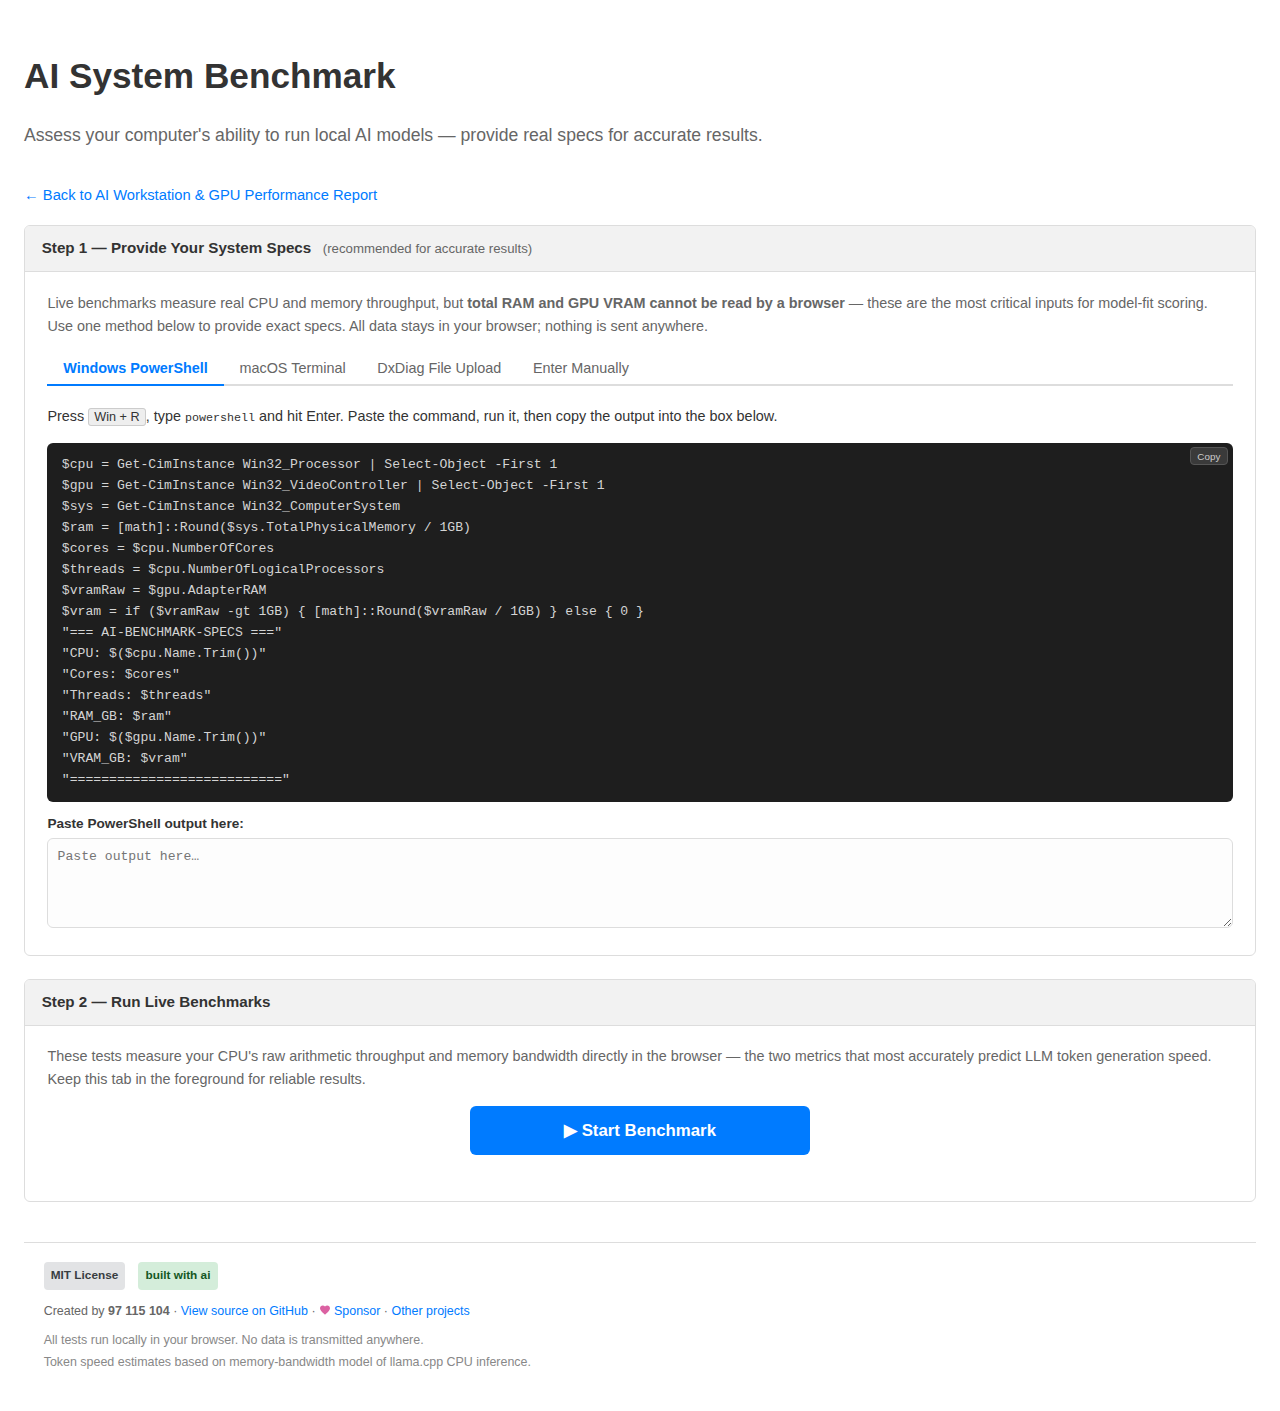
<file: benchmark.html>
<!DOCTYPE html>
<html lang="en">
<head>
  <meta charset="UTF-8">
  <meta name="viewport" content="width=device-width, initial-scale=1.0">
  <title>AI System Benchmark — Can Your PC Run Local AI?</title>
  <link rel="icon" type="image/svg+xml" href="assets/favicon.svg">
  <link rel="stylesheet" href="css/styles.css">
</head>
<body>

<!-- Mobile Notice -->
<div id="mobile-modal" style="display:none;position:fixed;bottom:0;left:0;right:0;background:#333;color:#fff;z-index:9999;padding:0.8em 1em;font-size:0.85em;text-align:center">
  <span>Rotate for best experience</span>
  <button onclick="document.getElementById('mobile-modal').style.display='none'" style="margin-left:1em;background:transparent;color:#fff;border:1px solid #fff;padding:0.3em 0.8em;border-radius:4px;font-size:0.85em;cursor:pointer">✕</button>
</div>
<script>
(function(){
  var isMobile = /Android|webOS|iPhone|iPad|iPod|BlackBerry|IEMobile|Opera Mini/i.test(navigator.userAgent) && window.innerWidth < 768;
  if(isMobile && window.innerWidth < window.innerHeight) document.getElementById('mobile-modal').style.display = 'flex';
})();
</script>

<header>
  <h1>AI System Benchmark</h1>
  <p class="subtitle">Assess your computer's ability to run local AI models — provide real specs for accurate results.</p>
</header>

<a href="index.html" class="back-link">← Back to AI Workstation &amp; GPU Performance Report</a>

<!-- ══════════════════════════════════════════════════
     STEP 1 — SYSTEM INFO
══════════════════════════════════════════════════ -->
<div class="section-card">
  <div class="card-header">
    Step 1 &mdash; Provide Your System Specs
    <span style="font-weight:400;color:var(--muted);font-size:.87em;margin-left:.3em">(recommended for accurate results)</span>
  </div>
  <div class="card-body">
    <p style="margin-top:0;font-size:.9em;color:var(--muted)">
      Live benchmarks measure real CPU and memory throughput, but <strong>total RAM and GPU VRAM cannot be read by a browser</strong> — 
      these are the most critical inputs for model-fit scoring. Use one method below to provide exact specs. 
      All data stays in your browser; nothing is sent anywhere.
    </p>

    <div class="method-tabs" id="methodTabs">
      <button class="method-tab active" onclick="switchMethod(this,'windows-ps')">Windows PowerShell</button>
      <button class="method-tab"        onclick="switchMethod(this,'mac')">macOS Terminal</button>
      <button class="method-tab"        onclick="switchMethod(this,'dxdiag')">DxDiag File Upload</button>
      <button class="method-tab"        onclick="switchMethod(this,'manual')">Enter Manually</button>
    </div>

    <!-- ── Windows PowerShell ── -->
    <div class="method-panel active" id="panel-windows-ps">
      <p style="font-size:.9em;margin-top:0">
        Press <kbd>Win + R</kbd>, type <code>powershell</code> and hit Enter.
        Paste the command, run it, then copy the output into the box below.
      </p>
      <div class="cmd-box" id="cmd-ps">$cpu = Get-CimInstance Win32_Processor | Select-Object -First 1
$gpu = Get-CimInstance Win32_VideoController | Select-Object -First 1
$sys = Get-CimInstance Win32_ComputerSystem
$ram = [math]::Round($sys.TotalPhysicalMemory / 1GB)
$cores = $cpu.NumberOfCores
$threads = $cpu.NumberOfLogicalProcessors
$vramRaw = $gpu.AdapterRAM
$vram = if ($vramRaw -gt 1GB) { [math]::Round($vramRaw / 1GB) } else { 0 }
"=== AI-BENCHMARK-SPECS ==="
"CPU: $($cpu.Name.Trim())"
"Cores: $cores"
"Threads: $threads"
"RAM_GB: $ram"
"GPU: $($gpu.Name.Trim())"
"VRAM_GB: $vram"
"==========================="<button class="copy-btn" onclick="copyCmd('cmd-ps',this)">Copy</button></div>
      <label style="font-size:.85em;font-weight:600;display:block;margin-bottom:.3em">Paste PowerShell output here:</label>
      <textarea class="paste-area" id="paste-ps" placeholder="Paste output here…" oninput="tryParse('ps',this.value)"></textarea>
    </div>

    <!-- ── macOS Terminal ── -->
    <div class="method-panel" id="panel-mac">
      <p style="font-size:.9em;margin-top:0">
        Press <kbd>⌘ Space</kbd>, type <code>Terminal</code> and hit Enter.
        Paste the command, run it, then copy the output into the box below.
      </p>
      <div class="cmd-box" id="cmd-mac">echo "=== AI-BENCHMARK-SPECS ===" \
  && system_profiler SPHardwareDataType 2>/dev/null \
     | grep -E "Model Name|Chip|Total Number of Cores|Memory:" \
  && system_profiler SPDisplaysDataType 2>/dev/null \
     | grep -E "Chipset Model|VRAM" \
  && echo "==========================="<button class="copy-btn" onclick="copyCmd('cmd-mac',this)">Copy</button></div>
      <label style="font-size:.85em;font-weight:600;display:block;margin-bottom:.3em">Paste Terminal output here:</label>
      <textarea class="paste-area" id="paste-mac" placeholder="Paste output here…" oninput="tryParse('mac',this.value)"></textarea>
    </div>

    <!-- ── DxDiag Upload ── -->
    <div class="method-panel" id="panel-dxdiag">
      <p style="font-size:.9em;margin-top:0">
        Press <kbd>Win + R</kbd>, type <code>dxdiag</code> and hit Enter.
        Wait for it to load, then click <strong>"Save All Information"</strong> to export a <code>.txt</code> file. Upload it below.
      </p>
      <div class="drop-zone" id="dropZone"
           onclick="document.getElementById('fileInput').click()"
           ondragover="event.preventDefault();this.classList.add('drag-over')"
           ondragleave="this.classList.remove('drag-over')"
           ondrop="handleDrop(event)">
        <div class="dz-icon" id="dzIcon" style="font-size:2em;margin-bottom:.4em">
          <svg width="32" height="32" viewBox="0 0 24 24" fill="none" stroke="#999" stroke-width="1.5" stroke-linecap="round" stroke-linejoin="round"><path d="M22 19a2 2 0 0 1-2 2H4a2 2 0 0 1-2-2V5a2 2 0 0 1 2-2h5l2 3h9a2 2 0 0 1 2 2z"/></svg>
        </div>
        <div class="dz-label" id="dzLabel"><strong>Click to browse</strong> or drag &amp; drop your DxDiag .txt file here</div>
        <input type="file" id="fileInput" accept=".txt,text/plain" onchange="handleFileSelect(event)">
      </div>
    </div>

    <!-- ── Manual Entry ── -->
    <div class="method-panel" id="panel-manual">
      <div style="display:grid;grid-template-columns:repeat(auto-fit,minmax(210px,1fr));gap:1em">
        <div>
          <label style="font-size:.88em;font-weight:600;display:block;margin-bottom:.3em">CPU Model (optional)</label>
          <input type="text" id="man-cpu" placeholder="e.g. Intel Core i9-13900K"
            style="width:100%;padding:.5em;border:1px solid var(--table-border-color);border-radius:var(--border-radius);font-size:.9em;font-family:var(--font-family)">
        </div>
        <div>
          <label style="font-size:.88em;font-weight:600;display:block;margin-bottom:.3em">CPU Physical Cores</label>
          <input type="number" id="man-cores" placeholder="e.g. 16" min="1" max="512"
            style="width:100%;padding:.5em;border:1px solid var(--table-border-color);border-radius:var(--border-radius);font-size:.9em;font-family:var(--font-family)">
        </div>
        <div>
          <label style="font-size:.88em;font-weight:600;display:block;margin-bottom:.3em">Total System RAM (GB)</label>
          <input type="number" id="man-ram" placeholder="e.g. 32" min="1" max="2048"
            style="width:100%;padding:.5em;border:1px solid var(--table-border-color);border-radius:var(--border-radius);font-size:.9em;font-family:var(--font-family)">
        </div>
        <div>
          <label style="font-size:.88em;font-weight:600;display:block;margin-bottom:.3em">GPU Model (optional)</label>
          <input type="text" id="man-gpu" placeholder="e.g. NVIDIA RTX 4090"
            style="width:100%;padding:.5em;border:1px solid var(--table-border-color);border-radius:var(--border-radius);font-size:.9em;font-family:var(--font-family)">
        </div>
        <div>
          <label style="font-size:.88em;font-weight:600;display:block;margin-bottom:.3em">GPU VRAM (GB)</label>
          <input type="number" id="man-vram" placeholder="e.g. 24" min="0" max="512"
            style="width:100%;padding:.5em;border:1px solid var(--table-border-color);border-radius:var(--border-radius);font-size:.9em;font-family:var(--font-family)">
        </div>
      </div>
      <button class="btn btn-primary btn-sm" style="margin-top:1em" onclick="applyManual()">Apply Specs</button>
    </div>

    <!-- Parsed result -->
    <div class="parsed-specs" id="parsedSpecs">
      <strong style="display:block;margin-bottom:.5em;color:var(--green)">Specs detected &mdash; these will be used for model scoring:</strong>
      <div id="parsedRows"></div>
    </div>

  </div>
</div>

<!-- ══════════════════════════════════════════════════
     STEP 2 — LIVE BENCHMARKS
══════════════════════════════════════════════════ -->
<div class="section-card">
  <div class="card-header">Step 2 &mdash; Run Live Benchmarks</div>
  <div class="card-body">
    <p style="margin-top:0;font-size:.9em;color:var(--muted)">
      These tests measure your CPU's raw arithmetic throughput and memory bandwidth directly in the browser — 
      the two metrics that most accurately predict LLM token generation speed. Keep this tab in the foreground for reliable results.
    </p>
    <button class="btn btn-primary btn-lg" id="btnStart" onclick="runBenchmark()">▶ Start Benchmark</button>
    <div class="progress-wrap" id="progressWrap">
      <div class="progress-bar" id="progressBar"></div>
    </div>
    <div id="testCard" style="display:none">
      <div class="test-list" id="testList"></div>
    </div>
  </div>
</div>

<!-- ══════════════════════════════════════════════════
     RESULTS
══════════════════════════════════════════════════ -->
<div id="results">

  <div class="grade-hero">
    <div class="grade-circle" id="gradeCircle">
      <span class="grade-letter" id="gradeLetter">&mdash;</span>
      <span class="grade-sub">Grade</span>
    </div>
    <div class="grade-headline" id="gradeHeadline"></div>
    <div class="grade-details"  id="gradeDetails"></div>
  </div>

  <div class="metrics-grid" id="metricsGrid"></div>

  <div class="section-card">
    <div class="card-header">Model Size Compatibility</div>
    <div class="card-body" style="padding:0;overflow-x:auto">
      <table>
        <thead><tr>
          <th>Parameters</th>
          <th>Example Models</th>
          <th>Q4 RAM</th>
          <th>FP16 RAM</th>
          <th>Est. CPU Speed</th>
          <th>Your System</th>
        </tr></thead>
        <tbody id="modelTbody"></tbody>
      </table>
    </div>
  </div>

  <div class="section-card">
    <div class="card-header">Raw Benchmark Data</div>
    <div class="card-body">
      <button class="detail-toggle" onclick="toggleDetail()">Show all raw scores ▾</button>
      <div class="detail-body" id="detailBody"></div>
    </div>
  </div>

  <div class="section-card">
    <div class="card-header">Recommendations</div>
    <div class="card-body">
      <ul class="tip-list" id="tipList"></ul>
    </div>
  </div>

  <div class="section-card">
    <div class="card-header">Upgrade Path Recommendations</div>
    <div class="card-body" id="upgradeBody"></div>
  </div>

</div>

<footer class="license-section">
  <div style="max-width:1400px;margin:0 auto;padding:0 1.5em;">
    <div class="footer-links">
      <span class="license-badge">
        MIT License
        <div class="license-tooltip">
          Permission is hereby granted, free of charge, to any person obtaining a copy of this software and associated documentation files, to deal in the Software without restriction, including without limitation the rights to use, copy, modify, merge, publish, distribute, sublicense, and/or sell copies of the Software.
        </div>
      </span>
      <a href="https://attest.ink/verify/?data=[base64]" class="attest-badge" target="_blank" rel="noopener">built with ai</a>
    </div>
    <div class="author-info">
      Created by <strong>97 115 104</strong> · 
      <a href="https://github.com/97115104/bestforai">View source on GitHub</a> · 
      <a href="https://github.com/sponsors/97115104"><svg xmlns="http://www.w3.org/2000/svg" width="12" height="12" viewBox="0 0 24 24" fill="#db61a2" style="vertical-align:-1px;margin-right:3px"><path d="M12 21.35l-1.45-1.32C5.4 15.36 2 12.28 2 8.5 2 5.42 4.42 3 7.5 3c1.74 0 3.41.81 4.5 2.09C13.09 3.81 14.76 3 16.5 3 19.58 3 22 5.42 22 8.5c0 3.78-3.4 6.86-8.55 11.54L12 21.35z"/></svg>Sponsor</a> · 
      <a href="https://97115104.com/projects/">Other projects</a>
    </div>
    <div style="margin-top:0.5em;color:#888;font-size:0.95em;">
      All tests run locally in your browser. No data is transmitted anywhere.<br>
      Token speed estimates based on memory-bandwidth model of llama.cpp CPU inference.
    </div>
  </div>
</footer>

<script>
/* ═══════════════════════════════════════════════════════════
   STATE
═══════════════════════════════════════════════════════════ */
const S = {
  // Live benchmark results
  cpuMflops: null, simdGops: null, memBwGBps: null, latNs: null,
  jsCores: null, gpuRenderer: null, gpuShaderScore: null,
  // From system info (authoritative)
  cpuName: null, coreCount: null, threadCount: null,
  ramGB: null, gpuName: null, vramGB: null, unifiedMem: false,
  specSource: null,
};

/* ═══════════════════════════════════════════════════════════
   UI — METHOD TABS
═══════════════════════════════════════════════════════════ */
function switchMethod(btn, id) {
  document.querySelectorAll('.method-tab').forEach(t => t.classList.remove('active'));
  document.querySelectorAll('.method-panel').forEach(p => p.classList.remove('active'));
  btn.classList.add('active');
  document.getElementById('panel-' + id).classList.add('active');
}

/* ═══════════════════════════════════════════════════════════
   COPY COMMAND
═══════════════════════════════════════════════════════════ */
function copyCmd(elId, btnEl) {
  const el   = document.getElementById(elId);
  const text = el.innerText.replace(/\s*Copy\s*$/, '').trim();
  navigator.clipboard.writeText(text)
    .catch(() => { const t=document.createElement('textarea'); t.value=text; document.body.appendChild(t); t.select(); document.execCommand('copy'); document.body.removeChild(t); })
    .finally(() => {
      btnEl.textContent = '✓ Copied!';
      setTimeout(() => { btnEl.textContent = 'Copy'; }, 1800);
    });
}

/* ═══════════════════════════════════════════════════════════
   PARSERS
═══════════════════════════════════════════════════════════ */
function parsePowerShell(text) {
  const out = {};
  for (const line of text.split('\n').map(l => l.trim())) {
    const m = line.match(/^([^:]+):\s*(.+)$/);
    if (!m) continue;
    const k = m[1].trim().toLowerCase(), v = m[2].trim();
    if (k === 'cpu')        out.cpuName    = v;
    if (k === 'cores')      out.coreCount  = parseInt(v)   || null;
    if (k === 'threads')    out.threadCount= parseInt(v)   || null;
    if (k === 'ram_gb')     out.ramGB      = parseFloat(v) || null;
    if (k === 'gpu')        out.gpuName    = v;
    if (k === 'vram_gb')    out.vramGB     = parseFloat(v) || null;
  }
  return Object.keys(out).length >= 2 ? out : null;
}

function parseMac(text) {
  const out = {};
  for (const line of text.split('\n').map(l => l.trim())) {
    let m;
    // Memory: 96 GB
    m = line.match(/Memory:\s*([\d.]+)\s*(GB|TB|MB)/i);
    if (m) {
      let v = parseFloat(m[1]);
      if (/TB/i.test(m[2])) v *= 1024;
      if (/MB/i.test(m[2])) v /= 1024;
      out.ramGB = Math.round(v);
    }
    // Chip: Apple M3 Ultra
    m = line.match(/Chip:\s*(.+)/i);
    if (m) out.cpuName = m[1].trim();
    // Model Name
    m = line.match(/Model Name:\s*(.+)/i);
    if (m) out.modelName = m[1].trim();
    // Total Number of Cores
    m = line.match(/Total Number of Cores:\s*(\d+)/i);
    if (m) out.coreCount = parseInt(m[1]);
    // Chipset Model (GPU on Mac)
    m = line.match(/Chipset Model:\s*(.+)/i);
    if (m) out.gpuName = m[1].trim();
    // VRAM: 128 GB
    m = line.match(/VRAM.*?:\s*([\d.]+)\s*(GB|MB)/i);
    if (m) {
      let v = parseFloat(m[1]);
      if (/MB/i.test(m[2])) v /= 1024;
      out.vramGB = Math.round(v);
    }
  }
  // Apple unified memory: VRAM = RAM if no separate VRAM listed
  if (out.cpuName && /apple/i.test(out.cpuName) && out.ramGB && !out.vramGB) {
    out.vramGB = out.ramGB;
    out.unifiedMem = true;
  }
  return Object.keys(out).length >= 2 ? out : null;
}

function parseDxDiag(text) {
  const out = {};
  for (const line of text.split('\n').map(l => l.trim())) {
    let m;
    // Processor: Intel(R) Core(TM) i9-13900K CPU @ 3.00GHz
    m = line.match(/^Processor:\s*(.+)/i);
    if (m && !out.cpuName) out.cpuName = m[1].replace(/ CPU @ [\d.]+GHz/i,'').replace(/\(R\)|\(TM\)/g,'').trim();
    // Memory: 65536 MB RAM
    m = line.match(/^Memory:\s*([\d,]+)\s*MB/i);
    if (m && !out.ramGB) out.ramGB = Math.round(parseInt(m[1].replace(/,/g,'')) / 1024);
    // Card name: NVIDIA GeForce RTX 4090
    m = line.match(/^Card name:\s*(.+)/i);
    if (m && !out.gpuName) out.gpuName = m[1].trim();
    // Dedicated Memory: 25360 MB
    m = line.match(/^Dedicated Memory:\s*([\d,]+)\s*MB/i);
    if (m && !out.vramGB) {
      const mb = parseInt(m[1].replace(/,/g,''));
      if (mb >= 512) out.vramGB = Math.round(mb / 1024);
    }
    // Approximate Total Memory (fallback for integrated)
    m = line.match(/^Approx. Total Memory:\s*([\d,]+)\s*MB/i);
    if (m && !out.vramGB) {
      const mb = parseInt(m[1].replace(/,/g,''));
      if (mb >= 1024) out.vramGB = Math.round(mb / 1024);
    }
  }
  return Object.keys(out).length >= 2 ? out : null;
}

/* ── auto-parse on paste ── */
function tryParse(type, text) {
  if (text.trim().length < 30) return;
  const parsed = type === 'ps' ? parsePowerShell(text) : parseMac(text);
  if (parsed) applySpecs(parsed, type === 'ps' ? 'Windows PowerShell' : 'macOS Terminal');
}

/* ── DxDiag drag/drop ── */
function handleDrop(e) {
  e.preventDefault();
  document.getElementById('dropZone').classList.remove('drag-over');
  const f = e.dataTransfer.files[0];
  if (f) readDxDiagFile(f);
}
function handleFileSelect(e) { if (e.target.files[0]) readDxDiagFile(e.target.files[0]); }
function readDxDiagFile(file) {
  const r = new FileReader();
  r.onload = ev => {
    const parsed = parseDxDiag(ev.target.result);
    const dz = document.getElementById('dropZone');
    if (parsed) {
      dz.classList.add('has-file');
      document.getElementById('dzIcon').innerHTML = '<svg viewBox="0 0 24 24" width="32" height="32" fill="none" stroke="var(--green)" stroke-width="2.5"><polyline points="20 6 9 17 4 12"/></svg>';
      document.getElementById('dzLabel').innerHTML = `<strong>${file.name}</strong> — specs parsed successfully`;
      applySpecs(parsed, 'DxDiag');
    } else {
      document.getElementById('dzLabel').innerHTML = `<strong style="color:var(--red)">Could not parse file.</strong> Ensure it is a DxDiag "Save All Information" .txt export.`;
    }
  };
  r.readAsText(file);
}

/* ── Manual entry ── */
function applyManual() {
  const p = {
    cpuName:    document.getElementById('man-cpu').value.trim()    || null,
    coreCount:  parseInt(document.getElementById('man-cores').value)|| null,
    ramGB:      parseFloat(document.getElementById('man-ram').value)|| null,
    gpuName:    document.getElementById('man-gpu').value.trim()    || null,
    vramGB:     parseFloat(document.getElementById('man-vram').value)|| null,
  };
  if (!p.ramGB && !p.coreCount) { alert('Please enter at least RAM (GB).'); return; }
  applySpecs(p, 'Manual Entry');
}

/* ── Merge specs into state ── */
function applySpecs(p, source) {
  if (p.cpuName)    S.cpuName    = p.cpuName;
  if (p.coreCount)  S.coreCount  = p.coreCount;
  if (p.threadCount)S.threadCount= p.threadCount;
  if (p.ramGB)      S.ramGB      = p.ramGB;
  if (p.gpuName)    S.gpuName    = p.gpuName;
  if (p.vramGB !== undefined && p.vramGB !== null) S.vramGB = p.vramGB;
  if (p.unifiedMem) S.unifiedMem = true;
  S.specSource = source;
  renderParsedSpecs();
}

function renderParsedSpecs() {
  const items = [
    ['CPU',       S.cpuName    || '(not detected)'],
    ['CPU Cores', S.coreCount
      ? S.coreCount + ' cores' + (S.threadCount ? ' / ' + S.threadCount + ' threads' : '')
      : '(not detected)'],
    ['RAM',       S.ramGB   != null ? S.ramGB   + ' GB' : '(not detected)'],
    ['GPU',       S.gpuName    || '(not detected)'],
    ['VRAM',      S.vramGB  != null ? S.vramGB  + ' GB' + (S.unifiedMem ? ' (unified)' : '') : '(not detected)'],
    ['Source',    S.specSource],
  ];
  document.getElementById('parsedRows').innerHTML = items.map(([k,v]) =>
    `<div class="parsed-spec-row"><span class="spec-key">${k}</span><span class="spec-val">${v}</span></div>`
  ).join('');
  document.getElementById('parsedSpecs').classList.add('visible');
}

/* ═══════════════════════════════════════════════════════════
   BENCHMARK ENGINE
═══════════════════════════════════════════════════════════ */
const TESTS = [
  { id:'cpu',     icon:'CPU', name:'CPU Scalar Throughput',   desc:'FP64 sin/sqrt/div dependency chains — mirrors attention op latency' },
  { id:'simd',    icon:'VEC', name:'SIMD / Vector Width',     desc:'Float32Array bulk FMA — models AVX2/AVX-512 matrix multiply speed' },
  { id:'membw',   icon:'MEM', name:'Memory Bandwidth (DRAM)', desc:'128 MB buffer, 3-pass median — the primary LLM bottleneck metric' },
  { id:'latency', icon:'LAT', name:'Memory Latency',          desc:'Random pointer-chase across 32 MB — measures DRAM access time' },
  { id:'cores',   icon:'COR', name:'Logical Core Count',      desc:'navigator.hardwareConcurrency — sets optimal thread count for inference' },
  { id:'gpu',     icon:'GPU', name:'GPU Detection & Bench',   desc:'WebGL2 renderer string + shader timing — VRAM tier heuristic' },
];

async function runBenchmark() {
  const btn = document.getElementById('btnStart');
  btn.disabled = true;
  btn.textContent = 'Running…';
  document.getElementById('results').style.display = 'none';
  document.getElementById('progressWrap').style.display = 'block';
  document.getElementById('testCard').style.display = 'block';
  renderTestList();
  let step = 0;
  const adv = () => setProgress(++step / TESTS.length * 100);

  setStatus('cpu','running'); await tick();
  S.cpuMflops = benchCPU();
  setStatus('cpu','done', S.cpuMflops + ' MFLOPS'); adv();

  setStatus('simd','running'); await tick();
  S.simdGops = benchSIMD();
  setStatus('simd','done', S.simdGops + ' GOPS'); adv();

  setStatus('membw','running'); await tick();
  S.memBwGBps = benchMemBW();
  setStatus('membw','done', S.memBwGBps + ' GB/s'); adv();

  setStatus('latency','running'); await tick(80);
  S.latNs = benchLatency();
  setStatus('latency','done', S.latNs + ' ns'); adv();

  setStatus('cores','running'); await tick();
  S.jsCores = navigator.hardwareConcurrency || 4;
  if (!S.coreCount) S.coreCount = S.jsCores;
  setStatus('cores','done', S.jsCores + ' logical cores'); adv();

  setStatus('gpu','running'); await tick(60);
  const gpuInfo = probeGPU();
  S.gpuRenderer    = gpuInfo.renderer;
  S.gpuShaderScore = gpuInfo.score;
  if (!S.gpuName   && gpuInfo.renderer) S.gpuName = gpuInfo.renderer;
  // Only fill VRAM from WebGL heuristic if no authoritative value was given
  if (S.vramGB == null && gpuInfo.vramEstGB != null) S.vramGB = gpuInfo.vramEstGB;
  const gpuLabel = gpuInfo.renderer
    ? gpuInfo.renderer.replace(/\s+/g,' ').split(' ').slice(0,5).join(' ')
    : (gpuInfo.supported ? 'WebGL2 OK' : 'No WebGL2');
  setStatus('gpu', gpuInfo.supported ? 'done' : 'skip', gpuLabel); adv();

  await tick(300);
  btn.textContent = '↺ Run Again';
  btn.disabled = false;
  btn.onclick = () => { document.getElementById('results').style.display='none'; runBenchmark(); };
  showResults();
}

/* ── CPU scalar benchmark ─────────────────────────────────── */
function benchCPU() {
  // 4 independent FP64 chains — OoO execution can overlap them
  // Calibrated: budget laptop i5 ≈ 300, i9-13900K ≈ 600, M3 Ultra ≈ 850
  const N = 3_000_000;
  const t0 = performance.now();
  let a=1.1, b=1.2, c=1.3, d=1.4;
  for (let i=0; i<N; i++) {
    a = Math.sqrt(a*1.0002 + 0.5);
    b = Math.sin(b + 0.0001) + 0.5;
    c = Math.fround(c*0.9999 + 0.001);
    d = 1.0 / (d + 0.0002);
  }
  void (a+b+c+d);
  const ms = performance.now() - t0;
  return Math.round(N * 4 * 4 / ms / 1000); // 4 chains × ~4 ops → MFLOPS
}

/* ── SIMD / vector benchmark ──────────────────────────────── */
function benchSIMD() {
  // Float32Array FMA — JIT will auto-vectorise with AVX2/SSE
  // Calibrated: DDR4 system ≈ 6-10, DDR5 high-end ≈ 18-25
  const N = 8_000_000;
  const a = new Float32Array(N).fill(1.5);
  const b = new Float32Array(N).fill(0.9);
  const t0 = performance.now();
  for (let i=0; i<N; i++) a[i] = a[i]*b[i] + 0.1;
  void a[0];
  const ms = performance.now() - t0;
  return parseFloat(((N*2)/ms/1e6).toFixed(2));
}

/* ── Memory bandwidth ─────────────────────────────────────── */
function benchMemBW() {
  // 128 MB buffer (exceeds L3 on most systems), 3 passes, take median
  // Calibrated: DDR4-3200 dual ≈ 20-25, DDR5-6000 ≈ 40-50, Apple M3 ≈ 70-100
  const BYTES = 128 * 1024 * 1024;
  let buf;
  try { buf = new Float64Array(BYTES / 8).fill(1.0); }
  catch (_) { buf = new Float64Array(16 * 1024 * 1024 / 8).fill(1.0); }
  const result = [];
  for (let p=0; p<3; p++) {
    let s=0;
    const t0 = performance.now();
    for (let i=0; i<buf.length; i++) s += buf[i];
    void s;
    result.push(BYTES / (performance.now()-t0) / 1e6);
  }
  result.sort((a,b)=>a-b);
  return parseFloat(result[1].toFixed(1)); // median
}

/* ── Memory latency (pointer-chase) ──────────────────────── */
function benchLatency() {
  // Random walk through 32 MB (well past L3) — measures true DRAM latency
  // Calibrated: good DDR5 ≈ 70-90 ns, DDR4 ≈ 80-110 ns, slow ≈ 130+ ns
  const N = 4 * 1024 * 1024;
  const arr = new Int32Array(N);
  for (let i=0; i<N; i++) arr[i]=i;
  // Fisher-Yates shuffle
  for (let i=N-1; i>0; i--) {
    const j = (Math.random()*(i+1))|0;
    const t=arr[i]; arr[i]=arr[j]; arr[j]=t;
  }
  const STEPS = 400_000;
  const t0 = performance.now();
  let idx=0;
  for (let i=0; i<STEPS; i++) idx=arr[idx];
  void idx;
  return parseFloat(((performance.now()-t0)*1e6/STEPS).toFixed(1));
}

/* ── GPU probe ────────────────────────────────────────────── */
function probeGPU() {
  try {
    const c = document.createElement('canvas');
    const gl = c.getContext('webgl2');
    if (!gl) return { supported:false, score:5 };
    const dbg = gl.getExtension('WEBGL_debug_renderer_info');
    const renderer = dbg ? gl.getParameter(dbg.UNMASKED_RENDERER_WEBGL) : null;

    // VRAM estimate from renderer string (only used if no authoritative value)
    let vramEstGB = null;
    if (renderer) {
      const r = renderer.toLowerCase();
      const match = (pat, gb) => { if (pat.test(r)) { vramEstGB = gb; return true; } };
      match(/rtx\s*5090/,32)        || match(/rtx\s*4090/,24)          ||
      match(/rtx\s*3090.*ti/,24)    || match(/rtx\s*3090/,24)          ||
      match(/rtx\s*5080/,16)        || match(/rtx\s*4080/,16)          ||
      match(/rtx\s*3080.*12|3080.*ti/,12) || match(/rtx\s*3080/,10)   ||
      match(/rtx\s*4070.*ti\s*super/,16) || match(/rtx\s*4070\s*ti/,12) ||
      match(/rtx\s*[45]070/,12)     || match(/rtx\s*[34]060\s*ti/,8)  ||
      match(/rtx\s*[34]060/,8)      || match(/rtx\s*[23][0-9]{3}/,8)  ||
      match(/rx\s*7900\s*xtx/,24)   || match(/rx\s*7900\s*xt/,20)     ||
      match(/rx\s*7800\s*xt/,16)    || match(/rx\s*7700\s*xt/,12)     ||
      match(/rx\s*6900\s*xt/,16)    || match(/rx\s*6800\s*xt/,16)     ||
      match(/rx\s*6800/,16)         || match(/rx\s*[67][0-9]{3}/,8)   ||
      match(/arc\s*a7[0-9]{2}/,16)  || match(/arc\s*a[0-9]/,8);
      // Integrated / shared — VRAM = null (shared from RAM)
    }

    const score = gpuShaderBench(gl);
    return { supported:true, renderer, vramEstGB, score };
  } catch(_) { return { supported:false, score:5 }; }
}

function gpuShaderBench(gl) {
  const vs=`#version 300 es\nin vec2 p;void main(){gl_Position=vec4(p,0.,1.);}`;
  const fs=`#version 300 es\nprecision highp float;\nout vec4 c;\nuniform float t;\nvoid main(){float v=t;for(int i=0;i<128;i++)v=sin(v+float(i)*.01)*cos(v*.99)+.001;c=vec4(abs(v),0.,0.,1.);}`;
  const mkShader=(type,src)=>{ const s=gl.createShader(type); gl.shaderSource(s,src); gl.compileShader(s); return s; };
  const prog=gl.createProgram();
  gl.attachShader(prog,mkShader(gl.VERTEX_SHADER,vs));
  gl.attachShader(prog,mkShader(gl.FRAGMENT_SHADER,fs));
  gl.linkProgram(prog);
  if(!gl.getProgramParameter(prog,gl.LINK_STATUS)) return 20;
  const buf=gl.createBuffer(); gl.bindBuffer(gl.ARRAY_BUFFER,buf);
  gl.bufferData(gl.ARRAY_BUFFER,new Float32Array([-1,-1,1,-1,0,1]),gl.STATIC_DRAW);
  const loc=gl.getAttribLocation(prog,'p');
  gl.enableVertexAttribArray(loc); gl.vertexAttribPointer(loc,2,gl.FLOAT,false,0,0);
  const u=gl.getUniformLocation(prog,'t'); gl.useProgram(prog);
  const N=120; const t0=performance.now();
  for(let i=0;i<N;i++){gl.uniform1f(u,i*.001);gl.drawArrays(gl.TRIANGLES,0,3);}
  gl.finish();
  const fps=(N/(performance.now()-t0))*1000;
  return Math.min(100,Math.round(fps/3));
}

/* ═══════════════════════════════════════════════════════════
   SCORING
═══════════════════════════════════════════════════════════ */
function computeScores() {
  // Use authoritative spec values; fall back to JS estimates
  const ramGB     = S.ramGB      ?? estimateRAMFallback();
  const vramGB    = S.vramGB     ?? 0;
  const coreCount = S.coreCount  ?? (S.jsCores || 4);

  // Sub-scores 0–100, calibrated against real hardware:
  // CPU:  i3-12100 ≈ 35, i7-12700K ≈ 55, i9-13900K ≈ 65, M4 Max ≈ 90, M3 Ultra ≈ 100+
  const cpuS  = clamp(S.cpuMflops / 850  * 100, 0, 100);
  // SIMD: low-end ≈ 5, mid ≈ 10, high ≈ 20
  const simdS = clamp(S.simdGops  / 20   * 100, 0, 100);
  // MemBW: DDR4 dual ≈ 20-25, DDR5 dual ≈ 40-50, Apple M3 ≈ 80-100
  const memS  = clamp(S.memBwGBps / 100  * 100, 0, 100);
  // Latency: lower is better; 30 ns = 100, 200 ns = 0
  const latS  = S.latNs ? clamp((1 - (S.latNs-30)/200)*100, 0, 100) : 50;
  // RAM: 2 GB = 2, 16 GB = 23, 32 GB = 40, 64 GB = 65, 128 GB = 100
  const ramS  = clamp((ramGB / 128) * 100, 0, 100);
  // Cores: 2=10, 8=35, 16=60, 32=100
  const coreS = clamp((coreCount / 32) * 100, 0, 100);
  // VRAM: 0=0, 8=33, 24=60, 80=100
  const vramS = clamp(vramGB / 80 * 100, 0, 100);
  // GPU shader bench
  const gpuS  = S.gpuShaderScore ?? 10;

  // Weighted composite — RAM (model fit) and MemBW (token speed) are highest weight
  const total = (
    cpuS  * 0.17 +
    simdS * 0.10 +
    memS  * 0.22 +   // memory bandwidth is the #1 LLM speed predictor
    latS  * 0.06 +
    ramS  * 0.27 +   // RAM is the #1 model-fit factor
    coreS * 0.08 +
    vramS * 0.07 +
    gpuS  * 0.03
  );
  return { total:Math.round(total), cpuS, simdS, memS, latS, ramS, coreS, vramS, gpuS, ramGB, vramGB, coreCount };
}

function estimateRAMFallback() {
  if (performance.memory?.jsHeapSizeLimit) {
    const mb = performance.memory.jsHeapSizeLimit / (1024*1024);
    if (mb < 900)  return 4;
    if (mb < 1800) return 8;
    if (mb < 3800) return 16;
    return 32;
  }
  let best=2;
  for (const gb of [4,6,8,12,16,24,32,48,64]) {
    try { const a=new Float32Array(gb*32*1024*1024/4); a[0]=1; best=gb; } catch(_) { break; }
  }
  return best;
}

function scoreToGrade(s) {
  if (s>=88) return { grade:'A+', label:'Enthusiast',      color:'#5c35d4' };
  if (s>=76) return { grade:'A',  label:'High-End',        color:'#007bff' };
  if (s>=63) return { grade:'B+', label:'Upper Mid-Range', color:'#17a2b8' };
  if (s>=50) return { grade:'B',  label:'Mid-Range',       color:'#28a745' };
  if (s>=38) return { grade:'C+', label:'Lower Mid-Range', color:'#ffc107' };
  if (s>=26) return { grade:'C',  label:'Entry-Level',     color:'#fd7e14' };
  return           { grade:'D',  label:'Limited',         color:'#dc3545' };
}

function maxModelRec(ramGB, vramGB, score) {
  const eff_ram  = ramGB  * 0.82; // ~18% for OS + browser
  const eff_vram = vramGB * 0.90;

  // GPU path (fast): can the full model fit in VRAM?
  const gpuPath =
    eff_vram >= 65  ? '70B'  :
    eff_vram >= 20  ? '30B'  :
    eff_vram >= 10  ? '13B'  :
    eff_vram >= 5.5 ? '7B'   :
    eff_vram >= 2.5 ? '3B'   :
    eff_vram >= 1   ? '1B'   : '<1B';

  // CPU path: RAM must fit model, and CPU/BW must be adequate
  const cpuPath =
    eff_ram >= 52 && score>=52 ? '70B'  :
    eff_ram >= 20 && score>=40 ? '30B'  :
    eff_ram >= 9  && score>=30 ? '13B'  :
    eff_ram >= 5  && score>=20 ? '7B'   :
    eff_ram >= 2.5&&score>=12  ? '3B'   :
    eff_ram >= 1.2             ? '1B'   : '<1B';

  const rank = { '<1B':0,'1B':1,'3B':2,'7B':3,'13B':4,'30B':5,'70B':6,'405B':7 };
  const best = rank[gpuPath]>=rank[cpuPath] ? gpuPath : cpuPath;
  const path = rank[gpuPath]>=rank[cpuPath] ? 'GPU (fast)'   : 'CPU (RAM-limited)';
  return { max:best, gpuPath, cpuPath, path };
}

/* ═══════════════════════════════════════════════════════════
   RENDER RESULTS
═══════════════════════════════════════════════════════════ */
function showResults() {
  const sc   = computeScores();
  const grade= scoreToGrade(sc.total);
  const rec  = maxModelRec(sc.ramGB, sc.vramGB, sc.total);

  // Grade circle
  const circle = document.getElementById('gradeCircle');
  circle.style.borderColor = grade.color;
  document.getElementById('gradeLetter').textContent  = grade.grade;
  document.getElementById('gradeLetter').style.color  = grade.color;

  document.getElementById('gradeHeadline').textContent =
    `Max recommended model: ${rec.max} parameters (${grade.label})`;

  document.getElementById('gradeDetails').innerHTML =
    `Score <strong>${sc.total}/100</strong> · ` +
    `RAM <strong>${sc.ramGB} GB</strong>` +
    (sc.vramGB > 0 ? ` · VRAM <strong>${sc.vramGB} GB${S.unifiedMem?' (unified)':''}</strong>` : '') +
    ` · <strong>${sc.coreCount}</strong> cores` +
    ` · Memory BW <strong>${S.memBwGBps} GB/s</strong>` +
    ` · Best inference path: <strong>${rec.path}</strong>` +
    (S.specSource ? `<br><small>Specs from: ${S.specSource}</small>` : `<br><small style="color:var(--orange)">Note: No system specs provided — RAM/VRAM are estimated</small>`);

  // Metrics grid
  const mg = document.getElementById('metricsGrid');
  mg.innerHTML = '';
  const mk = (label, pct, raw, color) => {
    const d = document.createElement('div'); d.className='metric-card';
    d.innerHTML=`<div class="metric-label">${label}</div>
      <div class="metric-value" style="color:${color}">${Math.round(pct)}<span style="font-size:.7em;font-weight:400;color:var(--muted)">/100</span></div>
      <div class="metric-raw">${raw}</div>
      <div class="metric-bar-bg"><div class="metric-bar-fill" style="width:${pct}%;background:${color}"></div></div>`;
    mg.appendChild(d);
  };
  mk('CPU Throughput',   sc.cpuS,  `${S.cpuMflops} MFLOPS`,    '#007bff');
  mk('Memory Bandwidth', sc.memS,  `${S.memBwGBps} GB/s`,       '#17a2b8');
  mk('SIMD / Vector',    sc.simdS, `${S.simdGops} GOPS`,        '#007bff');
  mk('RAM Capacity',     sc.ramS,  `${sc.ramGB} GB total`,      '#28a745');
  mk('CPU Cores',        sc.coreS, `${sc.coreCount} cores`,     '#fd7e14');
  const vramLabel = sc.vramGB>0 ? `${sc.vramGB} GB VRAM` : (S.gpuRenderer ? S.gpuRenderer.split(' ').slice(0,3).join(' ') : 'Not detected');
  mk('GPU / VRAM',       Math.max(sc.vramS, sc.gpuS*.6), vramLabel, '#5c35d4');

  // Token speed estimator:
  // LLM token generation loads entire model weights per token (memory-bound)
  // Approx: tokens/sec ≈ memBW_GBps / model_size_GB × efficiency_factor
  const estTok = (sizeGB) => {
    if (!S.memBwGBps || sizeGB<=0) return null;
    // Base estimate for CPU-only; GPU can be 5-20× higher
    return Math.max(1, Math.round(S.memBwGBps / sizeGB * 0.70));
  };

  // Model table
  const MODELS = [
    { sz:'1B',   q4:0.7,   fp16:2,   ex:'SmolLM2-1.7B, Phi-3.5 Mini' },
    { sz:'3B',   q4:1.9,   fp16:6,   ex:'Llama 3.2 3B, Phi-3 Mini' },
    { sz:'7B',   q4:4.4,   fp16:14,  ex:'Mistral 7B, Llama 3.1 8B, Gemma 7B' },
    { sz:'13B',  q4:7.9,   fp16:26,  ex:'Qwen2.5 14B, Llama 2 13B' },
    { sz:'30B',  q4:17,    fp16:60,  ex:'Qwen 32B, Gemma 27B, Falcon 40B' },
    { sz:'70B',  q4:40,    fp16:140, ex:'Llama 3.1 70B, Qwen 72B, DeepSeek 67B' },
    { sz:'405B', q4:230,   fp16:810, ex:'Llama 3.1 405B, DeepSeek 671B Q4' },
  ];
  const RANK = { '<1B':0,'1B':1,'3B':2,'7B':3,'13B':4,'30B':5,'70B':6,'405B':7 };
  const maxRank = RANK[rec.max] ?? 0;

  document.getElementById('modelTbody').innerHTML = MODELS.map(m => {
    const rank    = RANK[m.sz];
    const ramFits = sc.ramGB  * 0.82 >= m.q4;
    const gpuFits = sc.vramGB * 0.90 >= m.q4;
    const anyFits = ramFits || gpuFits;
    const isBest  = m.sz === rec.max;
    const tag = isBest              ? `<span class="tag tag-best">★ Best Fit</span>`
              : rank < maxRank && anyFits ? `<span class="tag tag-yes">✓ Runs</span>`
              : rank === maxRank+1  ? `<span class="tag tag-maybe">Marginal</span>`
              : !anyFits            ? `<span class="tag tag-no">✗ Too Large</span>`
              :                       `<span class="tag tag-yes">✓ Runs</span>`;
    const tok = estTok(m.q4);
    const speed = tok != null && rank <= maxRank
      ? `~${tok} tok/s <small style="color:var(--muted)">(CPU est.)</small>`
      : rank > maxRank ? '<small style="color:#ccc">—</small>' : 'fast';
    return `<tr>
      <td><strong>${m.sz}</strong></td>
      <td style="font-size:.85em;color:var(--muted)">${m.ex}</td>
      <td>${m.q4} GB</td>
      <td>${m.fp16} GB</td>
      <td>${speed}</td>
      <td>${tag}</td>
    </tr>`;
  }).join('');

  // Raw detail rows
  document.getElementById('detailBody').innerHTML = [
    ['CPU Throughput',    `${S.cpuMflops} MFLOPS`],
    ['SIMD Throughput',   `${S.simdGops} GOPS`],
    ['Memory Bandwidth',  `${S.memBwGBps} GB/s`],
    ['Memory Latency',    `${S.latNs} ns`],
    ['Logical Cores',     S.jsCores],
    ['GPU Renderer',      S.gpuRenderer || 'Not detected'],
    ['GPU Shader Score',  (S.gpuShaderScore||0) + '/100'],
    ['─── Spec Source ───', S.specSource || 'Browser estimates only'],
    ['CPU Name',          S.cpuName    || '(unknown)'],
    ['CPU Cores',         S.coreCount  || '(unknown)'],
    ['RAM (used)',        sc.ramGB + ' GB'],
    ['GPU Name',          S.gpuName    || '(unknown)'],
    ['VRAM (used)',       sc.vramGB + ' GB' + (S.unifiedMem?' (unified)':'')],
    ['Unified Memory',    S.unifiedMem  ? 'Yes' : 'No'],
    ['Composite Score',   sc.total + '/100'],
    ['Grade',            grade.grade + ' — ' + grade.label],
    ['Max Model (Q4)',    rec.max],
    ['Inference Path',   rec.path],
    ['Max via GPU',      rec.gpuPath],
    ['Max via CPU',      rec.cpuPath],
    ['User Agent',       navigator.userAgent.substring(0,80)],
  ].map(([k,v]) =>
    `<div class="detail-row"><span class="detail-key">${k}</span><span class="detail-val">${v}</span></div>`
  ).join('');

  document.getElementById('tipList').innerHTML = buildTips(sc, rec).map(t=>`<li>${t}</li>`).join('');
  document.getElementById('upgradeBody').innerHTML = buildUpgradeSection(sc, rec);
  document.getElementById('results').style.display = 'block';
}

function buildTips(sc, rec) {
  const tips=[];
  const { ramGB, vramGB, coreCount }=sc;
  const RANK={  '<1B':0,'1B':1,'3B':2,'7B':3,'13B':4,'30B':5,'70B':6,'405B':7 };
  const rank=RANK[rec.max]??0;

  if (!S.specSource) tips.push('<strong>For accurate results, provide your system specs</strong> using the PowerShell or Terminal command above. The tool currently estimates RAM from browser heuristics, which can be significantly wrong.');

  if (ramGB < 8)   tips.push(`<strong style="color:var(--red)">[Low RAM: ${ramGB} GB]</strong> — this is the primary bottleneck. Upgrading to 16 GB enables 7B Q4, 32 GB enables 13B. RAM is the single most impactful upgrade for local AI.`);
  else if (ramGB < 16) tips.push(`<strong style="color:var(--yellow)">${ramGB} GB RAM</strong> — you can run 7B Q4 models (needs ~5 GB free). Close other applications before launching Ollama or LM Studio.`);
  else if (ramGB >= 32) tips.push(`<strong style="color:var(--green)">${ramGB} GB RAM</strong> — excellent for local AI. You have room for 13B–30B models with context.`);

  if (vramGB >= 16) tips.push(`<strong style="color:var(--green)">${vramGB} GB VRAM</strong> — load the full model into VRAM for maximum speed (5–20× faster than CPU inference). Use Ollama or LM Studio's GPU offload setting.`);
  else if (vramGB >= 6) tips.push(`<strong style="color:var(--yellow)">${vramGB} GB VRAM</strong> — partial GPU offload is worthwhile. In llama.cpp use <code>-ngl 99</code>, in LM Studio enable "GPU layers" to maximise layers in VRAM.`);
  else if (vramGB > 0 && vramGB < 6) tips.push(`<strong style="color:var(--yellow)">Small VRAM (${vramGB} GB)</strong> — even partial offload helps. Enable GPU layers in your inference tool.`);
  else if (!S.gpuRenderer || /intel|uhd|iris|llvmpipe/i.test(S.gpuRenderer||'')) tips.push(`<strong style="color:var(--red)">No discrete GPU detected.</strong> CPU inference is fully functional — a GPU with 8+ GB VRAM (e.g. RTX 3060 Ti) would give 5–15× speed improvement.`);

  const bw = S.memBwGBps||0;
  if (bw>0 && bw<18) tips.push(`<strong style="color:var(--red)">Memory bandwidth is the main speed bottleneck (${bw} GB/s).</strong> LLM token generation speed ≈ bandwidth ÷ model size. DDR5 dual-channel or Apple unified memory significantly improves this.`);
  else if (bw>=40) tips.push(`<strong style="color:var(--green)">High memory bandwidth (${bw} GB/s)</strong> — this directly translates to fast token generation on CPU.`);

  if (rank>=3) tips.push(`<strong>Recommended inference tools:</strong> <a href="https://ollama.com" target="_blank">Ollama</a> (easiest, auto-detects GPU), <a href="https://lmstudio.ai" target="_blank">LM Studio</a> (GUI with model browser), <a href="https://github.com/ggerganov/llama.cpp" target="_blank">llama.cpp</a> (maximum control).`);
  if (rank>=3) tips.push(`<strong>Best quantisation:</strong> use <strong>Q4_K_M</strong> GGUF files for the best quality-per-GB ratio. Use Q5_K_M if you have 25% extra RAM to spare. Avoid Q2_K — quality drops noticeably.`);
  if (coreCount>=12) tips.push(`<strong>${coreCount} CPU cores detected</strong> — set threads to all physical cores (<code>-t ${Math.floor(coreCount/2)}</code> for hyperthreaded, or <code>-t ${coreCount}</code> for all logical) in llama.cpp or LM Studio.`);

  return tips.slice(0,6);
}

function buildUpgradeSection(sc, rec) {
  const { ramGB, vramGB, cpuName, gpuName } = sc;
  const RANK = { '<1B':0,'1B':1,'3B':2,'7B':3,'13B':4,'30B':5,'70B':6,'405B':7 };
  const curRank = RANK[rec.max] ?? 0;

  // Detect if user is on Mac (Apple Silicon or Intel Mac with Apple GPU)
  const isMac = (cpuName && /apple|m1|m2|m3|m4/i.test(cpuName)) ||
                (gpuName && /apple|m1|m2|m3|m4/i.test(gpuName)) ||
                (S.unifiedMem === true);

  // Mac-specific tier recommendations
  const macTiers = [
    {
      budget: 'Current System · $0',
      name: 'Optimize Your Current Mac',
      desc: 'Use MLX framework via "pip install mlx-lm" for 20-30% faster inference than llama.cpp. Use Q4_K_M quantized GGUF models. Set context size conservatively to leave RAM for macOS.',
      gains: '20–30% speed improvement',
      tagClass: '',
      newMax: rec.max,
      show: true,
    },
    {
      budget: 'Mac mini · $600 – $1,400',
      name: 'Mac mini M4 Pro 24–48 GB',
      desc: 'Mac mini M4 Pro 24 GB (~$1,200) runs 7–13B Q4 at 50+ tok/s. The 48 GB config (~$1,400) handles 30B Q4 comfortably. Excellent value entry point for local AI on macOS.',
      gains: '7B–30B capable',
      newMax: '30B',
      show: ramGB < 48,
    },
    {
      budget: 'MacBook Pro · $3,200 – $4,200',
      name: 'MacBook Pro M4 Max 64–128 GB',
      desc: 'MacBook Pro M4 Max 128 GB (~$4,200) is the portable 70B machine: runs Llama 3.1 70B Q4 at 7+ tok/s with room for large context windows. The 64 GB config handles 30B comfortably.',
      gains: '70B portable',
      newMax: '70B',
      show: ramGB < 128,
    },
    {
      budget: 'Mac Studio · $4,000 – $11,000',
      name: 'Mac Studio M3 Ultra 192–512 GB',
      desc: 'Mac Studio M3 Ultra 128 GB (~$4,000) runs 70B Q4 at 22+ tok/s comfortably. The 512 GB config (~$10,000) handles Llama 3.1 405B Q4 (~230 GB) with room for context.',
      gains: '405B capable; 22+ tok/s on 70B',
      newMax: '405B',
      show: ramGB < 192,
    },
  ];

  // Windows/Linux tier recommendations  
  const pcTiers = [
    {
      budget: 'Tweaks · $0 – $200',
      name: 'Optimize Your Current Setup',
      desc: 'No new GPU needed. Use Q4_K_M quantized GGUF models (best quality-per-GB), enable all GPU layers in LM Studio or Ollama, and close background apps before inference.'
            + (ramGB < 16 ? ' Upgrading to 16–32 GB RAM (~$30–60 for DDR4) is the single highest-ROI hardware change at this tier.' : ''),
      gains: '1.5–3× speed improvement',
      tagClass: '',
      newMax: ramGB < 16 ? '7B' : rec.max,
      show: true,
    },
    {
      budget: 'Entry GPU · $280 – $450',
      name: 'RTX 4060 8 GB  /  RTX 4060 Ti 16 GB',
      desc: 'RTX 4060 (~$280) runs 7B Q4 fully in VRAM at 40–60 tok/s — a massive leap over CPU-only. RTX 4060 Ti 16 GB (~$400) handles 13B Q4 comfortably in VRAM and is the best value entry pick for most home users.',
      gains: '7–10× faster than CPU-only',
      newMax: '13B',
      show: vramGB < 14,
    },
    {
      budget: 'Mid GPU · $500 – $900',
      name: 'RTX 3090 24 GB (used)  /  RTX 4070 Ti Super 16 GB',
      desc: 'Used RTX 3090 (~$500) offers 24 GB VRAM — enough to load 30B Q4 models entirely on-GPU. RTX 4070 Ti Super 16 GB (~$800) delivers newer architecture with great efficiency at 16 GB for 13B inference.',
      gains: '10–15× CPU speed; 30B capable',
      newMax: '30B',
      show: vramGB < 20,
    },
    {
      budget: 'High-End GPU · $1,600 – $2,000',
      name: 'RTX 4090 24 GB  /  RTX 5090 32 GB',
      desc: 'RTX 4090 (~$1,600) is the fastest consumer GPU for LLM inference — 24 GB VRAM at 180+ tok/s for 7B. RTX 5090 (~$2,000) adds 32 GB VRAM and 30% more memory bandwidth, handling all 30B models and 70B with partial offload.',
      gains: '20× CPU speed; best consumer pick',
      newMax: '70B',
      show: vramGB < 24,
    },
    {
      budget: 'Workstation · $2,000 – $5,000',
      name: 'Mac mini M4 Pro 64 GB  /  Used NVIDIA A100 80 GB',
      desc: 'Mac mini M4 Pro (~$2,100, 64 GB unified memory) runs 30–70B at 15–25 tok/s natively. Used A100 80 GB PCIe (~$2,500) is the professional server standard: fits 70B Q4 fully in VRAM at 40+ tok/s.',
      gains: '70B fully in memory; workstation reliability',
      newMax: '70B',
      show: vramGB < 48,
    },
    {
      budget: 'Pro Tier · $5,000+',
      name: 'Mac Studio M3 Ultra 128 GB  /  Dual RTX 6000 Ada 96 GB',
      desc: 'Mac Studio M3 Ultra (~$4,000, 128 GB unified) runs Llama 3.1 70B at 30+ tok/s. Dual RTX 6000 Ada (~$9,000, 96 GB NVLink VRAM) delivers peak commercial batched throughput.',
      gains: '405B Q4 capable; multi-user serving',
      newMax: '405B',
      show: vramGB < 80,
    },
  ];

  const tiers = isMac ? macTiers : pcTiers;
  const visibleTiers = tiers.filter(t => t.show);
  const bestNextIdx  = tiers.findIndex(t => t.show && (RANK[t.newMax] ?? 0) > curRank);

  if (!visibleTiers.length) {
    return `<p style="color:var(--muted);font-size:.9em;margin:0">Your system is already well configured for advanced local AI workloads. For multi-user or commercial serving consider a dual-GPU or cloud-based setup.</p>`;
  }

  // Mac-specific intro note
  const macNote = isMac ? `<p style="font-size:.85em;color:var(--orange);margin:0 0 .8em 0;padding:.6em;background:#fff8e1;border:1px solid #ffe082;border-radius:4px"><strong>Note:</strong> Mac RAM is soldered and not upgradeable after purchase. If your current Mac doesn't meet your needs, the recommended path is to purchase a Mac with more unified memory rather than attempting hardware upgrades.</p>` : '';

  const cards = visibleTiers.map(t => {
    const isBest = (tiers.indexOf(t) === bestNextIdx);
    return `<div class="upgrade-card${isBest ? ' recommended' : ''}">
      <div class="upgrade-budget">${t.budget}</div>
      <div class="upgrade-name">${t.name}</div>
      <div class="upgrade-desc">${t.desc}</div>
      <span class="upgrade-tag${isBest ? ' best-next' : ''}">${isBest ? '★ Best Next Step' : '→ ' + t.gains}</span>
    </div>`;
  }).join('');

  return `${macNote}<p style="font-size:.85em;color:var(--muted);margin:0 0 .8em 0">Based on your detected hardware — showing ${isMac ? 'Mac-specific' : ''} options that meaningfully improve inference speed or max model size.</p>
<div class="upgrade-grid">${cards}</div>`;
}


/* ═══════════════════════════════════════════════════════════
   UI HELPERS
═══════════════════════════════════════════════════════════ */
function renderTestList() {
  document.getElementById('testList').innerHTML = TESTS.map(t=>`
    <div class="test-item">
      <div class="test-icon">${t.icon}</div>
      <div class="test-info"><div class="test-name">${t.name}</div><div class="test-desc">${t.desc}</div></div>
      <div class="test-status" id="status-${t.id}">Queued</div>
    </div>`).join('');
}
function setStatus(id,st,label) {
  const el=document.getElementById('status-'+id); if(!el) return;
  el.className='test-status '+st;
  el.textContent=label||(st==='running'?'Running…':st==='done'?'✓ Done':st==='skip'?'N/A':'Queued');
}
function setProgress(p) { document.getElementById('progressBar').style.width=p+'%'; }
function toggleDetail() {
  const b=document.getElementById('detailBody'), btn=b.previousElementSibling;
  b.classList.toggle('open');
  btn.textContent=b.classList.contains('open')?'Hide raw scores ▴':'Show all raw scores ▾';
}
function tick(ms=50) { return new Promise(r=>setTimeout(r,ms)); }
function clamp(v,lo,hi) { return Math.max(lo,Math.min(hi,v)); }
</script>
</body>
</html>
</file>
<file: css/styles.css>
/* ═══════════════════════════════════════════════════════════
   BESTFORAI - SHARED STYLES
   AI Workstation & GPU Performance Report (2026)
═══════════════════════════════════════════════════════════ */

:root {
  --table-border-color: #ddd;
  --table-header-bg: #f2f2f2;
  --table-row-hover-bg: #f5f5f5;
  --font-family: -apple-system, BlinkMacSystemFont, "Segoe UI", Roboto, Helvetica, Arial, sans-serif;
  --accent-color: #007bff;
  --text-color: #333;
  --bg-color: #fff;
  --note-bg-color: #f9f9f9;
  --border-radius: 6px;
  --green: #28a745;
  --yellow: #ffc107;
  --orange: #fd7e14;
  --red: #dc3545;
  --muted: #666;
}

* { box-sizing: border-box; }

body { 
  font-family: var(--font-family); 
  margin: 0; 
  padding: 1.5em; 
  background-color: var(--bg-color);
  color: var(--text-color);
  line-height: 1.6;
}

/* ── HEADER ── */
header {
  text-align: left;
  margin-bottom: 2em;
}
h1 {
  font-size: 2.2em;
  margin-bottom: 0.2em;
}
.subtitle {
  font-size: 1.1em;
  color: #666;
}

/* ── TABS ── */
.tabs {
  display: flex;
  border-bottom: 2px solid var(--table-border-color);
  margin-bottom: 1.5em;
}
.tab-button {
  padding: 10px 20px;
  cursor: pointer;
  border: none;
  background-color: transparent;
  font-size: 1em;
  border-bottom: 2px solid transparent;
  margin-bottom: -2px;
}
.tab-button.active {
  border-bottom-color: var(--accent-color);
  font-weight: 600;
}
.tab-content { display: none; }
.tab-content.active { display: block; }

/* ── CONTROLS ── */
#controls {
  display: flex;
  gap: 1em;
  margin-bottom: 1.5em;
  align-items: center;
  flex-wrap: wrap;
}
#controls input, #controls select {
  padding: 0.6em;
  border: 1px solid #ccc;
  border-radius: var(--border-radius);
  font-size: 0.95em;
}

/* ── TABLES ── */
table { 
  border-collapse: collapse; 
  width: 100%; 
  margin-top: 1em;
  box-shadow: 0 1px 3px rgba(0,0,0,0.05);
}
th, td { 
  border: 1px solid var(--table-border-color); 
  padding: 0.75em; 
  text-align: left; 
  vertical-align: top;
}
th { 
  background: var(--table-header-bg); 
  cursor: pointer; 
  font-weight: 600;
  position: sticky;
  top: 0;
}
tr:hover { background: var(--table-row-hover-bg); }

.notes-cell {
  font-size: 0.9em;
  line-height: 1.5;
  background-color: var(--note-bg-color);
}
.notes-cell ul {
  padding-left: 1.2em;
  margin: 0;
}
.notes-cell li {
  margin-bottom: 0.5em;
}
.highlight-best {
  background-color: #e8f5e9;
  font-weight: bold;
}

/* ── DIY COMPARISON ── */
#diy-comparison {
  padding: 1em;
}
#diy-comparison h3 {
  margin-top: 0;
}
.comparison-grid {
  display: grid;
  grid-template-columns: repeat(auto-fit, minmax(300px, 1fr));
  gap: 1.5em;
}
.comparison-card {
  border: 1px solid var(--table-border-color);
  border-radius: var(--border-radius);
  padding: 1.5em;
}
.comparison-card h4 {
  margin-top: 0;
  color: var(--accent-color);
}
.price-diff { font-weight: bold; }
.price-diff.positive { color: #28a745; }
.price-diff.negative { color: #dc3545; }

/* ── GPU RANKINGS ── */
#gpu-controls { display: flex; gap: 0.8em; flex-wrap: wrap; margin-bottom: 1.2em; align-items: center; }
#gpu-controls select, #gpu-controls input { padding: 0.55em 0.75em; border: 1px solid #ccc; border-radius: var(--border-radius); font-size: 0.93em; }
.mfr-filter-group { display: flex; gap: 0.4em; }
.mfr-btn {
  padding: 0.45em 1em; border: 2px solid #ccc; border-radius: 20px;
  background: #fff; cursor: pointer; font-size: 0.9em; font-weight: 500; transition: all 0.15s;
}
.mfr-btn.active-nvidia  { border-color: #76b900; background: #76b900; color: #fff; }
.mfr-btn.active-amd     { border-color: #ed1c24; background: #ed1c24; color: #fff; }
.mfr-btn.active-apple   { border-color: #555;    background: #555;    color: #fff; }
.mfr-btn.active-all     { border-color: var(--accent-color); background: var(--accent-color); color: #fff; }
.score-bar-wrap { display: flex; align-items: center; gap: 0.5em; min-width: 120px; }
.score-bar { height: 10px; border-radius: 5px; background: var(--accent-color); transition: width 0.3s; }
.score-num { font-size: 0.85em; white-space: nowrap; }
.mfr-badge {
  display: inline-block; padding: 2px 8px; border-radius: 10px; font-size: 0.78em;
  font-weight: 700; letter-spacing: 0.04em;
}
.badge-nvidia { background: #d4edda; color: #155724; }
.badge-amd    { background: #fde8e8; color: #721c24; }
.badge-apple  { background: #e2e3e5; color: #383d41; }
.mfr-comparison-section { margin-top: 2em; }
.mfr-comparison-section h3 { margin-bottom: 0.8em; }
.mfr-cards { display: grid; grid-template-columns: repeat(auto-fit, minmax(280px, 1fr)); gap: 1.2em; }
.mfr-card { border-radius: var(--border-radius); padding: 1.4em; border: 1px solid var(--table-border-color); }
.mfr-card.nvidia { border-top: 4px solid #76b900; }
.mfr-card.amd    { border-top: 4px solid #ed1c24; }
.mfr-card.apple  { border-top: 4px solid #555; }
.mfr-card h4 { margin: 0 0 0.7em; font-size: 1.05em; }
.mfr-card ul { margin: 0; padding-left: 1.2em; font-size: 0.92em; line-height: 1.7; }
.mfr-card .verdict { margin-top: 0.8em; padding: 0.6em 0.9em; background: var(--note-bg-color); border-radius: 4px; font-size: 0.88em; }
#gpuTable th { white-space: nowrap; }

/* ── BEST MATCH FINDER ── */
#bestmatch { padding: 0; }
.finder-layout { display: grid; grid-template-columns: 340px 1fr; gap: 2em; align-items: start; }
@media (max-width: 800px) { .finder-layout { grid-template-columns: 1fr; } }
.finder-form { background: var(--note-bg-color); border: 1px solid var(--table-border-color); border-radius: var(--border-radius); padding: 1.6em; }
.finder-form h3 { margin-top: 0; }
.form-group { margin-bottom: 1.1em; }
.form-group label { display: block; font-weight: 600; margin-bottom: 0.35em; font-size: 0.95em; }
.form-group select, .form-group input[type=range] { width: 100%; padding: 0.55em 0.7em; border: 1px solid #ccc; border-radius: var(--border-radius); font-size: 0.93em; box-sizing: border-box; }
input[type=range] { accent-color: var(--accent-color); }
.budget-display { font-size: 1.05em; font-weight: 700; color: var(--accent-color); margin-top: 0.25em; }
.os-btn-group { display: flex; gap: 0.4em; flex-wrap: wrap; }
.os-btn {
  flex: 1; padding: 0.55em 0.5em; border: 2px solid #ccc; border-radius: var(--border-radius);
  background: #fff; cursor: pointer; font-size: 0.9em; font-weight: 500; text-align: center; transition: all 0.15s;
}
.os-btn.active { border-color: var(--accent-color); background: var(--accent-color); color: #fff; }
.find-btn {
  width: 100%; padding: 0.75em; background: var(--accent-color); color: #fff;
  border: none; border-radius: var(--border-radius); font-size: 1em; font-weight: 700;
  cursor: pointer; margin-top: 0.4em; transition: opacity 0.15s;
}
.find-btn:hover { opacity: 0.88; }
.result-area { min-height: 200px; }
.result-placeholder { color: #999; font-style: italic; margin-top: 1em; }
.result-card {
  border: 2px solid var(--accent-color); border-radius: var(--border-radius);
  padding: 1.6em; background: #f0f7ff;
}
.result-card .result-rank { font-size: 0.82em; color: #666; text-transform: uppercase; letter-spacing: 0.06em; }
.result-card .result-name { font-size: 1.5em; font-weight: 700; margin: 0.15em 0 0.5em; }
.result-card .result-meta { display: flex; flex-wrap: wrap; gap: 0.6em; margin-bottom: 1em; }
.result-meta-chip {
  background: #fff; border: 1px solid #ccc; border-radius: 20px;
  padding: 0.25em 0.75em; font-size: 0.85em; font-weight: 500;
}
.result-card .result-why { font-size: 0.93em; line-height: 1.6; }
.result-card .result-why strong { color: var(--accent-color); }
.alt-results { margin-top: 1.4em; }
.alt-results h4 { margin-bottom: 0.6em; font-size: 0.95em; color: #555; }
.alt-card {
  border: 1px solid var(--table-border-color); border-radius: var(--border-radius);
  padding: 0.9em 1.1em; margin-bottom: 0.7em; background: #fff;
  display: flex; justify-content: space-between; align-items: flex-start; gap: 1em;
}
.alt-card .alt-name { font-weight: 600; }
.alt-card .alt-reason { font-size: 0.85em; color: #666; margin-top: 0.2em; }
.alt-card .alt-price { font-weight: 700; white-space: nowrap; color: #333; }
.no-result { padding: 1.5em; background: #fff8e1; border: 1px solid #ffe082; border-radius: var(--border-radius); }

/* ── COMPARE SYSTEMS ── */
#compare { padding: 0; }
.compare-layout { display: grid; grid-template-columns: 280px 1fr; gap: 2em; align-items: start; }
@media (max-width: 860px) { .compare-layout { grid-template-columns: 1fr; } }
.compare-sidebar { position: sticky; top: 1em; background: var(--note-bg-color); border: 1px solid var(--table-border-color); border-radius: var(--border-radius); padding: 1.4em; }
.compare-sidebar h3 { margin-top: 0; font-size: 1em; }
.cmp-group { margin-bottom: 1.1em; }
.cmp-group label { display: block; font-weight: 600; font-size: 0.86em; margin-bottom: 0.3em; color: #555; text-transform: uppercase; letter-spacing: 0.05em; }
.cmp-group select { width: 100%; padding: 0.5em 0.65em; border: 1px solid #ccc; border-radius: var(--border-radius); font-size: 0.92em; box-sizing: border-box; }
.cmp-run-btn { width: 100%; padding: 0.7em; background: var(--accent-color); color: #fff; border: none; border-radius: var(--border-radius); font-size: 0.97em; font-weight: 700; cursor: pointer; margin-top: 0.5em; }
.cmp-run-btn:hover { opacity: 0.88; }
.compare-main { min-height: 300px; }
.cmp-placeholder { color: #999; font-style: italic; padding: 1em 0; }
.cmp-systems-bar { display: grid; gap: 1em; margin-bottom: 1.4em; }
.cmp-sys-header { padding: 1em 1.3em; border-radius: var(--border-radius); border-top: 4px solid var(--accent-color); background: #f0f7ff; }
.cmp-sys-header.sys-nvidia  { border-top-color: #76b900; background: #f1fbe8; }
.cmp-sys-header.sys-amd     { border-top-color: #ed1c24; background: #fff0f0; }
.cmp-sys-header.sys-apple   { border-top-color: #555;    background: #f4f4f4; }
.cmp-sys-header .sys-name   { font-size: 1.1em; font-weight: 700; margin-bottom: 0.2em; }
.cmp-sys-header .sys-sub    { font-size: 0.82em; color: #666; }
.cmp-section { margin-bottom: 1.6em; border: 1px solid var(--table-border-color); border-radius: var(--border-radius); overflow: hidden; }
.cmp-section-title { background: var(--table-header-bg); padding: 0.6em 1em; font-weight: 700; font-size: 0.88em; border-bottom: 1px solid var(--table-border-color); }
.cmp-table { width: 100%; border-collapse: collapse; font-size: 0.9em; }
.cmp-table td, .cmp-table th { padding: 0.6em 0.9em; border-bottom: 1px solid var(--table-border-color); vertical-align: middle; }
.cmp-table th { background: var(--table-header-bg); font-weight: 600; font-size: 0.82em; white-space: nowrap; }
.cmp-table tr:last-child td, .cmp-table tr:last-child th { border-bottom: none; }
.cmp-table .row-label { color: #555; font-size: 0.85em; width: 160px; font-weight: 600; }
.cmp-val { font-weight: 600; }
.cmp-bar-wrap { display: flex; align-items: center; gap: 0.5em; }
.cmp-bar { height: 8px; border-radius: 4px; background: var(--accent-color); min-width: 2px; display: inline-block; }
.cmp-bar.bar-nvidia { background: #76b900; }
.cmp-bar.bar-amd    { background: #ed1c24; }
.cmp-bar.bar-apple  { background: #888; }
.cmp-delta { display: inline-block; padding: 0.12em 0.55em; border-radius: 3px; font-size: 0.78em; font-weight: 700; margin-left: 0.4em; }
.cmp-delta.faster  { background: #d4edda; color: #155724; }
.cmp-delta.slower  { background: #f8d7da; color: #721c24; }
.cmp-delta.same    { background: #e2e3e5; color: #383d41; }
.cmp-winner-badge  { display: inline-block; background: var(--accent-color); color: #fff; font-size: 0.72em; padding: 0.15em 0.55em; border-radius: 3px; margin-left: 0.4em; vertical-align: middle; font-weight: 700; }
.model-fit-grid { display: grid; grid-template-columns: repeat(auto-fill, minmax(120px, 1fr)); gap: 0.6em; padding: 0.9em; }
.mf-cell { border: 1px solid var(--table-border-color); border-radius: 4px; padding: 0.55em 0.7em; text-align: center; font-size: 0.82em; }
.mf-cell .mf-size { font-weight: 700; font-size: 1em; }
.mf-cell .mf-label { font-size: 0.72em; color: #666; margin-top: 0.1em; }
.mf-cell.fit-yes     { background: #d4edda; border-color: #a3d4ae; }
.mf-cell.fit-partial { background: #fff3cd; border-color: #e5c44a; }
.mf-cell.fit-no      { background: #f8d7da; border-color: #e4a0a6; }
.impact-positive { color: #28a745; font-weight: 600; }
.impact-negative { color: #dc3545; font-weight: 600; }
.impact-neutral { color: #666; }
.factor-key { display: inline-block; width: 10px; height: 10px; border-radius: 2px; margin-right: 0.3em; vertical-align: middle; }

/* ── OPTIMIZATION GUIDE ── */
#optimization { padding: 0; }
.opt-intro { font-size: 0.93em; color: #555; margin-bottom: 1.5em; line-height: 1.7; }
.opt-section { margin-bottom: 2em; }
.opt-section > h3 { margin-bottom: 0.6em; font-size: 1.05em; padding-bottom: 0.4em; border-bottom: 2px solid var(--table-border-color); }
.opt-cards { display: grid; grid-template-columns: repeat(auto-fit, minmax(290px, 1fr)); gap: 1.2em; }
.opt-card { border: 1px solid var(--table-border-color); border-radius: var(--border-radius); overflow: hidden; }
.opt-card-header { padding: 0.75em 1.1em; font-weight: 700; font-size: 0.92em; display: flex; align-items: center; gap: 0.6em; border-bottom: 1px solid var(--table-border-color); }
.opt-card-header.opt-nvidia { background: #f1fbe8; border-left: 4px solid #76b900; }
.opt-card-header.opt-amd    { background: #fff0f0; border-left: 4px solid #ed1c24; }
.opt-card-header.opt-apple  { background: #f4f4f4; border-left: 4px solid #555; }
.opt-card-header.opt-general{ background: #f0f7ff; border-left: 4px solid var(--accent-color); }
.opt-card-body { padding: 1em 1.1em; font-size: 0.9em; }
.opt-card-body ul { margin: 0; padding-left: 1.2em; }
.opt-card-body li { margin-bottom: 0.6em; line-height: 1.5; }
.opt-table { width: 100%; border-collapse: collapse; margin-top: 0.8em; font-size: 0.88em; }
.opt-table th, .opt-table td { padding: 0.55em 0.75em; border: 1px solid var(--table-border-color); text-align: left; }
.opt-table th { background: var(--table-header-bg); font-weight: 600; }
.speedup-tag { display: inline-block; padding: 0.15em 0.55em; border-radius: 3px; font-size: 0.82em; font-weight: 700; }
.speedup-high   { background: #d4edda; color: #155724; }
.speedup-medium { background: #fff3cd; color: #856404; }
.speedup-low    { background: #f8d7da; color: #721c24; }
.speedup-neutral{ background: #e2e3e5; color: #383d41; }

/* ── OPERATING SYSTEMS ── */
.opt-card-header.os-header-windows { background: #e8f4fd; border-left: 4px solid #0078d4; }
.opt-card-header.os-header-mac     { background: #f4f4f4; border-left: 4px solid #555; }
.opt-card-header.os-header-linux   { background: #fff8f0; border-left: 4px solid #e67e00; }
.support-yes     { color: #155724; font-weight: 600; }
.support-partial { color: #856404; font-weight: 600; }
.support-no      { color: #721c24; font-weight: 600; }

/* ── SOFTWARE ── */
.sw-tag { display: inline-block; padding: 0.1em 0.5em; border-radius: 3px; font-size: 0.78em; font-weight: 700; margin: 0 0.15em 0.25em 0; vertical-align: middle; }
.sw-free     { background: #d4edda; color: #155724; }
.sw-freemium { background: #fff3cd; color: #856404; }
.sw-paid     { background: #f8d7da; color: #721c24; }
.sw-win      { background: #e8f4fd; color: #004a8c; }
.sw-mac      { background: #f0f0f0; color: #333; }
.sw-lin      { background: #fff0e0; color: #8a3c00; }
.sw-all      { background: #e9e9e9; color: #333; }
.sw-tool-name { font-size: 1em; font-weight: 700; margin-bottom: 0.2em; }
.sw-tool-desc { font-size: 0.88em; color: #555; margin-bottom: 0.5em; }

/* ── FEATURED RECOMMENDATIONS ── */
.feat-section { margin-bottom: 1.8em; }
.feat-cols { display: grid; grid-template-columns: repeat(3, 1fr); gap: 1em; }
.feat-col { border: 1px solid var(--table-border-color); border-radius: var(--border-radius); overflow: hidden; }
.feat-header { padding: 0.55em 1em; font-weight: 700; font-size: 0.88em; text-transform: uppercase; letter-spacing: 0.05em; }
.feat-macos   { background: #f4f4f4; border-bottom: 1px solid #ddd; color: #333; }
.feat-windows { background: #e8f4fd; border-bottom: 1px solid #ddd; color: #004a8c; }
.feat-linux   { background: #fff8f0; border-bottom: 1px solid #ddd; color: #7a3700; }
.feat-card { padding: 0.7em 1em; border-bottom: 1px solid #f0f0f0; }
.feat-card:last-child { border-bottom: none; }
.feat-tier { font-size: 0.7em; font-weight: 700; text-transform: uppercase; letter-spacing: 0.08em; color: #888; margin-bottom: 0.2em; }
.feat-name { font-weight: 600; font-size: 0.9em; margin-bottom: 0.15em; }
.feat-price { font-size: 0.82em; color: #555; }
.feat-detail { font-size: 0.78em; color: #888; margin-top: 0.15em; }

/* ── DIY BUILDS ── */
.diy-controls { display: flex; gap: 0.8em; flex-wrap: wrap; margin-bottom: 1.2em; align-items: center; }
.diy-controls select { padding: 0.5em 0.7em; border: 1px solid #ccc; border-radius: var(--border-radius); font-size: 0.9em; }
.diy-grid { display: grid; grid-template-columns: repeat(auto-fill, minmax(290px, 1fr)); gap: 1em; }
.diy-card { border: 1px solid var(--table-border-color); border-radius: var(--border-radius); padding: 1em 1.1em; font-size: 0.89em; position: relative; }
.diy-card-title { font-weight: 700; font-size: 1em; margin-bottom: 0.25em; }
.diy-card-sub { font-size: 0.78em; color: #888; margin-bottom: 0.6em; }
.diy-spec-row { display: flex; justify-content: space-between; padding: 0.22em 0; border-bottom: 1px solid #f4f4f4; font-size: 0.84em; }
.diy-badge { display: inline-block; padding: 0.1em 0.5em; border-radius: 3px; font-size: 0.74em; font-weight: 700; margin-right: 0.3em; margin-top: 0.5em; }
.diy-badge-budget { background: #d4edda; color: #155724; }
.diy-badge-mid    { background: #fff3cd; color: #856404; }
.diy-badge-high   { background: #cce5ff; color: #004085; }
.diy-badge-pro    { background: #f8d7da; color: #721c24; }
.diy-savings-bar {
  display: flex;
  align-items: baseline;
  gap: 0.5em;
  background: #d4edda;
  border: 1px solid #b1dfbb;
  border-radius: 4px;
  padding: 0.35em 0.7em;
  margin: 0.5em 0 0.4em;
  flex-wrap: wrap;
}
.diy-savings-pct { font-size: 1.05em; font-weight: 800; color: #155724; white-space: nowrap; }
.diy-savings-vs  { font-size: 0.78em; color: #2d6a4f; }
.diy-hidden { display: none !important; }

/* ── SYSTEM DETAIL MODAL ── */
.modal-overlay { display:none; position:fixed; inset:0; background:rgba(0,0,0,0.52); z-index:1000; overflow-y:auto; }
.modal-overlay.open { display:flex; align-items:flex-start; justify-content:center; padding:2em 1em; }
.modal-box { background:#fff; border-radius:8px; max-width:880px; width:100%; box-shadow:0 8px 32px rgba(0,0,0,0.2); }
.modal-header { padding:1.1em 1.4em; border-bottom:1px solid #eee; display:flex; justify-content:space-between; align-items:center; }
.modal-header h3 { margin:0; font-size:1.1em; }
.modal-close { cursor:pointer; font-size:1.5em; color:#888; background:none; border:none; line-height:1; padding:0 0.2em; }
.modal-close:hover { color:#333; }
.modal-body { padding:1.2em 1.4em; }
.modal-sec-title { font-weight:700; font-size:0.82em; text-transform:uppercase; letter-spacing:0.07em; color:#888; margin:1.2em 0 0.5em; border-top:1px solid #eee; padding-top:0.8em; }
.modal-sec-title:first-child { margin-top:0; border-top:none; padding-top:0; }
.modal-stats { display:flex; gap:0.8em; flex-wrap:wrap; }
.modal-stat { background:#f9f9f9; border:1px solid #eee; border-radius:4px; padding:0.45em 0.9em; font-size:0.85em; min-width:90px; }
.modal-stat strong { display:block; font-size:0.72em; color:#888; text-transform:uppercase; font-weight:700; margin-bottom:0.1em; }
.modal-fit-grid { display:flex; flex-wrap:wrap; gap:0.35em; margin-top:0.5em; }
.modal-fit-cell { padding:0.35em 0.7em; border-radius:4px; font-size:0.75em; line-height:1.4; min-width:78px; text-align:center; }
.mfc-yes     { background:#d4edda; color:#155724; }
.mfc-partial { background:#fff3cd; color:#856404; }
.mfc-no      { background:#f8d7da; color:#721c24; }
.modal-ram-row { display:flex; gap:0.7em; align-items:center; flex-wrap:wrap; margin-bottom:0.4em; }
.modal-ram-row label { font-size:0.88em; font-weight:600; }
.modal-ram-row select { padding:0.3em 0.6em; border:1px solid #ccc; border-radius:4px; font-size:0.88em; }

/* ═══════════════════════════════════════════════════════════
   BENCHMARK PAGE SPECIFIC STYLES
═══════════════════════════════════════════════════════════ */

.back-link {
  display: inline-block;
  margin-bottom: 1.2em;
  color: var(--accent-color);
  text-decoration: none;
  font-size: .92em;
}
.back-link:hover { text-decoration: underline; }

/* ── SECTION CARDS ── */
.section-card {
  border: 1px solid var(--table-border-color);
  border-radius: var(--border-radius);
  margin-bottom: 1.4em;
  overflow: hidden;
}
.card-header {
  background: var(--table-header-bg);
  padding: .7em 1.1em;
  font-weight: 700;
  font-size: .95em;
  display: flex;
  align-items: center;
  gap: .5em;
  border-bottom: 1px solid var(--table-border-color);
}
.card-body { padding: 1.2em 1.4em; }

/* ── METHOD TABS (inside card) ── */
.method-tabs {
  display: flex;
  gap: 0;
  border-bottom: 2px solid var(--table-border-color);
  margin-bottom: 1.2em;
  flex-wrap: wrap;
}
.method-tab {
  padding: .55em 1.1em;
  border: none;
  background: transparent;
  cursor: pointer;
  font-size: .9em;
  border-bottom: 2px solid transparent;
  margin-bottom: -2px;
  color: var(--muted);
  font-family: var(--font-family);
  transition: color .15s;
}
.method-tab.active {
  color: var(--accent-color);
  border-bottom-color: var(--accent-color);
  font-weight: 600;
}
.method-panel { display: none; }
.method-panel.active { display: block; }

/* ── CODE COMMAND BOX ── */
.cmd-box {
  background: #1e1e1e;
  color: #d4d4d4;
  border-radius: var(--border-radius);
  padding: .9em 1.1em;
  font-family: 'Consolas', 'Monaco', monospace;
  font-size: .82em;
  line-height: 1.6;
  position: relative;
  white-space: pre-wrap;
  word-break: break-all;
  margin-bottom: .8em;
}
.copy-btn {
  position: absolute;
  top: .5em; right: .5em;
  background: #3a3a3a;
  color: #ccc;
  border: 1px solid #555;
  border-radius: 4px;
  font-size: .75em;
  padding: .25em .65em;
  cursor: pointer;
  font-family: var(--font-family);
}
.copy-btn:hover { background: #555; }

/* ── PASTE AREA ── */
.paste-area {
  width: 100%;
  min-height: 90px;
  padding: .7em;
  border: 1px solid var(--table-border-color);
  border-radius: var(--border-radius);
  font-family: 'Consolas', 'Monaco', monospace;
  font-size: .82em;
  resize: vertical;
  color: #333;
  background: #fdfdfd;
}
.paste-area:focus { outline: 2px solid var(--accent-color); }

/* ── FILE DROP ZONE ── */
.drop-zone {
  border: 2px dashed var(--table-border-color);
  border-radius: var(--border-radius);
  padding: 2em 1.5em;
  text-align: center;
  cursor: pointer;
  transition: border-color .2s, background .2s;
  background: var(--note-bg-color);
}
.drop-zone:hover, .drop-zone.drag-over { border-color: var(--accent-color); background: #f0f7ff; }
.drop-zone input { display: none; }
.dz-icon { font-size: 2em; margin-bottom: .4em; }
.dz-label { color: var(--muted); font-size: .9em; }
.dz-label strong { color: var(--accent-color); }
.drop-zone.has-file { border-color: var(--green); background: #f0fff4; }

/* ── PARSED SPECS ── */
.parsed-specs {
  display: none;
  margin-top: 1em;
  padding: .9em 1.1em;
  background: #f0fff4;
  border: 1px solid #b2dfdb;
  border-radius: var(--border-radius);
  font-size: .9em;
}
.parsed-specs.visible { display: block; }
.parsed-spec-row {
  display: flex;
  justify-content: space-between;
  padding: .3em 0;
  border-bottom: 1px solid #ddd;
}
.parsed-spec-row:last-child { border-bottom: none; }
.spec-key { color: var(--muted); }
.spec-val { font-weight: 600; }

/* ── BUTTONS ── */
.btn {
  padding: .65em 1.4em;
  border: none;
  border-radius: var(--border-radius);
  cursor: pointer;
  font-size: .95em;
  font-weight: 600;
  font-family: var(--font-family);
  transition: opacity .15s;
}
.btn:hover { opacity: .87; }
.btn:disabled { opacity: .45; cursor: not-allowed; }
.btn-primary { background: var(--accent-color); color: #fff; }
.btn-lg {
  display: block;
  width: 100%;
  max-width: 340px;
  margin: 0 auto 1.6em;
  padding: .85em;
  font-size: 1.05em;
  text-align: center;
}
.btn-sm { font-size: .82em; padding: .4em .9em; }

/* ── PROGRESS ── */
.progress-wrap {
  height: 6px;
  background: var(--note-bg-color);
  border-radius: 50px;
  overflow: hidden;
  margin-bottom: 1.4em;
  display: none;
}
.progress-bar {
  height: 100%;
  background: var(--accent-color);
  border-radius: 50px;
  transition: width .4s ease;
  width: 0%;
}

/* ── TEST LIST ── */
.test-list { display: flex; flex-direction: column; gap: .55em; }
.test-item {
  display: flex;
  align-items: center;
  gap: .9em;
  padding: .6em .9em;
  background: var(--note-bg-color);
  border: 1px solid var(--table-border-color);
  border-radius: var(--border-radius);
  font-size: .9em;
}
.test-icon { font-size: 1.15em; width: 1.8em; text-align: center; flex-shrink: 0; }
.test-info { flex: 1; }
.test-name { font-weight: 600; }
.test-desc { font-size: .78em; color: var(--muted); }
.test-status {
  font-size: .82em;
  font-weight: 700;
  color: var(--muted);
  min-width: 100px;
  text-align: right;
  flex-shrink: 0;
}
.test-status.running { color: var(--accent-color); animation: pulse 1s ease-in-out infinite; }
.test-status.done    { color: var(--green); }
.test-status.skip    { color: var(--orange); }

/* ── RESULTS ── */
#results { display: none; }

.grade-hero {
  text-align: center;
  padding: 2em 1.5em;
  background: var(--note-bg-color);
  border: 1px solid var(--table-border-color);
  border-radius: var(--border-radius);
  margin-bottom: 1.4em;
}
.grade-circle {
  width: 110px; height: 110px;
  border-radius: 50%;
  border: 5px solid var(--table-border-color);
  display: flex; flex-direction: column;
  align-items: center; justify-content: center;
  margin: 0 auto 1em;
  transition: border-color .4s;
}
.grade-letter { font-size: 2.5em; font-weight: 900; line-height: 1; }
.grade-sub { font-size: .65em; color: var(--muted); text-transform: uppercase; letter-spacing: .1em; }
.grade-headline { font-size: 1.25em; font-weight: 700; margin-bottom: .4em; }
.grade-details { color: var(--muted); font-size: .9em; line-height: 1.8; }

/* ── METRICS GRID ── */
.metrics-grid {
  display: grid;
  grid-template-columns: repeat(auto-fit, minmax(180px, 1fr));
  gap: 1em;
  margin-bottom: 1.4em;
}
.metric-card {
  padding: 1em 1.15em;
  border: 1px solid var(--table-border-color);
  border-radius: var(--border-radius);
  background: var(--note-bg-color);
}
.metric-label { font-size: .73em; color: var(--muted); text-transform: uppercase; letter-spacing: .07em; margin-bottom: .25em; }
.metric-value { font-size: 1.35em; font-weight: 800; }
.metric-raw { font-size: .75em; color: var(--muted); margin-top: .1em; }
.metric-bar-bg { margin-top: .5em; background: var(--table-border-color); border-radius: 50px; height: 5px; overflow: hidden; }
.metric-bar-fill { height: 100%; border-radius: 50px; background: var(--accent-color); transition: width .9s ease; width: 0%; }

/* ── TAGS ── */
.tag {
  display: inline-block;
  padding: .2em .6em;
  border-radius: 50px;
  font-size: .72em;
  font-weight: 700;
  white-space: nowrap;
}
.tag-yes   { background: #d4edda; color: #155724; }
.tag-maybe { background: #fff3cd; color: #856404; }
.tag-no    { background: #f8d7da; color: #721c24; }
.tag-best  { background: #cce5ff; color: #004085; border: 1px solid #b8daff; }

/* ── TIPS ── */
.tip-list { list-style: none; padding: 0; margin: 0; display: flex; flex-direction: column; gap: .55em; }
.tip-list li {
  background: var(--note-bg-color);
  border-left: 3px solid var(--accent-color);
  padding: .65em .9em;
  border-radius: 0 var(--border-radius) var(--border-radius) 0;
  font-size: .9em;
  line-height: 1.5;
}

/* ── UPGRADE CARDS ── */
.upgrade-grid {
  display: grid;
  grid-template-columns: repeat(auto-fill, minmax(250px, 1fr));
  gap: .8em;
  margin-top: .2em;
}
.upgrade-card {
  border: 1px solid var(--table-border-color);
  border-radius: var(--border-radius);
  padding: .9em 1em;
  display: flex;
  flex-direction: column;
}
.upgrade-card.recommended {
  border-color: var(--accent-color);
  box-shadow: 0 0 0 2px rgba(0,123,255,.15);
}
.upgrade-budget {
  font-size: .7em;
  font-weight: 700;
  letter-spacing: .05em;
  text-transform: uppercase;
  color: var(--muted);
  margin-bottom: .3em;
}
.upgrade-name {
  font-size: .95em;
  font-weight: 700;
  margin-bottom: .3em;
}
.upgrade-desc {
  font-size: .8em;
  color: var(--muted);
  line-height: 1.45;
  flex: 1;
  margin-bottom: .55em;
}
.upgrade-tag {
  display: inline-block;
  font-size: .72em;
  font-weight: 700;
  padding: .2em .6em;
  border-radius: 3px;
  background: var(--note-bg-color);
  color: var(--accent-color);
  align-self: flex-start;
}
.upgrade-tag.best-next {
  background: #d4edda;
  color: #155724;
}
@media (prefers-color-scheme: dark) {
  .upgrade-tag.best-next { background: #1a3a25; color: #6dca8a; }
}

/* ── DETAIL TOGGLE ── */
.detail-toggle {
  background: transparent;
  border: 1px solid var(--table-border-color);
  color: var(--accent-color);
  cursor: pointer;
  font-size: .82em;
  padding: .35em .8em;
  border-radius: var(--border-radius);
  margin-top: .9em;
  font-family: var(--font-family);
}
.detail-toggle:hover { background: var(--note-bg-color); }
.detail-body { display: none; margin-top: .8em; }
.detail-body.open { display: block; }
.detail-row {
  display: flex;
  justify-content: space-between;
  padding: .38em 0;
  border-bottom: 1px solid var(--table-border-color);
  font-size: .87em;
}
.detail-row:last-child { border-bottom: none; }
.detail-key { color: var(--muted); }
.detail-val { font-weight: 600; }

.footnote {
  text-align: center;
  color: var(--muted);
  font-size: .78em;
  margin-top: 2em;
  line-height: 1.7;
}
kbd {
  background: #eee; border: 1px solid #ccc; border-radius: 3px;
  padding: .1em .4em; font-size: .88em; font-family: var(--font-family);
}

@keyframes pulse { 0%,100%{opacity:1}50%{opacity:.4} }
@media (max-width: 600px) {
  .metrics-grid { grid-template-columns: 1fr 1fr; }
  .method-tab   { padding: .45em .7em; font-size: .82em; }
}

/* ═══════════════════════════════════════════════════════════
   FOOTER
═══════════════════════════════════════════════════════════ */

.license-section {
  margin-top: 3em;
  padding: 1.5em 0 1em;
  border-top: 1px solid var(--table-border-color);
  font-size: 0.82em;
  color: #888;
  line-height: 1.8;
}

.footer-links {
  display: flex;
  flex-wrap: wrap;
  align-items: center;
  gap: 1em;
  margin-bottom: 0.8em;
}

.license-badge {
  position: relative;
  display: inline-flex;
  align-items: center;
  background: #e2e3e5;
  color: #383d41;
  padding: 0.25em 0.6em;
  border-radius: 4px;
  font-weight: 600;
  font-size: 0.9em;
  cursor: help;
}

.license-badge .license-tooltip {
  position: absolute;
  bottom: 120%;
  left: 0;
  width: 280px;
  background: #1e1e1e;
  color: #d4d4d4;
  padding: 0.8em;
  border-radius: 6px;
  font-size: 0.85em;
  line-height: 1.5;
  opacity: 0;
  visibility: hidden;
  transition: opacity 0.2s, visibility 0.2s;
  z-index: 100;
  pointer-events: none;
}

.license-badge:hover .license-tooltip {
  opacity: 1;
  visibility: visible;
}

.attest-badge {
  display: inline-flex;
  align-items: center;
  background: #d4edda;
  color: #155724;
  padding: 0.25em 0.6em;
  border-radius: 4px;
  font-weight: 600;
  font-size: 0.9em;
  text-decoration: none;
  transition: opacity 0.15s;
}

.attest-badge:hover {
  opacity: 0.85;
}

.author-info {
  font-size: 0.95em;
  color: #666;
}

.author-info a {
  color: var(--accent-color);
  text-decoration: none;
}

.author-info a:hover {
  text-decoration: underline;
}

@media (max-width: 768px) {
  .feat-cols { grid-template-columns: 1fr; }
}

/* ═══════════════════════════════════════════════════════════
   MOBILE RESPONSIVE STYLES
═══════════════════════════════════════════════════════════ */

@media (max-width: 768px) {
  /* ── GENERAL ── */
  body { padding: 1em; font-size: 15px; }
  h1 { font-size: 1.6em; }
  .subtitle { font-size: 0.95em; }

  /* ── TABS - horizontal scroll ── */
  .tabs {
    overflow-x: auto;
    -webkit-overflow-scrolling: touch;
    scrollbar-width: none;
    -ms-overflow-style: none;
    flex-wrap: nowrap;
    gap: 0;
    position: relative;
    z-index: 10;
  }
  .tabs::-webkit-scrollbar { display: none; }
  .tab-button {
    padding: 8px 14px;
    font-size: 0.88em;
    white-space: nowrap;
    flex-shrink: 0;
    touch-action: manipulation;
    -webkit-tap-highlight-color: transparent;
  }

  /* ── TABLES - horizontal scroll wrapper ── */
  .table-wrap {
    overflow-x: auto;
    -webkit-overflow-scrolling: touch;
    margin: 0 -1em;
    padding: 0 1em;
  }
  table {
    min-width: 600px;
    font-size: 0.85em;
  }
  th, td { padding: 0.55em 0.6em; }

  /* ── CONTROLS ── */
  #controls {
    flex-direction: column;
    align-items: stretch;
    gap: 0.8em;
  }
  #controls input, #controls select { width: 100%; }

  /* ── GPU CONTROLS ── */
  #gpu-controls {
    flex-direction: column;
    align-items: stretch;
  }
  .mfr-filter-group {
    display: grid;
    grid-template-columns: repeat(4, 1fr);
    gap: 0.3em;
  }
  .mfr-btn { padding: 0.5em 0.3em; font-size: 0.82em; }

  /* ── FEATURED RECOMMENDATIONS ── */
  .feat-cols { grid-template-columns: 1fr; }
  .feat-card { padding: 0.8em 1em; }
  .feat-name { font-size: 0.95em; }

  /* ── DIY BUILDS ── */
  .diy-grid { grid-template-columns: 1fr; }
  .diy-controls { flex-direction: column; align-items: stretch; }
  .diy-controls select { width: 100%; }

  /* ── BEST MATCH FINDER ── */
  .finder-layout { grid-template-columns: 1fr; gap: 1.2em; }
  .finder-form { padding: 1.2em; }
  .form-group select, .form-group input[type=range] { font-size: 16px; } /* Prevent zoom on iOS */
  .os-btn-group { display: grid; grid-template-columns: repeat(3, 1fr); }
  .os-btn { padding: 0.6em 0.4em; font-size: 0.85em; }
  .result-card { padding: 1.2em; }
  .result-card .result-name { font-size: 1.2em; }
  .result-meta { gap: 0.4em; }
  .result-meta-chip { font-size: 0.78em; padding: 0.2em 0.6em; }
  .alt-card { flex-direction: column; gap: 0.5em; }
  .alt-card .alt-price { align-self: flex-start; }

  /* ── COMPARE SYSTEMS ── */
  .compare-layout { grid-template-columns: 1fr; gap: 1.2em; }
  .compare-sidebar { position: static; padding: 1.2em; }
  .cmp-systems-bar { grid-template-columns: 1fr; }
  .cmp-table td, .cmp-table th { padding: 0.5em 0.6em; font-size: 0.82em; }
  .cmp-table .row-label { width: 100px; font-size: 0.78em; }
  .model-fit-grid { grid-template-columns: repeat(2, 1fr); }
  .mf-cell { font-size: 0.75em; padding: 0.4em 0.5em; }

  /* ── OPTIMIZATION GUIDE ── */
  .opt-cards { grid-template-columns: 1fr; }
  .opt-card-body { padding: 0.9em; }
  .opt-card-body ul { padding-left: 1em; }
  .opt-table { font-size: 0.82em; }
  .opt-table th, .opt-table td { padding: 0.45em 0.55em; }

  /* ── MANUFACTURER CARDS ── */
  .mfr-cards { grid-template-columns: 1fr; }

  /* ── MODALS ── */
  .modal-overlay.open { padding: 1em 0.5em; }
  .modal-box { max-width: 100%; border-radius: 8px 8px 0 0; }
  .modal-header { padding: 0.9em 1em; }
  .modal-header h3 { font-size: 1em; }
  .modal-body { padding: 1em; }
  .modal-stats { gap: 0.5em; }
  .modal-stat { min-width: 70px; padding: 0.4em 0.6em; font-size: 0.78em; }
  .modal-fit-grid { gap: 0.25em; }
  .modal-fit-cell { padding: 0.3em 0.5em; font-size: 0.7em; min-width: 60px; }

  /* ── BENCHMARK PAGE ── */
  .metrics-grid { grid-template-columns: 1fr 1fr; gap: 0.7em; }
  .metric-card { padding: 0.8em; }
  .metric-value { font-size: 1.15em; }
  .metric-label { font-size: 0.68em; }
  .upgrade-grid { grid-template-columns: 1fr; }
  .upgrade-card { padding: 0.8em; }
  .grade-hero { padding: 1.5em 1em; }
  .grade-circle { width: 90px; height: 90px; }
  .grade-letter { font-size: 2em; }
  .grade-headline { font-size: 1.1em; }

  /* ── CODE BOXES ── */
  .cmd-box { font-size: 0.75em; padding: 0.8em; }
  .copy-btn { font-size: 0.68em; }

  /* ── SECTION CARDS ── */
  .card-body { padding: 1em; }
  .card-header { padding: 0.6em 1em; font-size: 0.9em; }

  /* ── FOOTER ── */
  .footer-links { flex-direction: column; align-items: flex-start; gap: 0.8em; }
  .license-section { font-size: 0.78em; }
}

/* Small phones */
@media (max-width: 480px) {
  body { padding: 0.8em; font-size: 14px; }
  h1 { font-size: 1.4em; }
  
  .tab-button { padding: 6px 10px; font-size: 0.82em; }
  
  table { min-width: 500px; font-size: 0.8em; }
  th, td { padding: 0.45em 0.5em; }
  
  .feat-card { padding: 0.65em 0.8em; }
  .feat-name { font-size: 0.88em; }
  .feat-detail { font-size: 0.72em; }
  
  .os-btn-group { grid-template-columns: 1fr 1fr 1fr; }
  .os-btn { padding: 0.5em 0.3em; font-size: 0.78em; }
  
  .mfr-filter-group { grid-template-columns: repeat(2, 1fr); }
  
  .metrics-grid { grid-template-columns: 1fr; }
  
  .model-fit-grid { grid-template-columns: 1fr 1fr; }
  
  .modal-stat { min-width: auto; flex: 1; }
}
</file>
